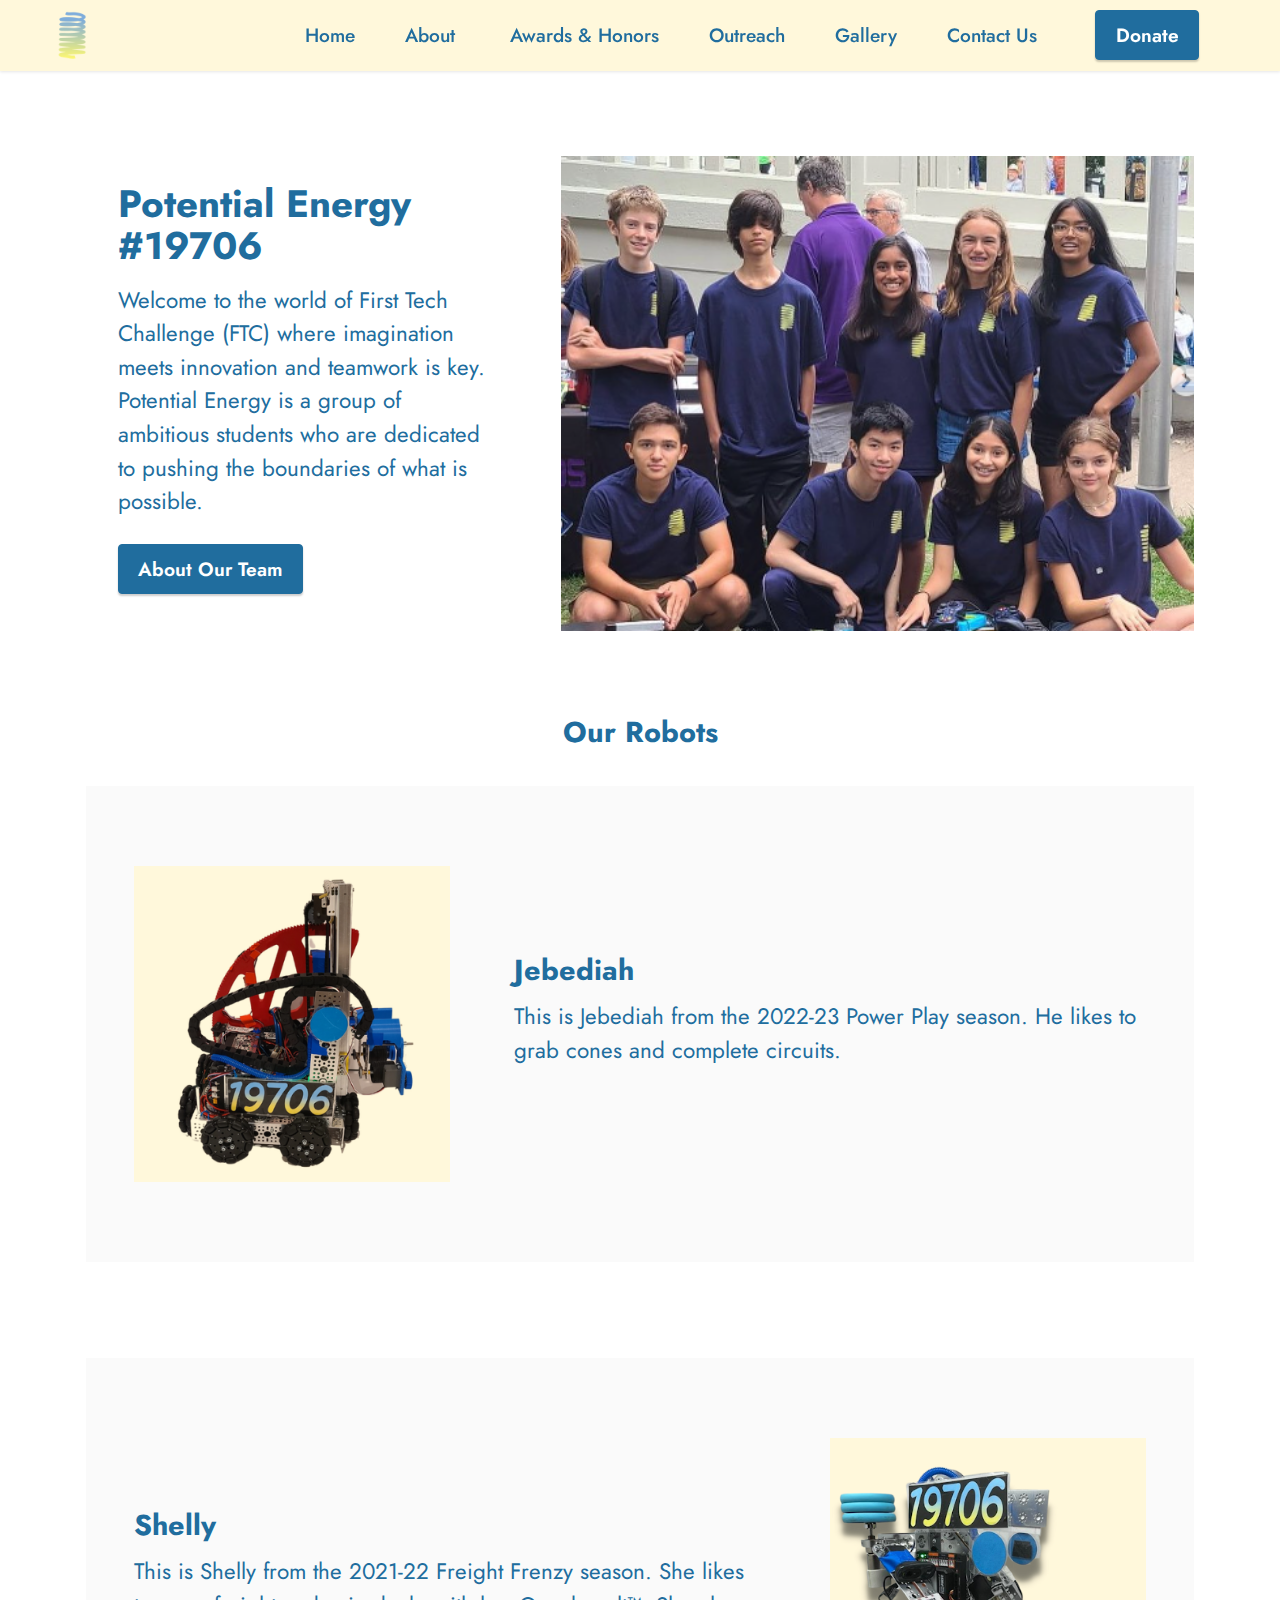
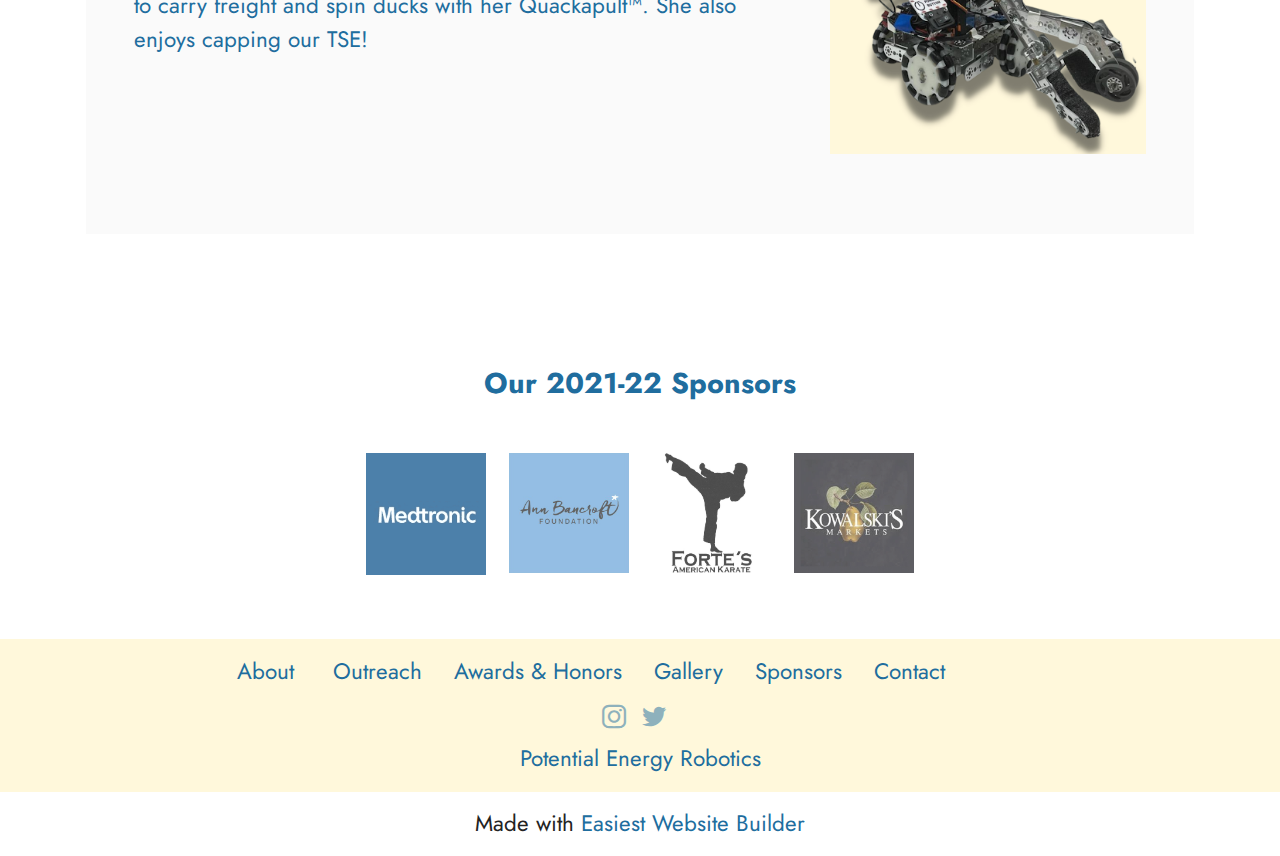
<file: index.html>
<!DOCTYPE html>
<html  >
<head>
  <!-- Site made with Mobirise Website Builder v5.6.5, https://mobirise.com -->
  <meta charset="UTF-8">
  <meta http-equiv="X-UA-Compatible" content="IE=edge">
  <meta name="generator" content="Mobirise v5.6.5, mobirise.com">
  <meta name="twitter:card" content="summary_large_image"/>
  <meta name="twitter:image:src" content="">
  <meta property="og:image" content="">
  <meta name="twitter:title" content="Home">
  <meta name="viewport" content="width=device-width, initial-scale=1, minimum-scale=1">
  <link rel="shortcut icon" href="assets/images/potenspring.png" type="image/x-icon">
  <meta name="description" content="">
  
  
  <title>Home</title>
  <link rel="stylesheet" href="assets/bootstrap/css/bootstrap.min.css">
  <link rel="stylesheet" href="assets/bootstrap/css/bootstrap-grid.min.css">
  <link rel="stylesheet" href="assets/bootstrap/css/bootstrap-reboot.min.css">
  <link rel="stylesheet" href="assets/dropdown/css/style.css">
  <link rel="stylesheet" href="assets/socicon/css/styles.css">
  <link rel="stylesheet" href="assets/theme/css/style.css">
  <link rel="preload" href="https://fonts.googleapis.com/css?family=Jost:100,200,300,400,500,600,700,800,900,100i,200i,300i,400i,500i,600i,700i,800i,900i&display=swap" as="style" onload="this.onload=null;this.rel='stylesheet'">
  <noscript><link rel="stylesheet" href="https://fonts.googleapis.com/css?family=Jost:100,200,300,400,500,600,700,800,900,100i,200i,300i,400i,500i,600i,700i,800i,900i&display=swap"></noscript>
  <link rel="preload" as="style" href="assets/mobirise/css/mbr-additional.css"><link rel="stylesheet" href="assets/mobirise/css/mbr-additional.css" type="text/css">
  
  
  
  
</head>
<body>
  
  <section data-bs-version="5.1" class="menu menu2 cid-tjOUwblQpk" once="menu" id="menu2-40">
    
    <nav class="navbar navbar-dropdown navbar-fixed-top navbar-expand-lg">
        <div class="container-fluid">
            <div class="navbar-brand">
                <span class="navbar-logo">
                    <a href="index.html">
                        <img src="assets/images/potenspring.png" alt="potenlogo" style="height: 3rem;">
                    </a>
                </span>
                
            </div>
            <button class="navbar-toggler" type="button" data-toggle="collapse" data-bs-toggle="collapse" data-target="#navbarSupportedContent" data-bs-target="#navbarSupportedContent" aria-controls="navbarNavAltMarkup" aria-expanded="false" aria-label="Toggle navigation">
                <div class="hamburger">
                    <span></span>
                    <span></span>
                    <span></span>
                    <span></span>
                </div>
            </button>
            <div class="collapse navbar-collapse" id="navbarSupportedContent">
                <ul class="navbar-nav nav-dropdown" data-app-modern-menu="true"><li class="nav-item"><a class="nav-link link text-primary show display-4" href="index.html" aria-expanded="false">Home</a></li><li class="nav-item"><a class="nav-link link text-primary display-4" href="about_us.html">About&nbsp;</a></li><li class="nav-item"><a class="nav-link link text-primary display-4" href="awards_and_honors.html">Awards &amp; Honors</a></li><li class="nav-item"><a class="nav-link link text-primary display-4" href="outreach.html">Outreach</a></li>
                    <li class="nav-item"><a class="nav-link link text-primary display-4" href="gallery.html" aria-expanded="false">Gallery</a></li><li class="nav-item"><a class="nav-link link text-primary display-4" href="contact_us.html">Contact Us</a></li></ul>
                
                <div class="navbar-buttons mbr-section-btn"><a class="btn btn-primary display-4" href="donate.html" target="_blank">Donate</a></div>
            </div>
        </div>
    </nav>
</section>

<section data-bs-version="5.1" class="header14 cid-tfuudqbJz8" id="header14-3a">

    

    

    <div class="container">
        <div class="row justify-content-center align-items-center">
            <div class="col-12 col-md-7 image-wrapper">
                <img src="assets/images/screen-shot-1944-10-25-at-4.17.56-pm-1.png" alt="the team">
            </div>
            <div class="col-12 col-md">
                <div class="text-wrapper">
                    <h1 class="mbr-section-title mbr-fonts-style mb-3 display-2">
                        <strong>Potential Energy #19706</strong><br></h1>
                    <p class="mbr-text mbr-fonts-style display-7">
                        Welcome to the world of First Tech Challenge (FTC) where imagination meets innovation and teamwork is key. Potential Energy is a group of ambitious students who are dedicated to pushing the boundaries of what is possible.</p>
                    <div class="mbr-section-btn mt-3"><a class="btn btn-primary display-4" href="about_us.html">About Our Team</a></div>
                </div>
            </div>
        </div>
    </div>
</section>

<section data-bs-version="5.1" class="content4 cid-tbN4RhGpAL" id="content4-30">
    
    
    <div class="container">
        <div class="row justify-content-center">
            <div class="title col-md-12 col-lg-7">
                <h3 class="mbr-section-title mbr-fonts-style align-center mb-4 display-5"><strong>Our Robots</strong></h3>
                
                
            </div>
        </div>
    </div>
</section>

<section data-bs-version="5.1" class="features16 cid-tt2X1aKSO3" id="features17-49">
    

    
    <div class="container">
        <div class="content-wrapper">
            <div class="row align-items-center">
                <div class="col-12 col-lg-4">
                    <div class="image-wrapper">
                        <img src="assets/images/jebediah-1.png" alt="Jebediah">
                    </div>
                </div>
                <div class="col-12 col-lg">
                    <div class="text-wrapper">
                        <h6 class="card-title mbr-fonts-style display-5">
                            <strong>Jebediah</strong></h6>
                        <p class="mbr-text mbr-fonts-style mb-4 display-7">This is Jebediah from the 2022-23 Power Play season. He likes to grab cones and complete circuits.</p>
                        
                    </div>
                </div>
            </div>
        </div>
    </div>
</section>

<section data-bs-version="5.1" class="features15 cid-tt2T5ZIPdm" id="features16-45">

    

    
    <div class="container">
        <div class="content-wrapper">
            <div class="row align-items-center">
                <div class="col-12 col-lg">
                    <div class="text-wrapper">
                        <h6 class="card-title mbr-fonts-style display-5">
                            <strong>Shelly</strong></h6>
                        <p class="mbr-text mbr-fonts-style mb-4 display-7">
                            This is Shelly from the 2021-22 Freight Frenzy season. She likes to carry freight and spin ducks with her Quackapult™. She also enjoys capping our TSE!</p>
                        
                    </div>
                </div>
                <div class="col-12 col-lg-4">
                    <div class="image-wrapper">
                        <img src="assets/images/shelly-2.png" alt="Shelly">
                    </div>
                </div>
            </div>
        </div>
    </div>
</section>

<section data-bs-version="5.1" class="clients1 cid-sVQ4sFJokc" id="clients1-u">
    
    <div class="images-container container">
        <div class="mbr-section-head">
            <h3 class="mbr-section-title mbr-fonts-style align-center mb-0 display-5"><strong>Our 2021-22 Sponsors</strong></h3>
            
            
        </div>
        <div class="row justify-content-center mt-4">
            <div class="col-md-3 card">
                <img src="assets/images/medtroniclogo-1.png" alt="">
            </div>
            <div class="col-md-3 card">
                <img src="assets/images/abflogo-3.jpeg" alt="">
            </div>
            <div class="col-md-3 card">
                <img src="assets/images/fortekaratelogo-1.jpeg" alt="">
            </div>
            <div class="col-md-3 card">
                <img src="assets/images/kowalskislogo-1.jpeg" alt="">
            </div>
            
            
            
            
        </div>
    </div>
</section>

<section data-bs-version="5.1" class="footer3 cid-tcmhgDZw4s" once="footers" id="footer3-38">

    

    

    <div class="container">
        <div class="media-container-row align-center mbr-white">
            <div class="row row-links">
                <ul class="foot-menu">
                    
                    
                    
                    
                    
                <li class="foot-menu-item mbr-fonts-style display-7">
                        <a class="text-primary" href="index.html">About&nbsp;</a></li><li class="foot-menu-item mbr-fonts-style display-7"><a href="outreach.html" class="text-primary">Outreach</a></li><li class="foot-menu-item mbr-fonts-style display-7"><a href="awards_and_honors.html" class="text-primary">Awards &amp; Honors</a></li><li class="foot-menu-item mbr-fonts-style display-7"><a href="gallery.html" class="text-primary">Gallery</a></li><li class="foot-menu-item mbr-fonts-style display-7"><a href="sponsors.html" class="text-primary">Sponsors</a></li><li class="foot-menu-item mbr-fonts-style display-7"><a href="contact_us.html" class="text-primary">Contact</a></li><li class="foot-menu-item mbr-fonts-style display-7"><a href="donate.html" class="text-warning">Donate</a></li></ul>
            </div>
            <div class="row social-row">
                <div class="social-list align-right pb-2">
                    
                    
                    
                    
                    
                    
                <div class="soc-item">
                        <a href="https://www.instagram.com/potenftc/" target="_blank">
                            <span class="mbr-iconfont mbr-iconfont-social socicon-instagram socicon" style="color: rgb(32, 109, 158); fill: rgb(32, 109, 158);"></span>
                        </a>
                    </div><div class="soc-item">
                        <a href="https://twitter.com/PotEnFtc" target="_blank">
                            <span class="mbr-iconfont mbr-iconfont-social socicon-twitter socicon" style="color: rgb(32, 109, 158); fill: rgb(32, 109, 158);"></span>
                        </a>
                    </div></div>
            </div>
            <div class="row row-copirayt">
                <p class="mbr-text mb-0 mbr-fonts-style mbr-white align-center display-7">Potential Energy Robotics</p>
            </div>
        </div>
    </div>
</section><section class="display-7" style="padding: 0;align-items: center;justify-content: center;flex-wrap: wrap;    align-content: center;display: flex;position: relative;height: 4rem;"><a href="https://mobiri.se/2696470" style="flex: 1 1;height: 4rem;position: absolute;width: 100%;z-index: 1;"><img alt="" style="height: 4rem;" src="[data-uri]"></a><p style="margin: 0;text-align: center;" class="display-7">Made with &#8204;</p><a style="z-index:1" href="https://mobirise.com/builder/easiest-website-builder.html">Easiest Website Builder</a></section><script src="assets/bootstrap/js/bootstrap.bundle.min.js"></script>  <script src="assets/smoothscroll/smooth-scroll.js"></script>  <script src="assets/ytplayer/index.js"></script>  <script src="assets/dropdown/js/navbar-dropdown.js"></script>  <script src="assets/theme/js/script.js"></script>  
  
  
</body>
</html>
</file>
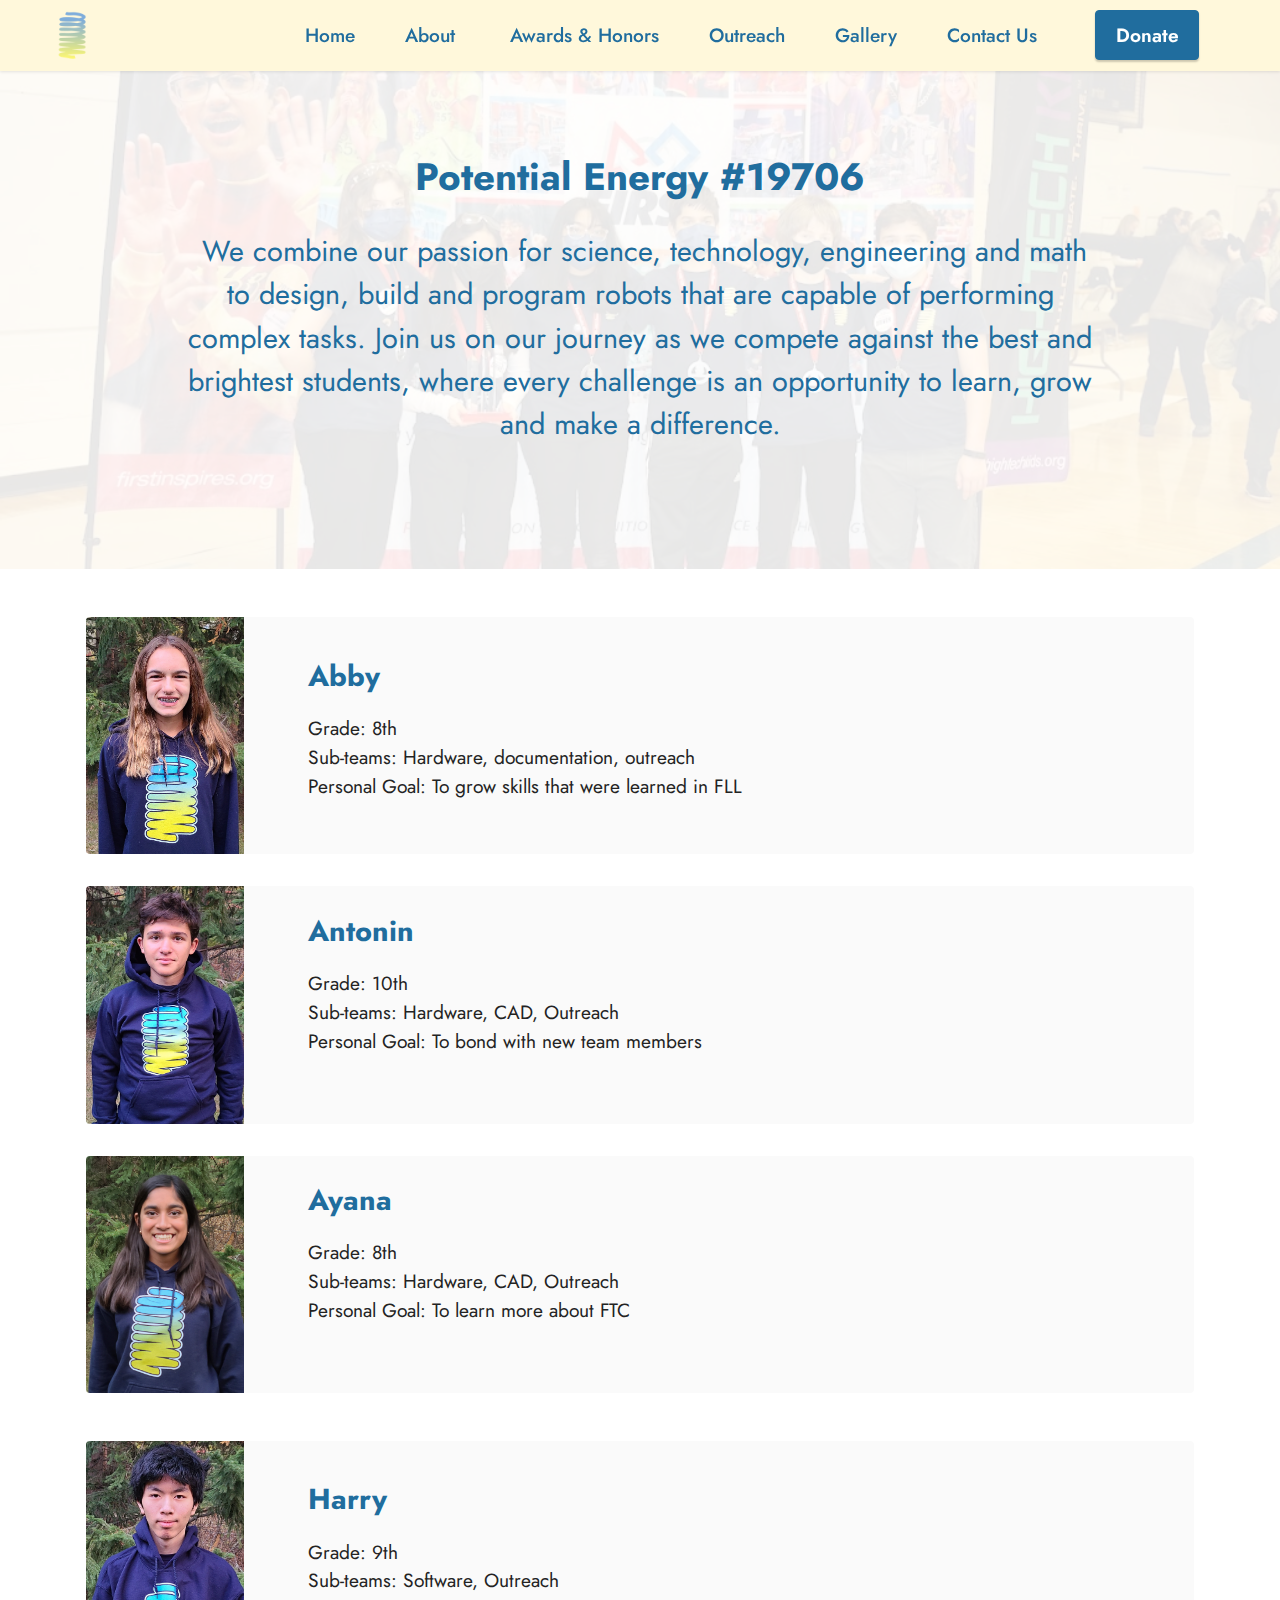
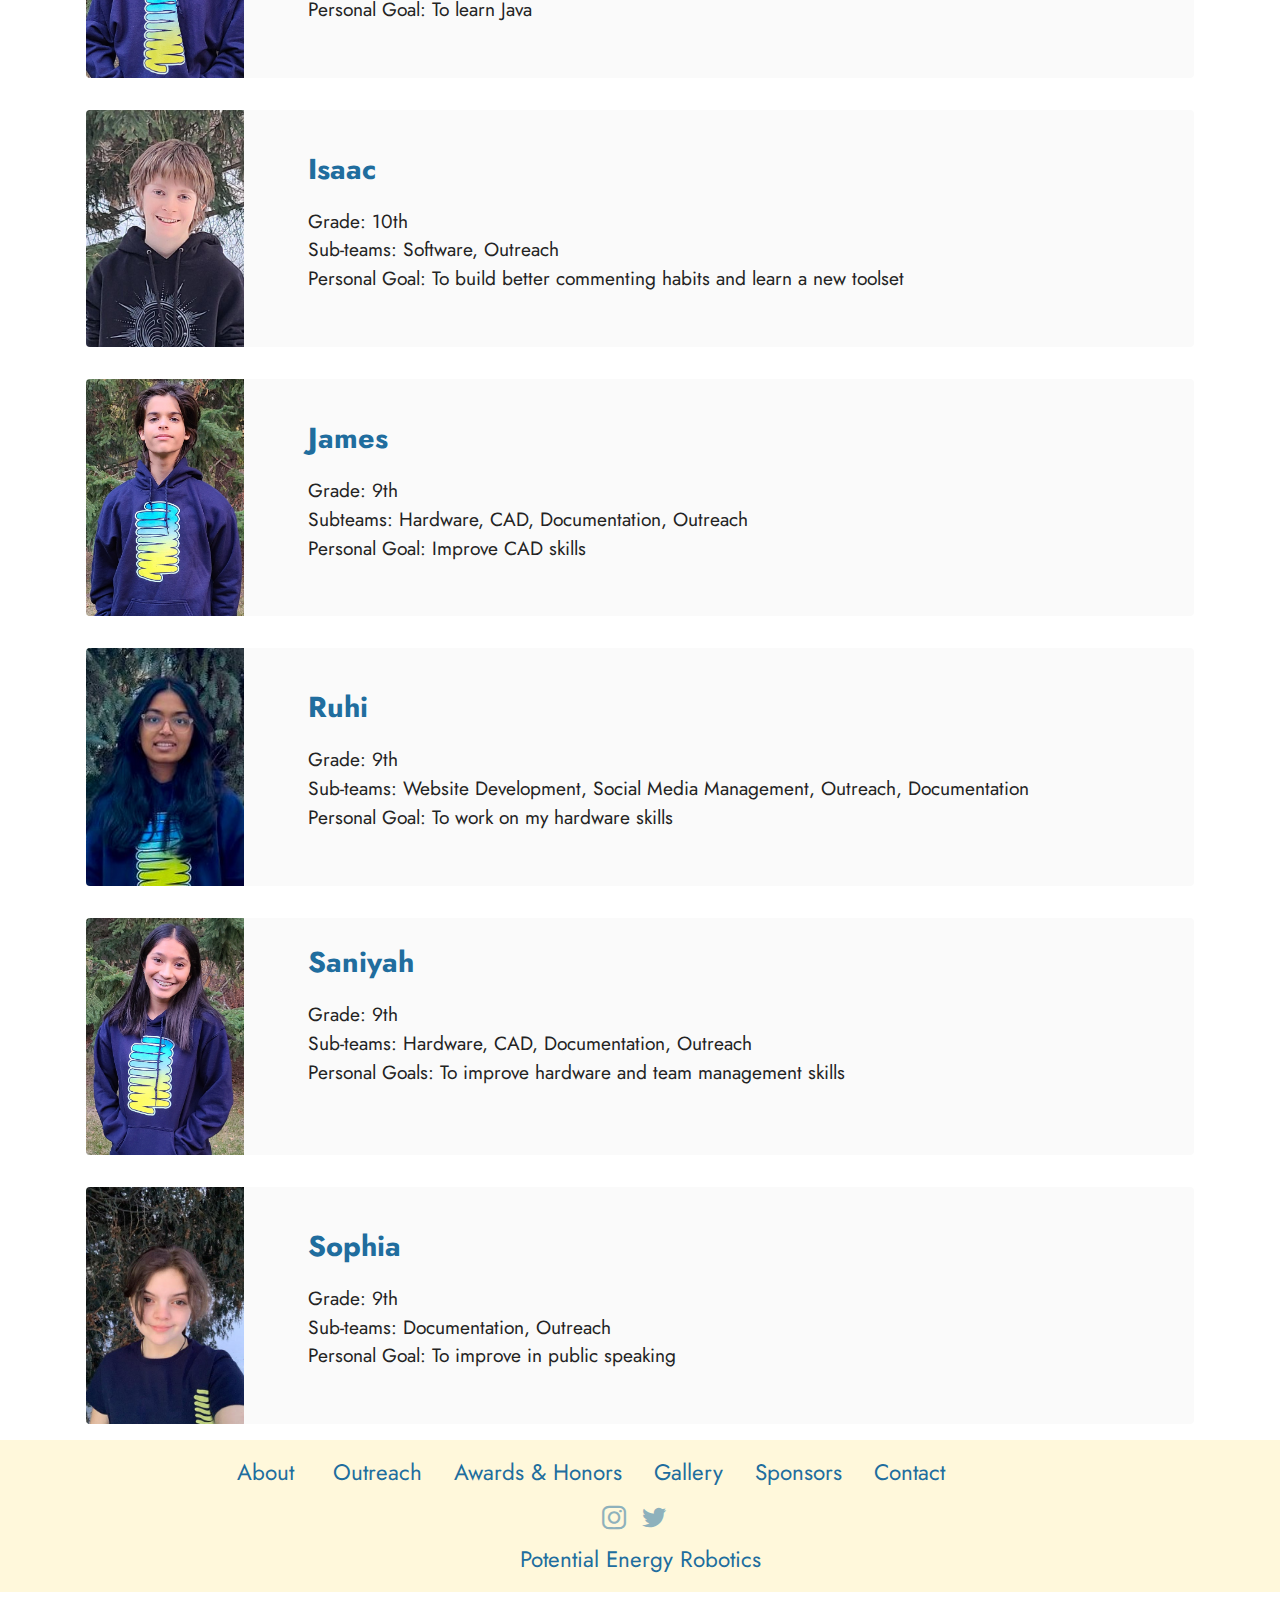
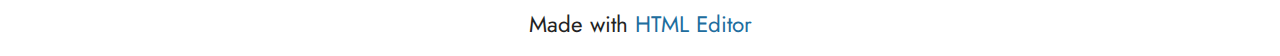
<file: about_us.html>
<!DOCTYPE html>
<html  >
<head>
  <!-- Site made with Mobirise Website Builder v5.6.5, https://mobirise.com -->
  <meta charset="UTF-8">
  <meta http-equiv="X-UA-Compatible" content="IE=edge">
  <meta name="generator" content="Mobirise v5.6.5, mobirise.com">
  <meta name="twitter:card" content="summary_large_image"/>
  <meta name="twitter:image:src" content="">
  <meta property="og:image" content="">
  <meta name="twitter:title" content="About">
  <meta name="viewport" content="width=device-width, initial-scale=1, minimum-scale=1">
  <link rel="shortcut icon" href="assets/images/potenspring.png" type="image/x-icon">
  <meta name="description" content="">
  
  
  <title>About</title>
  <link rel="stylesheet" href="assets/bootstrap/css/bootstrap.min.css">
  <link rel="stylesheet" href="assets/bootstrap/css/bootstrap-grid.min.css">
  <link rel="stylesheet" href="assets/bootstrap/css/bootstrap-reboot.min.css">
  <link rel="stylesheet" href="assets/dropdown/css/style.css">
  <link rel="stylesheet" href="assets/socicon/css/styles.css">
  <link rel="stylesheet" href="assets/theme/css/style.css">
  <link rel="preload" href="https://fonts.googleapis.com/css?family=Jost:100,200,300,400,500,600,700,800,900,100i,200i,300i,400i,500i,600i,700i,800i,900i&display=swap" as="style" onload="this.onload=null;this.rel='stylesheet'">
  <noscript><link rel="stylesheet" href="https://fonts.googleapis.com/css?family=Jost:100,200,300,400,500,600,700,800,900,100i,200i,300i,400i,500i,600i,700i,800i,900i&display=swap"></noscript>
  <link rel="preload" as="style" href="assets/mobirise/css/mbr-additional.css"><link rel="stylesheet" href="assets/mobirise/css/mbr-additional.css" type="text/css">
  
  
  
  
</head>
<body>
  
  <section data-bs-version="5.1" class="menu menu2 cid-tjOUwblQpk" once="menu" id="menu2-40">
    
    <nav class="navbar navbar-dropdown navbar-fixed-top navbar-expand-lg">
        <div class="container-fluid">
            <div class="navbar-brand">
                <span class="navbar-logo">
                    <a href="index.html">
                        <img src="assets/images/potenspring.png" alt="potenlogo" style="height: 3rem;">
                    </a>
                </span>
                
            </div>
            <button class="navbar-toggler" type="button" data-toggle="collapse" data-bs-toggle="collapse" data-target="#navbarSupportedContent" data-bs-target="#navbarSupportedContent" aria-controls="navbarNavAltMarkup" aria-expanded="false" aria-label="Toggle navigation">
                <div class="hamburger">
                    <span></span>
                    <span></span>
                    <span></span>
                    <span></span>
                </div>
            </button>
            <div class="collapse navbar-collapse" id="navbarSupportedContent">
                <ul class="navbar-nav nav-dropdown" data-app-modern-menu="true"><li class="nav-item"><a class="nav-link link text-primary show display-4" href="index.html" aria-expanded="false">Home</a></li><li class="nav-item"><a class="nav-link link text-primary display-4" href="about_us.html">About&nbsp;</a></li><li class="nav-item"><a class="nav-link link text-primary display-4" href="awards_and_honors.html">Awards &amp; Honors</a></li><li class="nav-item"><a class="nav-link link text-primary display-4" href="outreach.html">Outreach</a></li>
                    <li class="nav-item"><a class="nav-link link text-primary display-4" href="gallery.html" aria-expanded="false">Gallery</a></li><li class="nav-item"><a class="nav-link link text-primary display-4" href="contact_us.html">Contact Us</a></li></ul>
                
                <div class="navbar-buttons mbr-section-btn"><a class="btn btn-primary display-4" href="donate.html" target="_blank">Donate</a></div>
            </div>
        </div>
    </nav>
</section>

<section data-bs-version="5.1" class="content4 cid-tfUQDd9gSB" id="content4-3m">
    
    <div class="mbr-overlay" style="opacity: 0.9; background-color: rgb(255, 255, 255);">
    </div>
    <div class="container">
        <div class="row justify-content-center">
            <div class="title col-md-12 col-lg-10">
                <h3 class="mbr-section-title mbr-fonts-style align-center mb-4 display-2">
                    <strong>Potential Energy #19706</strong></h3>
                <h4 class="mbr-section-subtitle align-center mbr-fonts-style mb-4 display-5">&nbsp;We combine our passion for science, technology, engineering and math to design, build and program robots that are capable of performing complex tasks. Join us on our journey as we compete against the best and brightest students, where every challenge is an opportunity to learn, grow and make a difference.<div><br></div></h4>
                
            </div>
        </div>
    </div>
</section>

<section data-bs-version="5.1" class="team2 cid-tfUPzGEx6U" xmlns="http://www.w3.org/1999/html" id="team2-3l">
    
    
    <div class="container">
        <div class="card">
            <div class="card-wrapper">
                <div class="row align-items-center">
                    <div class="col-12 col-md-2">
                        <div class="image-wrapper">
                            <img src="assets/images/20221017-180910.jpeg" alt="Abby">
                        </div>
                    </div>
                    <div class="col-12 col-md">
                        <div class="card-box">
                            <h5 class="card-title mbr-fonts-style m-0 mb-3 display-5">
                                <strong>Abby</strong></h5>
                            
                            <p class="mbr-text mbr-fonts-style display-4">Grade: 8th<br>Sub-teams: Hardware, documentation, outreach<br>Personal Goal: To grow skills that were learned in FLL<br></p>
                            
                        </div>
                    </div>
                </div>
            </div>
        </div>
        <div class="card">
            <div class="card-wrapper">
                <div class="row align-items-center">
                    <div class="col-12 col-md-2">
                        <div class="image-wrapper">
                            <img src="assets/images/20221017-181224.jpeg" alt="Antonin">
                        </div>
                    </div>
                    <div class="col-12 col-md">
                        <div class="card-box">
                            <h5 class="card-title mbr-fonts-style m-0 mb-3 display-5">
                                <strong>Antonin</strong></h5>
                            
                            <p class="mbr-text mbr-fonts-style display-4">Grade: 10th<br>Sub-teams: Hardware, CAD, Outreach<br>Personal Goal: To bond with new team members  <br><br></p>
                            
                        </div>
                    </div>
                </div>
            </div>
        </div>
        <div class="card">
            <div class="card-wrapper">
                <div class="row align-items-center">
                    <div class="col-12 col-md-2">
                        <div class="image-wrapper">
                            <img src="assets/images/20221017-180813.jpeg" alt="Ayana">
                        </div>
                    </div>
                    <div class="col-12 col-md">
                        <div class="card-box">
                            <h5 class="card-title mbr-fonts-style m-0 mb-3 display-5">
                                <strong>Ayana</strong></h5>
                            
                            <p class="mbr-text mbr-fonts-style display-4">Grade: 8th<br>Sub-teams: Hardware, CAD, Outreach<br>Personal Goal: To learn more about FTC<br><br></p>
                            
                        </div>
                    </div>
                </div>
            </div>
        </div>
    </div>
</section>

<section data-bs-version="5.1" class="team2 cid-tfUPyBV9D9" xmlns="http://www.w3.org/1999/html" id="team2-3k">
    
    
    <div class="container">
        <div class="card">
            <div class="card-wrapper">
                <div class="row align-items-center">
                    <div class="col-12 col-md-2">
                        <div class="image-wrapper">
                            <img src="assets/images/20221017-181116.jpeg" alt="Harry">
                        </div>
                    </div>
                    <div class="col-12 col-md">
                        <div class="card-box">
                            <h5 class="card-title mbr-fonts-style m-0 mb-3 display-5">
                                <strong>Harry</strong></h5>
                            
                            <p class="mbr-text mbr-fonts-style display-4">Grade: 9th<br>Sub-teams: Software, Outreach<br>Personal Goal: To learn Java<br></p>
                            
                        </div>
                    </div>
                </div>
            </div>
        </div>
        <div class="card">
            <div class="card-wrapper">
                <div class="row align-items-center">
                    <div class="col-12 col-md-2">
                        <div class="image-wrapper">
                            <img src="assets/images/isaac.jpeg" alt="Isaac">
                        </div>
                    </div>
                    <div class="col-12 col-md">
                        <div class="card-box">
                            <h5 class="card-title mbr-fonts-style m-0 mb-3 display-5">
                                <strong>Isaac&nbsp;</strong></h5>
                            
                            <p class="mbr-text mbr-fonts-style display-4">Grade: 10th<br>Sub-teams: Software, Outreach<br>Personal Goal: To build better commenting habits and learn a new toolset&nbsp;&nbsp;<br></p>
                            
                        </div>
                    </div>
                </div>
            </div>
        </div>
        <div class="card">
            <div class="card-wrapper">
                <div class="row align-items-center">
                    <div class="col-12 col-md-2">
                        <div class="image-wrapper">
                            <img src="assets/images/20221017-181455.jpeg" alt="James">
                        </div>
                    </div>
                    <div class="col-12 col-md">
                        <div class="card-box">
                            <h5 class="card-title mbr-fonts-style m-0 mb-3 display-5"><strong>James&nbsp;</strong></h5>
                            
                            <p class="mbr-text mbr-fonts-style display-4">Grade: 9th<br>Subteams: Hardware, CAD, Documentation, Outreach<br>Personal Goal: Improve CAD skills<br></p>
                            
                        </div>
                    </div>
                </div>
            </div>
        </div>
    </div>
</section>

<section data-bs-version="5.1" class="team2 cid-tjOGwtgLd3" xmlns="http://www.w3.org/1999/html" id="team2-3y">
    
    
    <div class="container">
        <div class="card">
            <div class="card-wrapper">
                <div class="row align-items-center">
                    <div class="col-12 col-md-2">
                        <div class="image-wrapper">
                            <img src="assets/images/ruhi.jpeg" alt="Ruhi">
                        </div>
                    </div>
                    <div class="col-12 col-md">
                        <div class="card-box">
                            <h5 class="card-title mbr-fonts-style m-0 mb-3 display-5">
                                <strong>Ruhi</strong></h5>
                            
                            <p class="mbr-text mbr-fonts-style display-4">Grade: 9th<br>Sub-teams: Website Development, Social Media Management, Outreach, Documentation<br>Personal Goal: To work on my hardware skills<br></p>
                            
                        </div>
                    </div>
                </div>
            </div>
        </div>
        <div class="card">
            <div class="card-wrapper">
                <div class="row align-items-center">
                    <div class="col-12 col-md-2">
                        <div class="image-wrapper">
                            <img src="assets/images/20221017-181314.jpeg" alt="Saniyah Taher">
                        </div>
                    </div>
                    <div class="col-12 col-md">
                        <div class="card-box">
                            <h5 class="card-title mbr-fonts-style m-0 mb-3 display-5">
                                <strong>Saniyah</strong></h5>
                            
                            <p class="mbr-text mbr-fonts-style display-4">Grade: 9th<br>Sub-teams: Hardware, CAD, Documentation, Outreach<br>Personal Goals: To improve hardware and team management skills  <br><br></p>
                            
                        </div>
                    </div>
                </div>
            </div>
        </div>
        <div class="card">
            <div class="card-wrapper">
                <div class="row align-items-center">
                    <div class="col-12 col-md-2">
                        <div class="image-wrapper">
                            <img src="assets/images/sophia-2.png" alt="Sophia">
                        </div>
                    </div>
                    <div class="col-12 col-md">
                        <div class="card-box">
                            <h5 class="card-title mbr-fonts-style m-0 mb-3 display-5">
                                <strong>Sophia</strong></h5>
                            
                            <p class="mbr-text mbr-fonts-style display-4">Grade: 9th<br>Sub-teams: Documentation, Outreach<br>Personal Goal: To improve in public speaking<br></p>
                            
                        </div>
                    </div>
                </div>
            </div>
        </div>
    </div>
</section>

<section data-bs-version="5.1" class="footer3 cid-tcmhgDZw4s" once="footers" id="footer3-3c">

    

    

    <div class="container">
        <div class="media-container-row align-center mbr-white">
            <div class="row row-links">
                <ul class="foot-menu">
                    
                    
                    
                    
                    
                <li class="foot-menu-item mbr-fonts-style display-7">
                        <a class="text-primary" href="index.html">About&nbsp;</a></li><li class="foot-menu-item mbr-fonts-style display-7"><a href="outreach.html" class="text-primary">Outreach</a></li><li class="foot-menu-item mbr-fonts-style display-7"><a href="awards_and_honors.html" class="text-primary">Awards &amp; Honors</a></li><li class="foot-menu-item mbr-fonts-style display-7"><a href="gallery.html" class="text-primary">Gallery</a></li><li class="foot-menu-item mbr-fonts-style display-7"><a href="sponsors.html" class="text-primary">Sponsors</a></li><li class="foot-menu-item mbr-fonts-style display-7"><a href="contact_us.html" class="text-primary">Contact</a></li><li class="foot-menu-item mbr-fonts-style display-7"><a href="donate.html" class="text-warning">Donate</a></li></ul>
            </div>
            <div class="row social-row">
                <div class="social-list align-right pb-2">
                    
                    
                    
                    
                    
                    
                <div class="soc-item">
                        <a href="https://www.instagram.com/potenftc/" target="_blank">
                            <span class="mbr-iconfont mbr-iconfont-social socicon-instagram socicon" style="color: rgb(32, 109, 158); fill: rgb(32, 109, 158);"></span>
                        </a>
                    </div><div class="soc-item">
                        <a href="https://twitter.com/PotEnFtc" target="_blank">
                            <span class="mbr-iconfont mbr-iconfont-social socicon-twitter socicon" style="color: rgb(32, 109, 158); fill: rgb(32, 109, 158);"></span>
                        </a>
                    </div></div>
            </div>
            <div class="row row-copirayt">
                <p class="mbr-text mb-0 mbr-fonts-style mbr-white align-center display-7">Potential Energy Robotics</p>
            </div>
        </div>
    </div>
</section><section class="display-7" style="padding: 0;align-items: center;justify-content: center;flex-wrap: wrap;    align-content: center;display: flex;position: relative;height: 4rem;"><a href="https://mobiri.se/2696470" style="flex: 1 1;height: 4rem;position: absolute;width: 100%;z-index: 1;"><img alt="" style="height: 4rem;" src="[data-uri]"></a><p style="margin: 0;text-align: center;" class="display-7">Made with &#8204;</p><a style="z-index:1" href="https://mobirise.com/html-editor.html">HTML Editor</a></section><script src="assets/bootstrap/js/bootstrap.bundle.min.js"></script>  <script src="assets/smoothscroll/smooth-scroll.js"></script>  <script src="assets/ytplayer/index.js"></script>  <script src="assets/dropdown/js/navbar-dropdown.js"></script>  <script src="assets/theme/js/script.js"></script>  
  
  
</body>
</html>
</file>
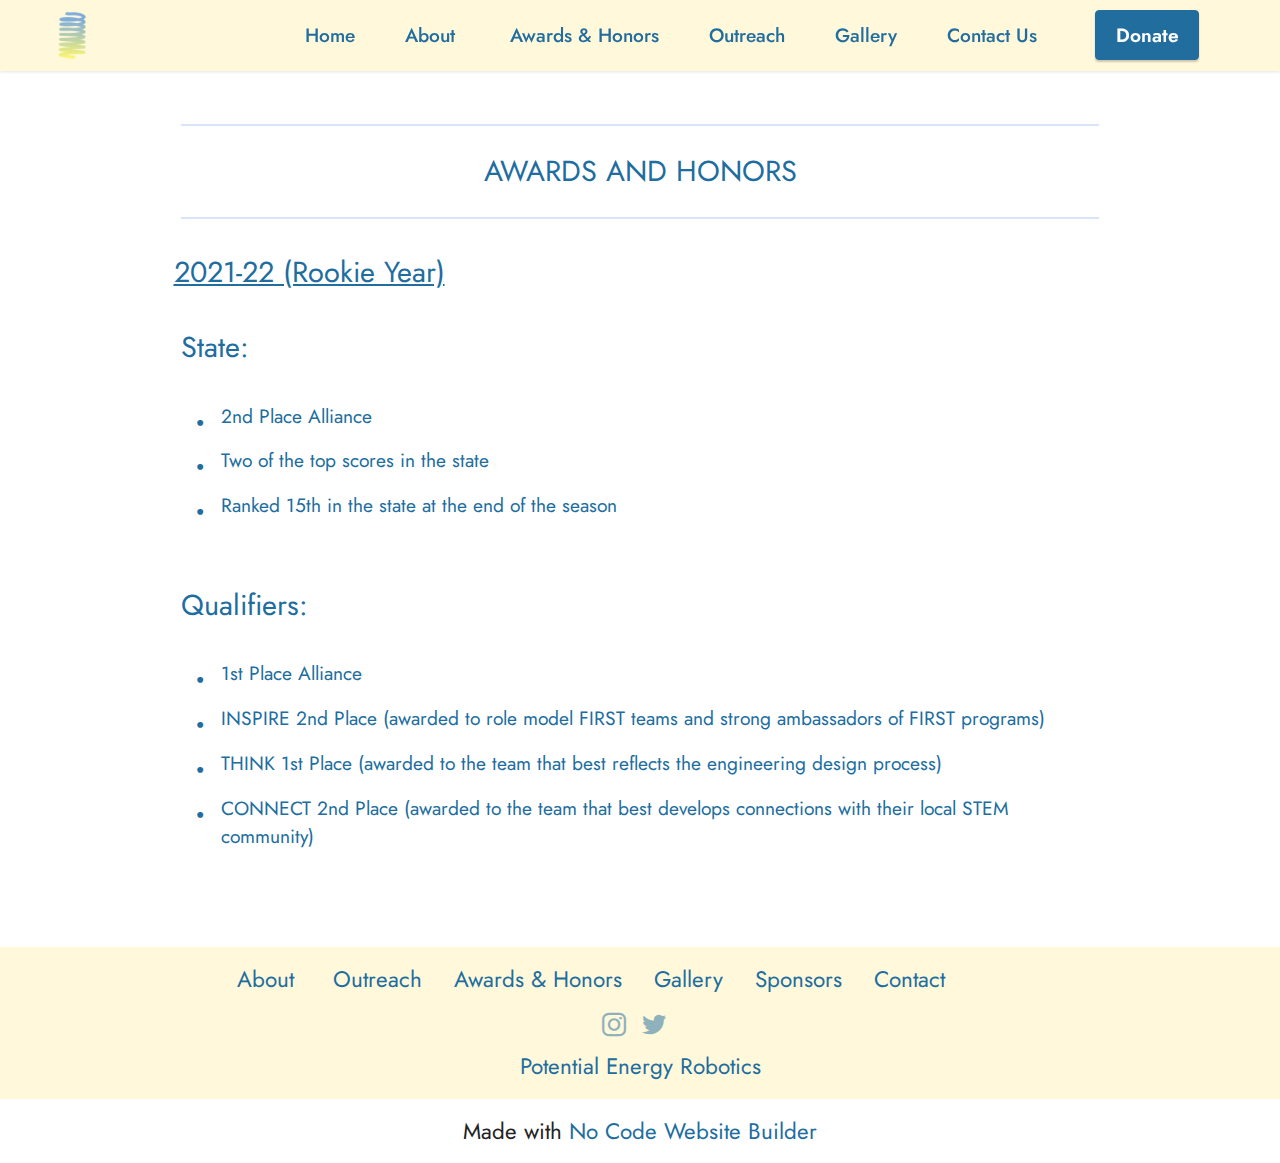
<file: awards_and_honors.html>
<!DOCTYPE html>
<html  >
<head>
  <!-- Site made with Mobirise Website Builder v5.6.5, https://mobirise.com -->
  <meta charset="UTF-8">
  <meta http-equiv="X-UA-Compatible" content="IE=edge">
  <meta name="generator" content="Mobirise v5.6.5, mobirise.com">
  <meta name="twitter:card" content="summary_large_image"/>
  <meta name="twitter:image:src" content="">
  <meta property="og:image" content="">
  <meta name="twitter:title" content="Awards and Honors">
  <meta name="viewport" content="width=device-width, initial-scale=1, minimum-scale=1">
  <link rel="shortcut icon" href="assets/images/potenspring.png" type="image/x-icon">
  <meta name="description" content="">
  
  
  <title>Awards and Honors</title>
  <link rel="stylesheet" href="assets/bootstrap/css/bootstrap.min.css">
  <link rel="stylesheet" href="assets/bootstrap/css/bootstrap-grid.min.css">
  <link rel="stylesheet" href="assets/bootstrap/css/bootstrap-reboot.min.css">
  <link rel="stylesheet" href="assets/dropdown/css/style.css">
  <link rel="stylesheet" href="assets/socicon/css/styles.css">
  <link rel="stylesheet" href="assets/theme/css/style.css">
  <link rel="preload" href="https://fonts.googleapis.com/css?family=Jost:100,200,300,400,500,600,700,800,900,100i,200i,300i,400i,500i,600i,700i,800i,900i&display=swap" as="style" onload="this.onload=null;this.rel='stylesheet'">
  <noscript><link rel="stylesheet" href="https://fonts.googleapis.com/css?family=Jost:100,200,300,400,500,600,700,800,900,100i,200i,300i,400i,500i,600i,700i,800i,900i&display=swap"></noscript>
  <link rel="preload" as="style" href="assets/mobirise/css/mbr-additional.css"><link rel="stylesheet" href="assets/mobirise/css/mbr-additional.css" type="text/css">
  
  
  
  
</head>
<body>
  
  <section data-bs-version="5.1" class="menu menu2 cid-tjOUwblQpk" once="menu" id="menu2-40">
    
    <nav class="navbar navbar-dropdown navbar-fixed-top navbar-expand-lg">
        <div class="container-fluid">
            <div class="navbar-brand">
                <span class="navbar-logo">
                    <a href="index.html">
                        <img src="assets/images/potenspring.png" alt="potenlogo" style="height: 3rem;">
                    </a>
                </span>
                
            </div>
            <button class="navbar-toggler" type="button" data-toggle="collapse" data-bs-toggle="collapse" data-target="#navbarSupportedContent" data-bs-target="#navbarSupportedContent" aria-controls="navbarNavAltMarkup" aria-expanded="false" aria-label="Toggle navigation">
                <div class="hamburger">
                    <span></span>
                    <span></span>
                    <span></span>
                    <span></span>
                </div>
            </button>
            <div class="collapse navbar-collapse" id="navbarSupportedContent">
                <ul class="navbar-nav nav-dropdown" data-app-modern-menu="true"><li class="nav-item"><a class="nav-link link text-primary show display-4" href="index.html" aria-expanded="false">Home</a></li><li class="nav-item"><a class="nav-link link text-primary display-4" href="about_us.html">About&nbsp;</a></li><li class="nav-item"><a class="nav-link link text-primary display-4" href="awards_and_honors.html">Awards &amp; Honors</a></li><li class="nav-item"><a class="nav-link link text-primary display-4" href="outreach.html">Outreach</a></li>
                    <li class="nav-item"><a class="nav-link link text-primary display-4" href="gallery.html" aria-expanded="false">Gallery</a></li><li class="nav-item"><a class="nav-link link text-primary display-4" href="contact_us.html">Contact Us</a></li></ul>
                
                <div class="navbar-buttons mbr-section-btn"><a class="btn btn-primary display-4" href="donate.html" target="_blank">Donate</a></div>
            </div>
        </div>
    </nav>
</section>

<section data-bs-version="5.1" class="content6 cid-sVWg8rE18G" id="content6-1b">
    
    <div class="container">
        <div class="row justify-content-center">
            <div class="col-md-12 col-lg-10">
                <hr class="line">
                <p class="mbr-text align-center mbr-fonts-style my-4 display-5">
                    AWARDS AND HONORS</p>
                <hr class="line">
            </div>
        </div>
    </div>
</section>

<section data-bs-version="5.1" class="content14 cid-tbvgoUGici" id="content14-2p">
    
    
    
    <div class="container">
        <div class="row justify-content-center">
            <div class="col-md-12 col-lg-11">
                    
                <ul class="list mbr-fonts-style display-5"><u>2021-22 (Rookie Year)</u></ul>
            </div>
        </div>
    </div>
</section>

<section data-bs-version="5.1" class="content14 cid-sVRNh9BN4v" id="content14-y">
    
    
    
    <div class="container">
        <div class="row justify-content-center">
            <div class="col-md-12 col-lg-10">
                    <h3 class="mbr-section-title mbr-fonts-style mb-4 display-5">State:</h3>
                <ul class="list mbr-fonts-style display-4">
                    <li>2nd Place Alliance</li><li>Two of the top scores in the state</li><li>Ranked 15th in the state at the end of the season</li>
                </ul>
            </div>
        </div>
    </div>
</section>

<section data-bs-version="5.1" class="content14 cid-tbvfZoGKbB" id="content14-2o">
    
    
    
    <div class="container">
        <div class="row justify-content-center">
            <div class="col-md-12 col-lg-10">
                    <h3 class="mbr-section-title mbr-fonts-style mb-4 display-5">Qualifiers:</h3>
                <ul class="list mbr-fonts-style display-4">
                    <li>1st Place Alliance</li><li>INSPIRE 2nd Place (awarded to role model FIRST teams and strong ambassadors of FIRST programs)</li><li>THINK 1st Place (awarded to the team that best reflects the engineering design process)</li><li>CONNECT 2nd Place (awarded to the team that best develops connections with their local STEM community)</li>
                </ul>
            </div>
        </div>
    </div>
</section>

<section data-bs-version="5.1" class="footer3 cid-tcmhgDZw4s" once="footers" id="footer3-38">

    

    

    <div class="container">
        <div class="media-container-row align-center mbr-white">
            <div class="row row-links">
                <ul class="foot-menu">
                    
                    
                    
                    
                    
                <li class="foot-menu-item mbr-fonts-style display-7">
                        <a class="text-primary" href="index.html">About&nbsp;</a></li><li class="foot-menu-item mbr-fonts-style display-7"><a href="outreach.html" class="text-primary">Outreach</a></li><li class="foot-menu-item mbr-fonts-style display-7"><a href="awards_and_honors.html" class="text-primary">Awards &amp; Honors</a></li><li class="foot-menu-item mbr-fonts-style display-7"><a href="gallery.html" class="text-primary">Gallery</a></li><li class="foot-menu-item mbr-fonts-style display-7"><a href="sponsors.html" class="text-primary">Sponsors</a></li><li class="foot-menu-item mbr-fonts-style display-7"><a href="contact_us.html" class="text-primary">Contact</a></li><li class="foot-menu-item mbr-fonts-style display-7"><a href="donate.html" class="text-warning">Donate</a></li></ul>
            </div>
            <div class="row social-row">
                <div class="social-list align-right pb-2">
                    
                    
                    
                    
                    
                    
                <div class="soc-item">
                        <a href="https://www.instagram.com/potenftc/" target="_blank">
                            <span class="mbr-iconfont mbr-iconfont-social socicon-instagram socicon" style="color: rgb(32, 109, 158); fill: rgb(32, 109, 158);"></span>
                        </a>
                    </div><div class="soc-item">
                        <a href="https://twitter.com/PotEnFtc" target="_blank">
                            <span class="mbr-iconfont mbr-iconfont-social socicon-twitter socicon" style="color: rgb(32, 109, 158); fill: rgb(32, 109, 158);"></span>
                        </a>
                    </div></div>
            </div>
            <div class="row row-copirayt">
                <p class="mbr-text mb-0 mbr-fonts-style mbr-white align-center display-7">Potential Energy Robotics</p>
            </div>
        </div>
    </div>
</section><section class="display-7" style="padding: 0;align-items: center;justify-content: center;flex-wrap: wrap;    align-content: center;display: flex;position: relative;height: 4rem;"><a href="https://mobiri.se/2696470" style="flex: 1 1;height: 4rem;position: absolute;width: 100%;z-index: 1;"><img alt="" style="height: 4rem;" src="[data-uri]"></a><p style="margin: 0;text-align: center;" class="display-7">Made with &#8204;</p><a style="z-index:1" href="https://mobirise.com/builder/no-code-website-builder.html">No Code Website Builder</a></section><script src="assets/bootstrap/js/bootstrap.bundle.min.js"></script>  <script src="assets/smoothscroll/smooth-scroll.js"></script>  <script src="assets/ytplayer/index.js"></script>  <script src="assets/dropdown/js/navbar-dropdown.js"></script>  <script src="assets/theme/js/script.js"></script>  
  
  
</body>
</html>
</file>
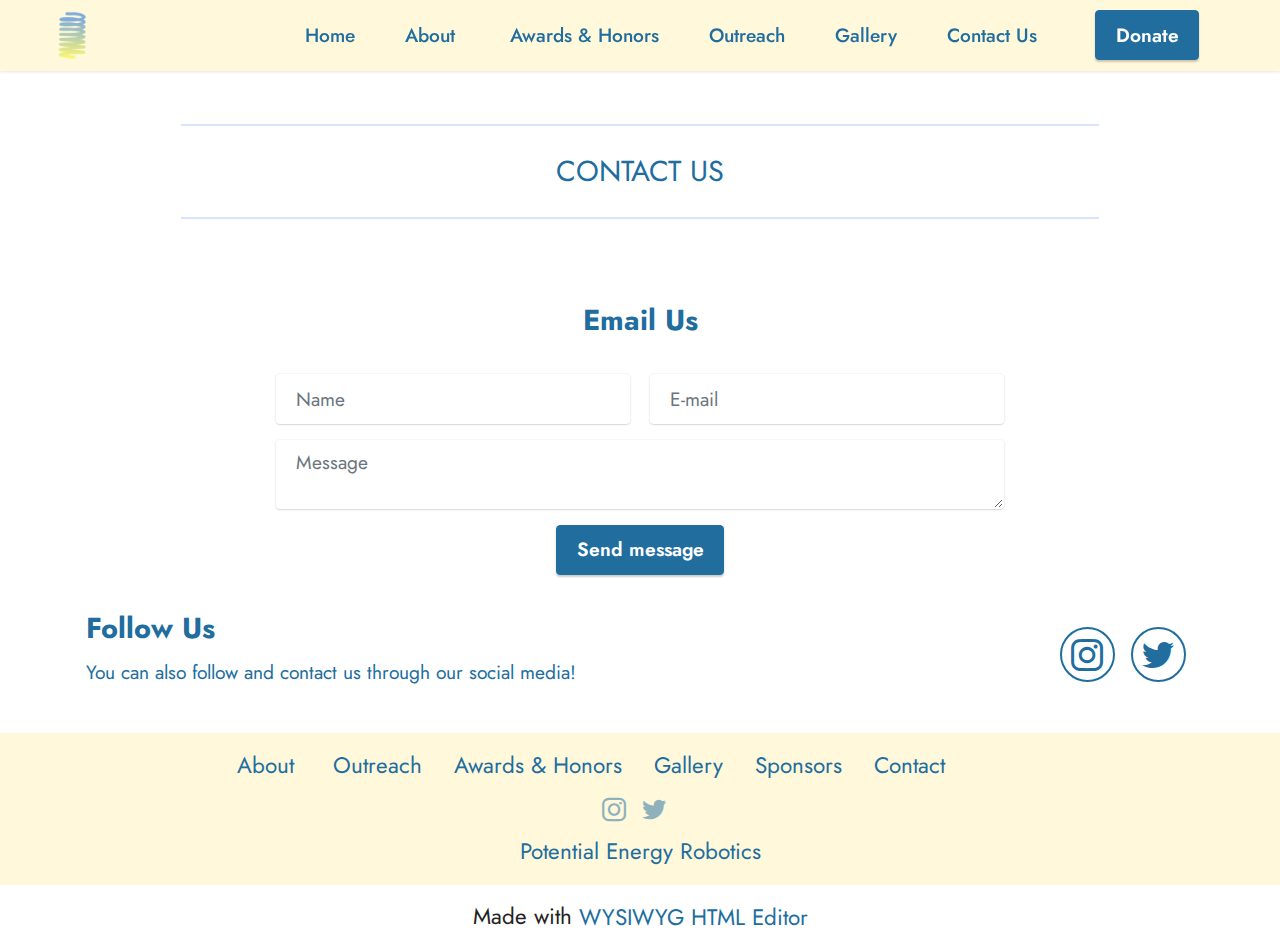
<file: contact_us.html>
<!DOCTYPE html>
<html  >
<head>
  <!-- Site made with Mobirise Website Builder v5.6.5, https://mobirise.com -->
  <meta charset="UTF-8">
  <meta http-equiv="X-UA-Compatible" content="IE=edge">
  <meta name="generator" content="Mobirise v5.6.5, mobirise.com">
  <meta name="twitter:card" content="summary_large_image"/>
  <meta name="twitter:image:src" content="">
  <meta property="og:image" content="">
  <meta name="twitter:title" content="Contact Us">
  <meta name="viewport" content="width=device-width, initial-scale=1, minimum-scale=1">
  <link rel="shortcut icon" href="assets/images/potenspring.png" type="image/x-icon">
  <meta name="description" content="">
  
  
  <title>Contact Us</title>
  <link rel="stylesheet" href="assets/bootstrap/css/bootstrap.min.css">
  <link rel="stylesheet" href="assets/bootstrap/css/bootstrap-grid.min.css">
  <link rel="stylesheet" href="assets/bootstrap/css/bootstrap-reboot.min.css">
  <link rel="stylesheet" href="assets/socicon/css/styles.css">
  <link rel="stylesheet" href="assets/dropdown/css/style.css">
  <link rel="stylesheet" href="assets/theme/css/style.css">
  <link rel="preload" href="https://fonts.googleapis.com/css?family=Jost:100,200,300,400,500,600,700,800,900,100i,200i,300i,400i,500i,600i,700i,800i,900i&display=swap" as="style" onload="this.onload=null;this.rel='stylesheet'">
  <noscript><link rel="stylesheet" href="https://fonts.googleapis.com/css?family=Jost:100,200,300,400,500,600,700,800,900,100i,200i,300i,400i,500i,600i,700i,800i,900i&display=swap"></noscript>
  <link rel="preload" as="style" href="assets/mobirise/css/mbr-additional.css"><link rel="stylesheet" href="assets/mobirise/css/mbr-additional.css" type="text/css">
  
  
  
  
</head>
<body>
  
  <section data-bs-version="5.1" class="menu menu2 cid-tjOUwblQpk" once="menu" id="menu2-40">
    
    <nav class="navbar navbar-dropdown navbar-fixed-top navbar-expand-lg">
        <div class="container-fluid">
            <div class="navbar-brand">
                <span class="navbar-logo">
                    <a href="index.html">
                        <img src="assets/images/potenspring.png" alt="potenlogo" style="height: 3rem;">
                    </a>
                </span>
                
            </div>
            <button class="navbar-toggler" type="button" data-toggle="collapse" data-bs-toggle="collapse" data-target="#navbarSupportedContent" data-bs-target="#navbarSupportedContent" aria-controls="navbarNavAltMarkup" aria-expanded="false" aria-label="Toggle navigation">
                <div class="hamburger">
                    <span></span>
                    <span></span>
                    <span></span>
                    <span></span>
                </div>
            </button>
            <div class="collapse navbar-collapse" id="navbarSupportedContent">
                <ul class="navbar-nav nav-dropdown" data-app-modern-menu="true"><li class="nav-item"><a class="nav-link link text-primary show display-4" href="index.html" aria-expanded="false">Home</a></li><li class="nav-item"><a class="nav-link link text-primary display-4" href="about_us.html">About&nbsp;</a></li><li class="nav-item"><a class="nav-link link text-primary display-4" href="awards_and_honors.html">Awards &amp; Honors</a></li><li class="nav-item"><a class="nav-link link text-primary display-4" href="outreach.html">Outreach</a></li>
                    <li class="nav-item"><a class="nav-link link text-primary display-4" href="gallery.html" aria-expanded="false">Gallery</a></li><li class="nav-item"><a class="nav-link link text-primary display-4" href="contact_us.html">Contact Us</a></li></ul>
                
                <div class="navbar-buttons mbr-section-btn"><a class="btn btn-primary display-4" href="donate.html" target="_blank">Donate</a></div>
            </div>
        </div>
    </nav>
</section>

<section data-bs-version="5.1" class="content6 cid-sVWkJkeu8D" id="content6-1j">
    
    <div class="container">
        <div class="row justify-content-center">
            <div class="col-md-12 col-lg-10">
                <hr class="line">
                <p class="mbr-text align-center mbr-fonts-style my-4 display-5">
                    CONTACT US</p>
                <hr class="line">
            </div>
        </div>
    </div>
</section>

<section data-bs-version="5.1" class="form5 cid-sVWiUTcq1n" id="form5-1g">
    
    
    <div class="container">
        <div class="mbr-section-head">
            <h3 class="mbr-section-title mbr-fonts-style align-center mb-0 display-5">
                <strong>Email Us</strong></h3>
            
        </div>
        <div class="row justify-content-center mt-4">
            <div class="col-lg-8 mx-auto mbr-form" data-form-type="formoid">
                <form action="https://mobirise.eu/" method="POST" class="mbr-form form-with-styler" data-form-title="Form Name"><input type="hidden" name="email" data-form-email="true" value="i6dq7mwKmrJz6n9pSt4GOv3cgNAweuRaJbz/FaJgL6kBIxo+3UjrWj12yI/iYEPJBx+LDHUcg+5qx5OxPGHR3kt/onb9V0Ld5WWdECGXVwDOj3Qyv1ug3nTSqU9BlROH">
                    <div class="row">
                        <div hidden="hidden" data-form-alert="" class="alert alert-success col-12">Thanks for reaching out to us! We will get back to you soon.</div>
                        <div hidden="hidden" data-form-alert-danger="" class="alert alert-danger col-12">
                            Oops...! some problem!
                        </div>
                    </div>
                    <div class="dragArea row">
                        <div class="col-md col-sm-12 form-group mb-3" data-for="name">
                            <input type="text" name="name" placeholder="Name" data-form-field="name" class="form-control" value="" id="name-form5-1g">
                        </div>
                        <div class="col-md col-sm-12 form-group mb-3" data-for="email">
                            <input type="email" name="email" placeholder="E-mail" data-form-field="email" class="form-control" value="" id="email-form5-1g">
                        </div>
                        
                        <div class="col-12 form-group mb-3" data-for="textarea">
                            <textarea name="textarea" placeholder="Message" data-form-field="textarea" class="form-control" id="textarea-form5-1g"></textarea>
                        </div>
                        <div class="col-lg-12 col-md-12 col-sm-12 align-center mbr-section-btn"><button type="submit" class="btn btn-primary display-4">Send message</button></div>
                    </div>
                </form>
            </div>
        </div>
    </div>
</section>

<section data-bs-version="5.1" class="contacts4 cid-sVWjb7SCNh" id="contacts4-1h">

    

    

    <div class="container">
        <div class="row align-items-center justify-content-center">
            <div class="text-content col-12 col-md-6">
                <h2 class="mbr-section-title mbr-fonts-style display-5">
                    <strong>Follow Us</strong>
                </h2>
                <p class="mbr-text mbr-fonts-style display-4">You can also follow and contact us through our social media!</p>
            </div>
            <div class="icons d-flex align-items-center col-12 col-md-6 justify-content-end mt-md-0 mt-2 flex-wrap">
                <a href="https://www.instagram.com/potenftc/?utm_medium=copy_link" target="_blank">
                    <span class="mbr-iconfont mbr-iconfont-social socicon-instagram socicon" style="color: rgb(32, 109, 158); fill: rgb(32, 109, 158);"></span>
                </a>
                <a href="https://twitter.com/potenftc?s=11" target="_blank">
                    <span class="mbr-iconfont mbr-iconfont-social socicon-twitter socicon" style="color: rgb(32, 109, 158); fill: rgb(32, 109, 158);"></span>
                </a>
                
                
                
                
                
                
                
                
            </div>
        </div>
    </div>
    
</section>

<section data-bs-version="5.1" class="footer3 cid-tcmhgDZw4s" once="footers" id="footer3-38">

    

    

    <div class="container">
        <div class="media-container-row align-center mbr-white">
            <div class="row row-links">
                <ul class="foot-menu">
                    
                    
                    
                    
                    
                <li class="foot-menu-item mbr-fonts-style display-7">
                        <a class="text-primary" href="index.html">About&nbsp;</a></li><li class="foot-menu-item mbr-fonts-style display-7"><a href="outreach.html" class="text-primary">Outreach</a></li><li class="foot-menu-item mbr-fonts-style display-7"><a href="awards_and_honors.html" class="text-primary">Awards &amp; Honors</a></li><li class="foot-menu-item mbr-fonts-style display-7"><a href="gallery.html" class="text-primary">Gallery</a></li><li class="foot-menu-item mbr-fonts-style display-7"><a href="sponsors.html" class="text-primary">Sponsors</a></li><li class="foot-menu-item mbr-fonts-style display-7"><a href="contact_us.html" class="text-primary">Contact</a></li><li class="foot-menu-item mbr-fonts-style display-7"><a href="donate.html" class="text-warning">Donate</a></li></ul>
            </div>
            <div class="row social-row">
                <div class="social-list align-right pb-2">
                    
                    
                    
                    
                    
                    
                <div class="soc-item">
                        <a href="https://www.instagram.com/potenftc/" target="_blank">
                            <span class="mbr-iconfont mbr-iconfont-social socicon-instagram socicon" style="color: rgb(32, 109, 158); fill: rgb(32, 109, 158);"></span>
                        </a>
                    </div><div class="soc-item">
                        <a href="https://twitter.com/PotEnFtc" target="_blank">
                            <span class="mbr-iconfont mbr-iconfont-social socicon-twitter socicon" style="color: rgb(32, 109, 158); fill: rgb(32, 109, 158);"></span>
                        </a>
                    </div></div>
            </div>
            <div class="row row-copirayt">
                <p class="mbr-text mb-0 mbr-fonts-style mbr-white align-center display-7">Potential Energy Robotics</p>
            </div>
        </div>
    </div>
</section><section class="display-7" style="padding: 0;align-items: center;justify-content: center;flex-wrap: wrap;    align-content: center;display: flex;position: relative;height: 4rem;"><a href="https://mobiri.se/2696470" style="flex: 1 1;height: 4rem;position: absolute;width: 100%;z-index: 1;"><img alt="" style="height: 4rem;" src="[data-uri]"></a><p style="margin: 0;text-align: center;" class="display-7">Made with &#8204;</p><a style="z-index:1" href="https://mobirise.com/html-editor.html">WYSIWYG HTML Editor</a></section><script src="assets/bootstrap/js/bootstrap.bundle.min.js"></script>  <script src="assets/smoothscroll/smooth-scroll.js"></script>  <script src="assets/ytplayer/index.js"></script>  <script src="assets/sociallikes/social-likes.js"></script>  <script src="assets/dropdown/js/navbar-dropdown.js"></script>  <script src="assets/theme/js/script.js"></script>  <script src="assets/formoid/formoid.min.js"></script>  
  
  
</body>
</html>
</file>
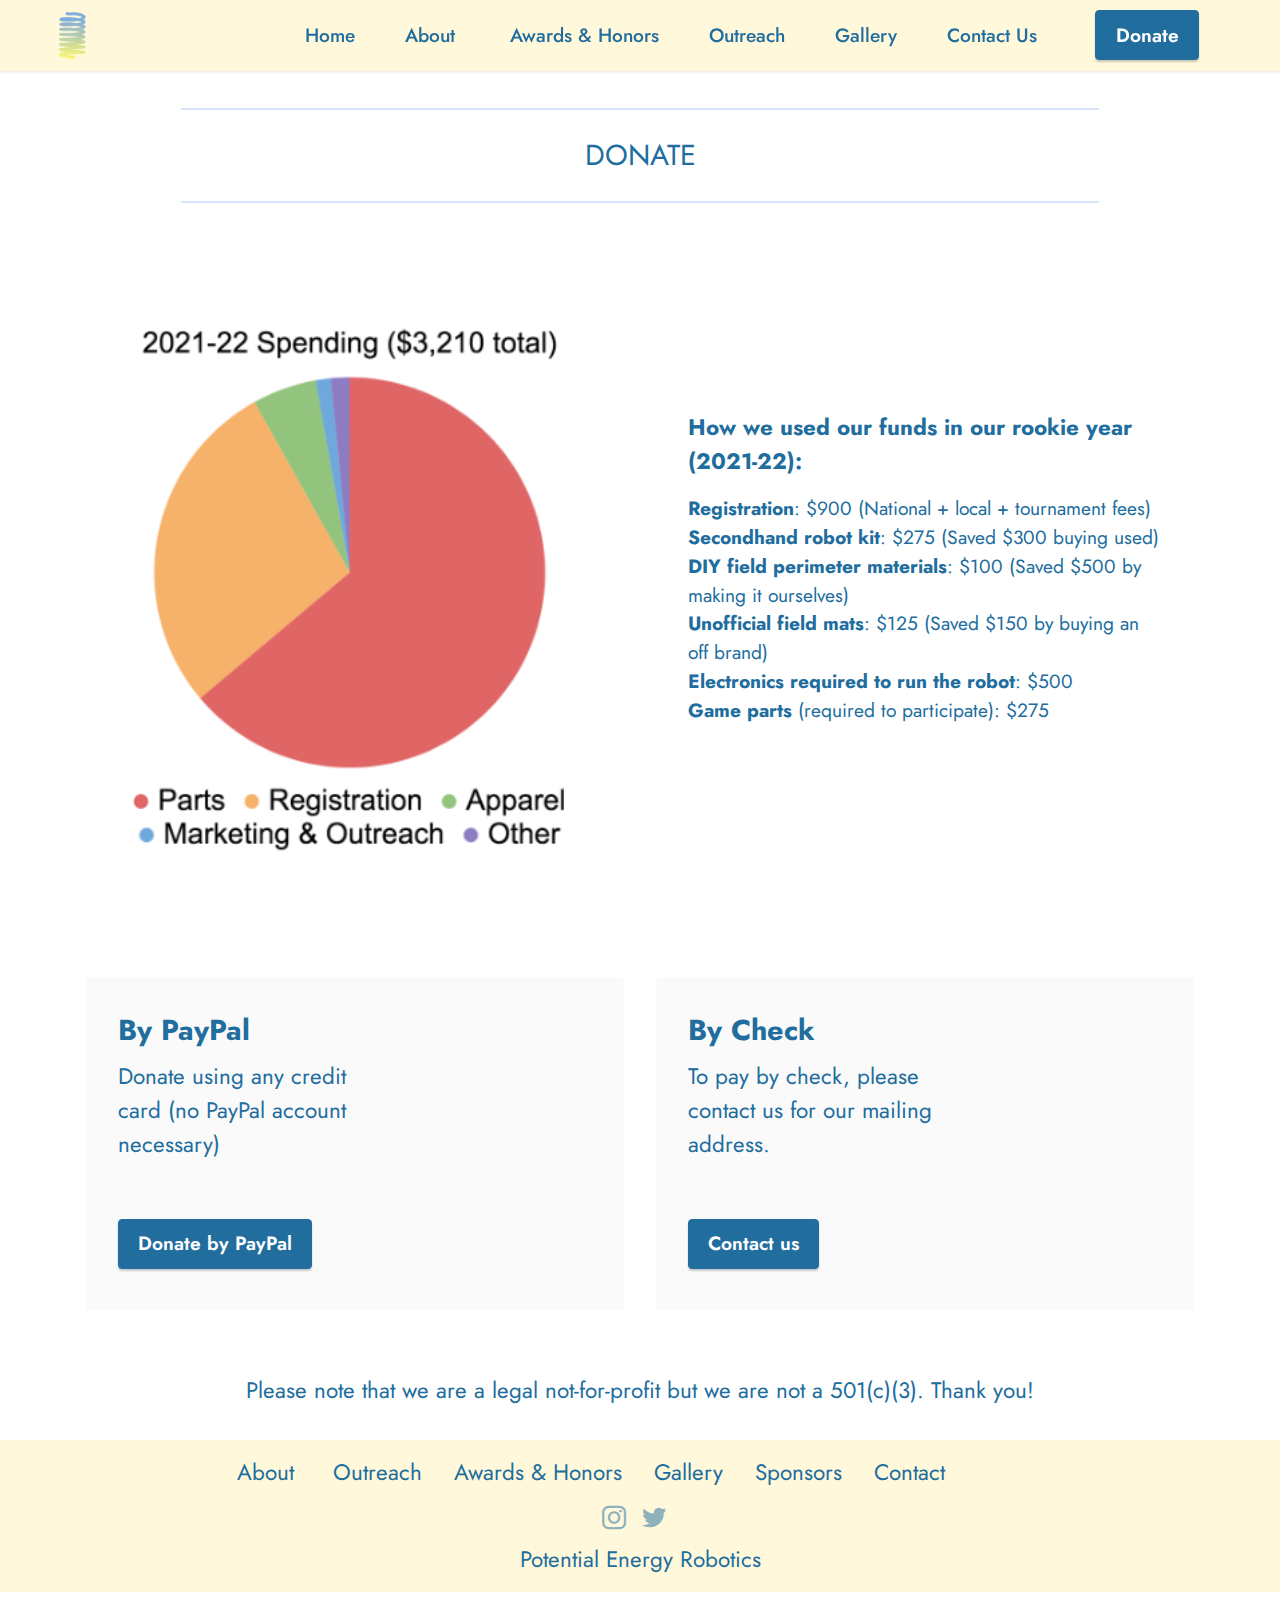
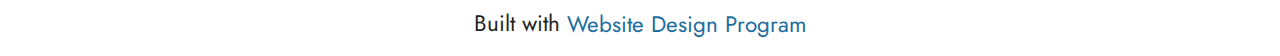
<file: donate.html>
<!DOCTYPE html>
<html  >
<head>
  <!-- Site made with Mobirise Website Builder v5.6.5, https://mobirise.com -->
  <meta charset="UTF-8">
  <meta http-equiv="X-UA-Compatible" content="IE=edge">
  <meta name="generator" content="Mobirise v5.6.5, mobirise.com">
  <meta name="twitter:card" content="summary_large_image"/>
  <meta name="twitter:image:src" content="">
  <meta property="og:image" content="">
  <meta name="twitter:title" content="Donate">
  <meta name="viewport" content="width=device-width, initial-scale=1, minimum-scale=1">
  <link rel="shortcut icon" href="assets/images/potenspring.png" type="image/x-icon">
  <meta name="description" content="">
  
  
  <title>Donate</title>
  <link rel="stylesheet" href="assets/web/assets/mobirise-icons2/mobirise2.css">
  <link rel="stylesheet" href="assets/bootstrap/css/bootstrap.min.css">
  <link rel="stylesheet" href="assets/bootstrap/css/bootstrap-grid.min.css">
  <link rel="stylesheet" href="assets/bootstrap/css/bootstrap-reboot.min.css">
  <link rel="stylesheet" href="assets/dropdown/css/style.css">
  <link rel="stylesheet" href="assets/socicon/css/styles.css">
  <link rel="stylesheet" href="assets/theme/css/style.css">
  <link rel="preload" href="https://fonts.googleapis.com/css?family=Jost:100,200,300,400,500,600,700,800,900,100i,200i,300i,400i,500i,600i,700i,800i,900i&display=swap" as="style" onload="this.onload=null;this.rel='stylesheet'">
  <noscript><link rel="stylesheet" href="https://fonts.googleapis.com/css?family=Jost:100,200,300,400,500,600,700,800,900,100i,200i,300i,400i,500i,600i,700i,800i,900i&display=swap"></noscript>
  <link rel="preload" as="style" href="assets/mobirise/css/mbr-additional.css"><link rel="stylesheet" href="assets/mobirise/css/mbr-additional.css" type="text/css">
  
  
  
  
</head>
<body>
  
  <section data-bs-version="5.1" class="menu menu2 cid-tjOUwblQpk" once="menu" id="menu2-40">
    
    <nav class="navbar navbar-dropdown navbar-fixed-top navbar-expand-lg">
        <div class="container-fluid">
            <div class="navbar-brand">
                <span class="navbar-logo">
                    <a href="index.html">
                        <img src="assets/images/potenspring.png" alt="potenlogo" style="height: 3rem;">
                    </a>
                </span>
                
            </div>
            <button class="navbar-toggler" type="button" data-toggle="collapse" data-bs-toggle="collapse" data-target="#navbarSupportedContent" data-bs-target="#navbarSupportedContent" aria-controls="navbarNavAltMarkup" aria-expanded="false" aria-label="Toggle navigation">
                <div class="hamburger">
                    <span></span>
                    <span></span>
                    <span></span>
                    <span></span>
                </div>
            </button>
            <div class="collapse navbar-collapse" id="navbarSupportedContent">
                <ul class="navbar-nav nav-dropdown" data-app-modern-menu="true"><li class="nav-item"><a class="nav-link link text-primary show display-4" href="index.html" aria-expanded="false">Home</a></li><li class="nav-item"><a class="nav-link link text-primary display-4" href="about_us.html">About&nbsp;</a></li><li class="nav-item"><a class="nav-link link text-primary display-4" href="awards_and_honors.html">Awards &amp; Honors</a></li><li class="nav-item"><a class="nav-link link text-primary display-4" href="outreach.html">Outreach</a></li>
                    <li class="nav-item"><a class="nav-link link text-primary display-4" href="gallery.html" aria-expanded="false">Gallery</a></li><li class="nav-item"><a class="nav-link link text-primary display-4" href="contact_us.html">Contact Us</a></li></ul>
                
                <div class="navbar-buttons mbr-section-btn"><a class="btn btn-primary display-4" href="donate.html" target="_blank">Donate</a></div>
            </div>
        </div>
    </nav>
</section>

<section data-bs-version="5.1" class="content6 cid-t3AdcW4hoc" id="content6-20">
    
    <div class="container">
        <div class="row justify-content-center">
            <div class="col-md-12 col-lg-10">
                <hr class="line">
                <p class="mbr-text align-center mbr-fonts-style my-4 display-5">DONATE</p>
                <hr class="line">
            </div>
        </div>
    </div>
</section>

<section data-bs-version="5.1" class="image1 cid-tt3d6Ag5Mj" id="image1-4d">
    

    

    <div class="container">
        <div class="row align-items-center">
            <div class="col-12 col-lg-6">
                <div class="image-wrapper">
                    <img src="assets/images/pie-chart.png" alt="pie chart">
                    
                </div>
            </div>
            <div class="col-12 col-lg">
                <div class="text-wrapper">
                    <h3 class="mbr-section-title mbr-fonts-style mb-3 display-7">
                        <strong>How we used our funds in our rookie year (2021-22):</strong></h3>
                    <p class="mbr-text mbr-fonts-style display-4"><strong>Registration</strong>: $900 (National + local + tournament fees)<br><strong>Secondhand robot kit</strong>: $275 (Saved $300 buying used)<br><strong>DIY field perimeter materials</strong>: $100 (Saved $500 by making it ourselves)<br><strong>Unofficial field mats</strong>: $125 (Saved $150 by buying an off brand)<br><strong>Electronics required to run the robot</strong>: $500<br><strong>Game parts </strong>(required to participate): $275<strong>&nbsp;</strong><br>&nbsp;</p>
                </div>
            </div>
        </div>
    </div>
</section>

<section data-bs-version="5.1" class="features4 cid-t4IzcLYfbO" id="features5-2c">

    

    
    <div class="container">
        <div class="row">
            <div class="col-12 col-lg-6">
                <div class="card-wrapper">
                    <div class="row">
                        <div class="col-12 col-md-7">
                            <div class="text-wrapper">
                                
                                <h5 class="card-title mbr-fonts-style display-5"><strong>By PayPal</strong></h5>
                                <p class="mbr-text mbr-fonts-style mb-5 display-7">Donate using any credit card (no PayPal account necessary)<br></p>
                                <div class="mbr-section-btn"><a href="https://www.paypal.com/donate/?hosted_button_id=RH7H7VBXZVL8W" class="btn btn-primary display-4" target="_blank">Donate by PayPal</a></div>
                            </div>
                        </div>
                        <div class="col-12 col-md-5">
                            <div class="img-wrapper">
                                <img src="assets/images/1-1.png" alt="Mobirise Website Builder">
                            </div>
                        </div>
                    </div>
                </div>
            </div>
            <div class="col-12 col-lg-6">
                <div class="card-wrapper">
                    <div class="row">
                        <div class="col-12 col-md-7">
                            <div class="text-wrapper">
                                
                                <h5 class="card-title mbr-fonts-style display-5"><strong>By Check</strong></h5>
                                <p class="mbr-text mbr-fonts-style mb-5 display-7">To pay by check, please contact us for our mailing address.</p>
                                <div class="mbr-section-btn"><a href="contact_us.html" class="btn btn-primary display-4">Contact us</a></div>
                            </div>
                        </div>
                        <div class="col-12 col-md-5">
                            <div class="img-wrapper">
                                <img src="assets/images/3.png" alt="Mobirise Website Builder">
                            </div>
                        </div>
                    </div>
                </div>
            </div>
        </div>
    </div>
</section>

<section data-bs-version="5.1" class="content5 cid-t4IGk1dua6" id="content5-2i">
    
    <div class="container">
        <div class="row justify-content-center">
            <div class="col-md-12 col-lg-10">
                
                
                <p class="mbr-text mbr-fonts-style display-7">Please note that we are a legal not-for-profit but we are not a 501(c)(3). Thank you!</p>
            </div>
        </div>
    </div>
</section>

<section data-bs-version="5.1" class="footer3 cid-tcmhgDZw4s" once="footers" id="footer3-38">

    

    

    <div class="container">
        <div class="media-container-row align-center mbr-white">
            <div class="row row-links">
                <ul class="foot-menu">
                    
                    
                    
                    
                    
                <li class="foot-menu-item mbr-fonts-style display-7">
                        <a class="text-primary" href="index.html">About&nbsp;</a></li><li class="foot-menu-item mbr-fonts-style display-7"><a href="outreach.html" class="text-primary">Outreach</a></li><li class="foot-menu-item mbr-fonts-style display-7"><a href="awards_and_honors.html" class="text-primary">Awards &amp; Honors</a></li><li class="foot-menu-item mbr-fonts-style display-7"><a href="gallery.html" class="text-primary">Gallery</a></li><li class="foot-menu-item mbr-fonts-style display-7"><a href="sponsors.html" class="text-primary">Sponsors</a></li><li class="foot-menu-item mbr-fonts-style display-7"><a href="contact_us.html" class="text-primary">Contact</a></li><li class="foot-menu-item mbr-fonts-style display-7"><a href="donate.html" class="text-warning">Donate</a></li></ul>
            </div>
            <div class="row social-row">
                <div class="social-list align-right pb-2">
                    
                    
                    
                    
                    
                    
                <div class="soc-item">
                        <a href="https://www.instagram.com/potenftc/" target="_blank">
                            <span class="mbr-iconfont mbr-iconfont-social socicon-instagram socicon" style="color: rgb(32, 109, 158); fill: rgb(32, 109, 158);"></span>
                        </a>
                    </div><div class="soc-item">
                        <a href="https://twitter.com/PotEnFtc" target="_blank">
                            <span class="mbr-iconfont mbr-iconfont-social socicon-twitter socicon" style="color: rgb(32, 109, 158); fill: rgb(32, 109, 158);"></span>
                        </a>
                    </div></div>
            </div>
            <div class="row row-copirayt">
                <p class="mbr-text mb-0 mbr-fonts-style mbr-white align-center display-7">Potential Energy Robotics</p>
            </div>
        </div>
    </div>
</section><section class="display-7" style="padding: 0;align-items: center;justify-content: center;flex-wrap: wrap;    align-content: center;display: flex;position: relative;height: 4rem;"><a href="https://mobiri.se/2696470" style="flex: 1 1;height: 4rem;position: absolute;width: 100%;z-index: 1;"><img alt="" style="height: 4rem;" src="[data-uri]"></a><p style="margin: 0;text-align: center;" class="display-7">Built with &#8204;</p><a style="z-index:1" href="https://mobirise.com/builder/web-design-program.html">Website Design Program</a></section><script src="assets/bootstrap/js/bootstrap.bundle.min.js"></script>  <script src="assets/smoothscroll/smooth-scroll.js"></script>  <script src="assets/ytplayer/index.js"></script>  <script src="assets/dropdown/js/navbar-dropdown.js"></script>  <script src="assets/theme/js/script.js"></script>  
  
  
</body>
</html>
</file>
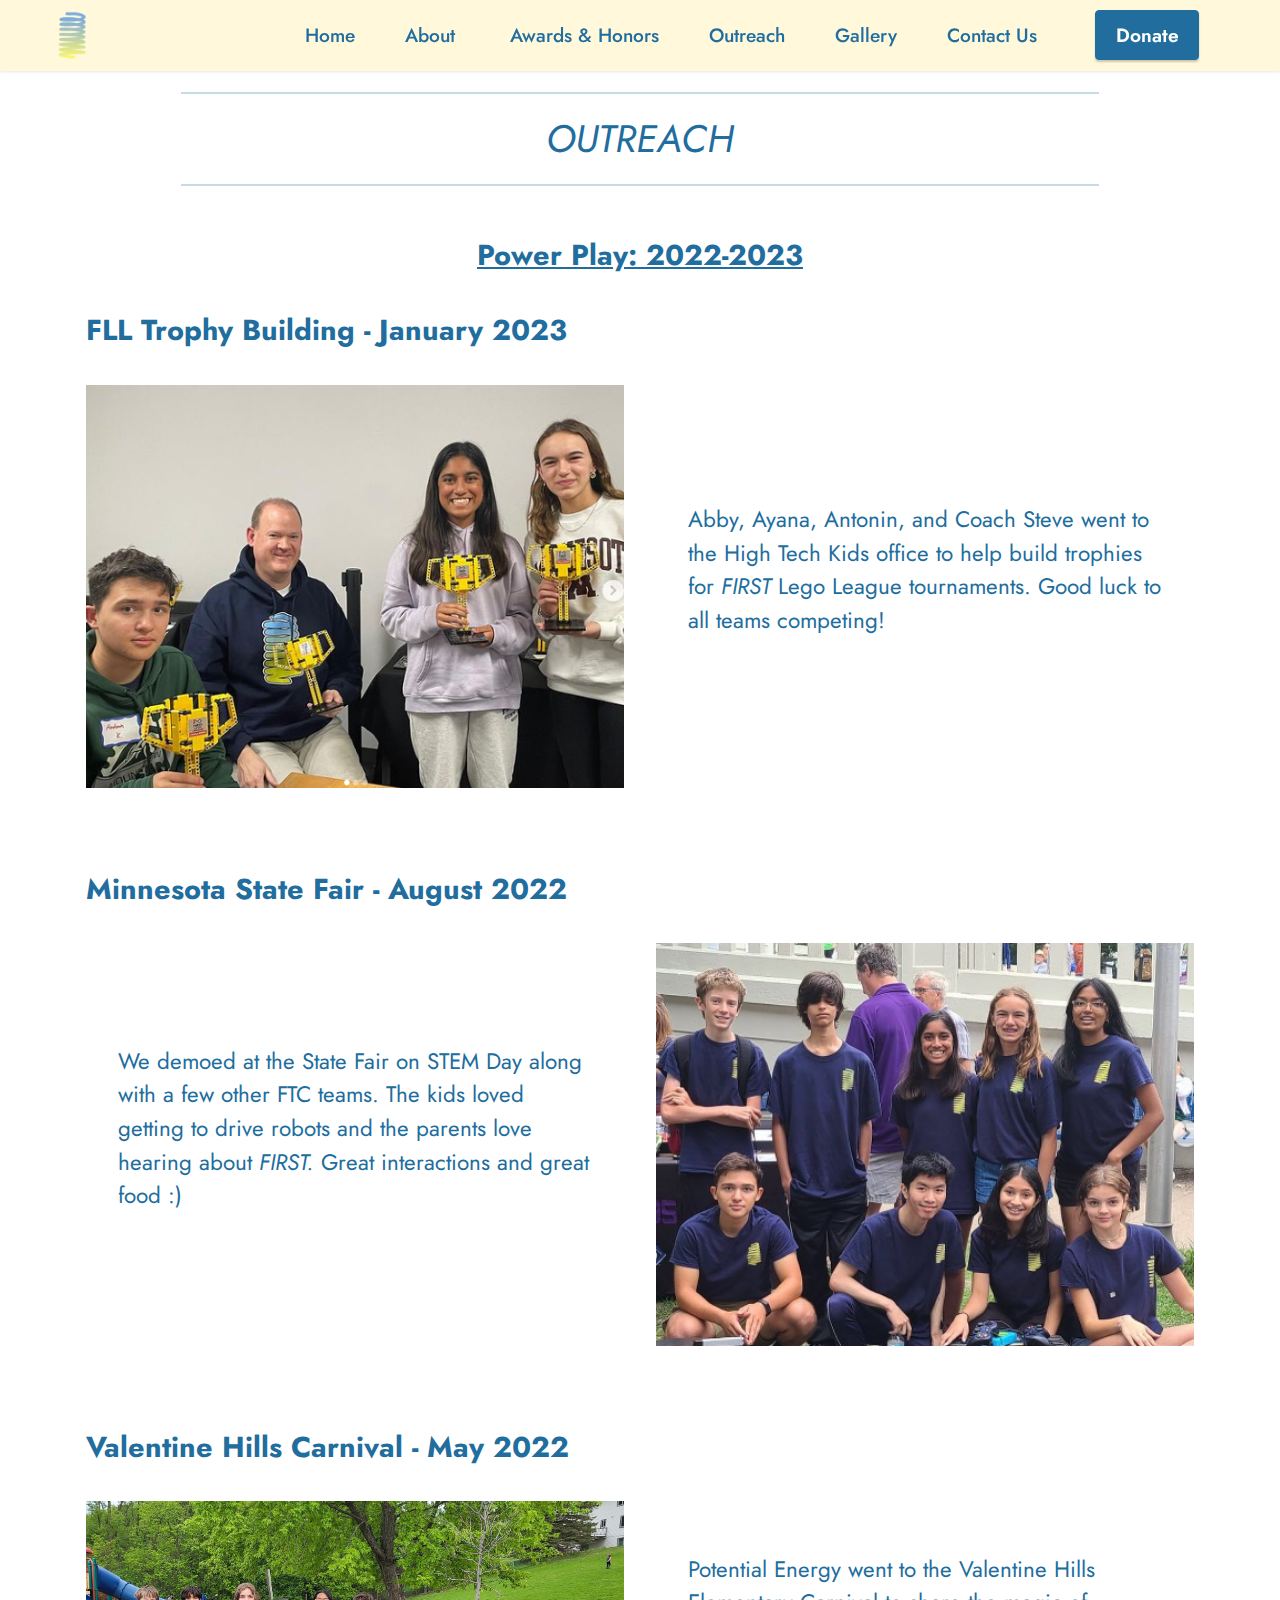
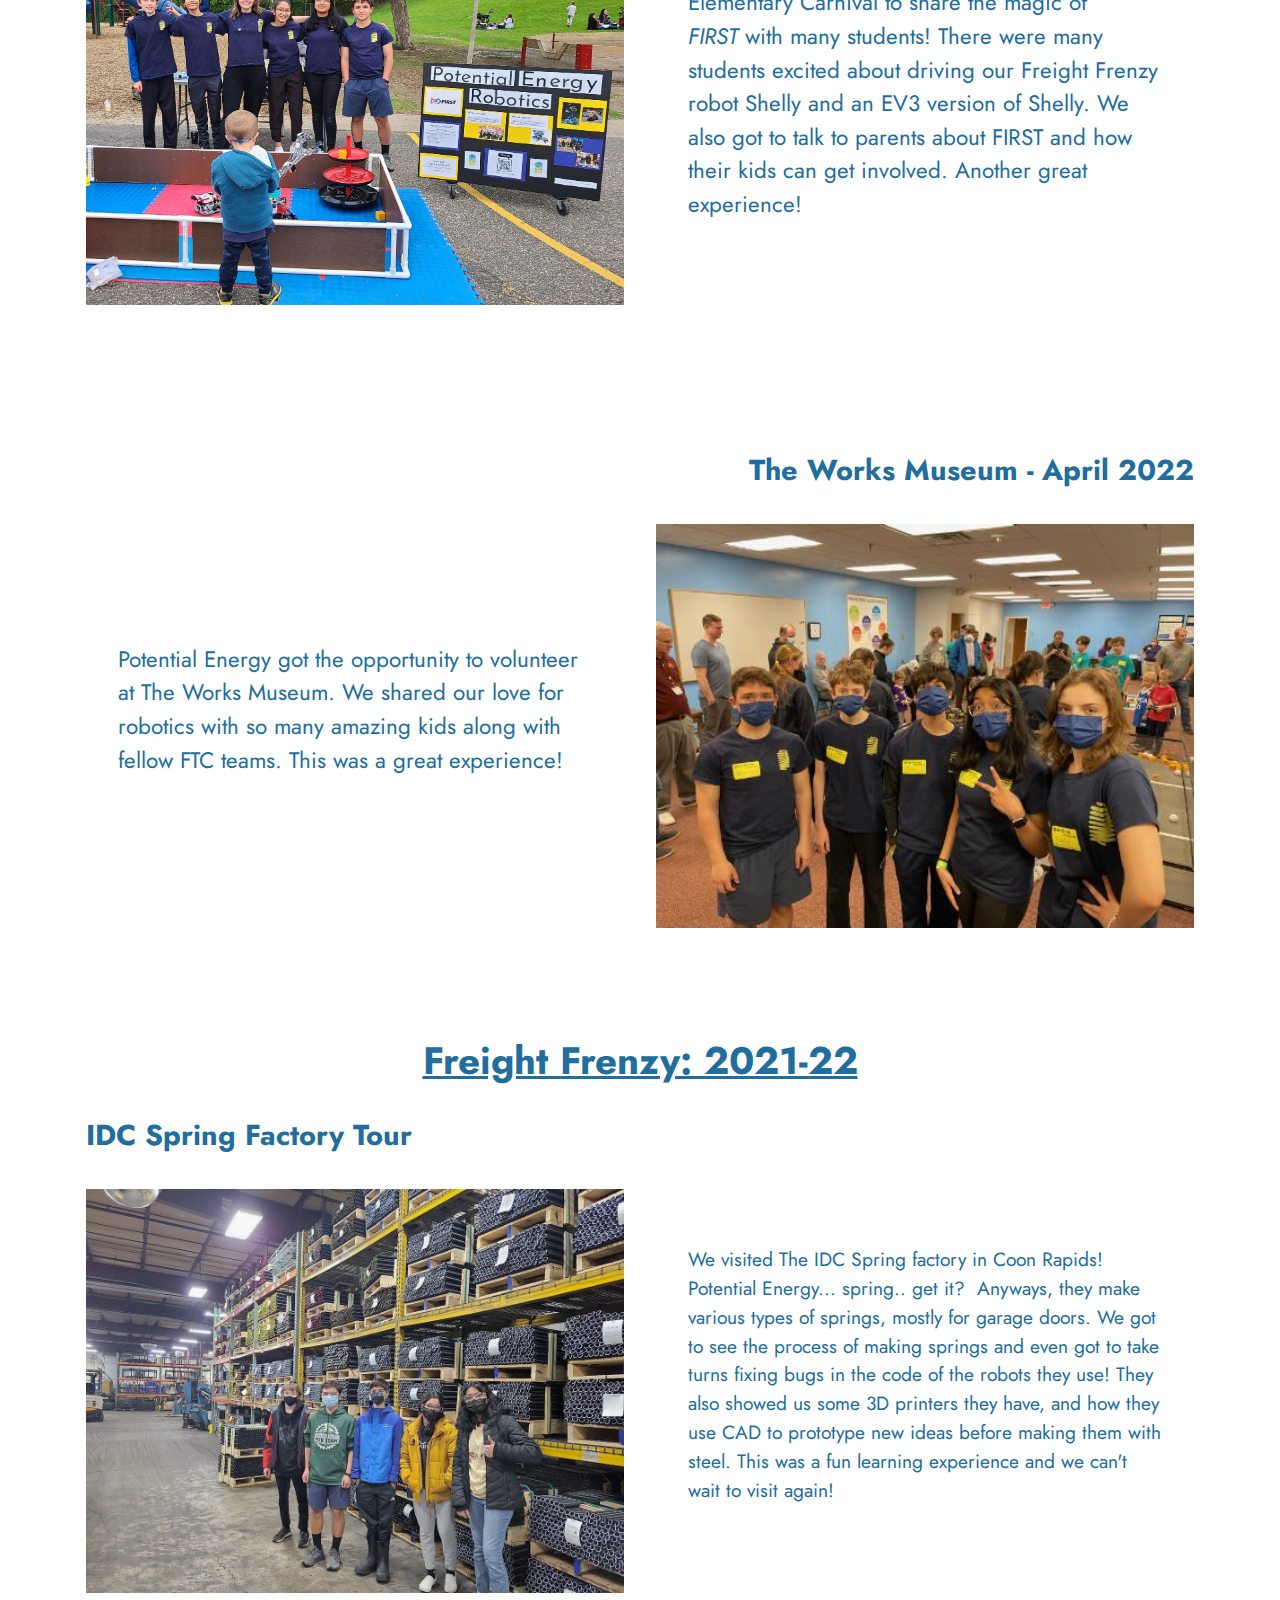
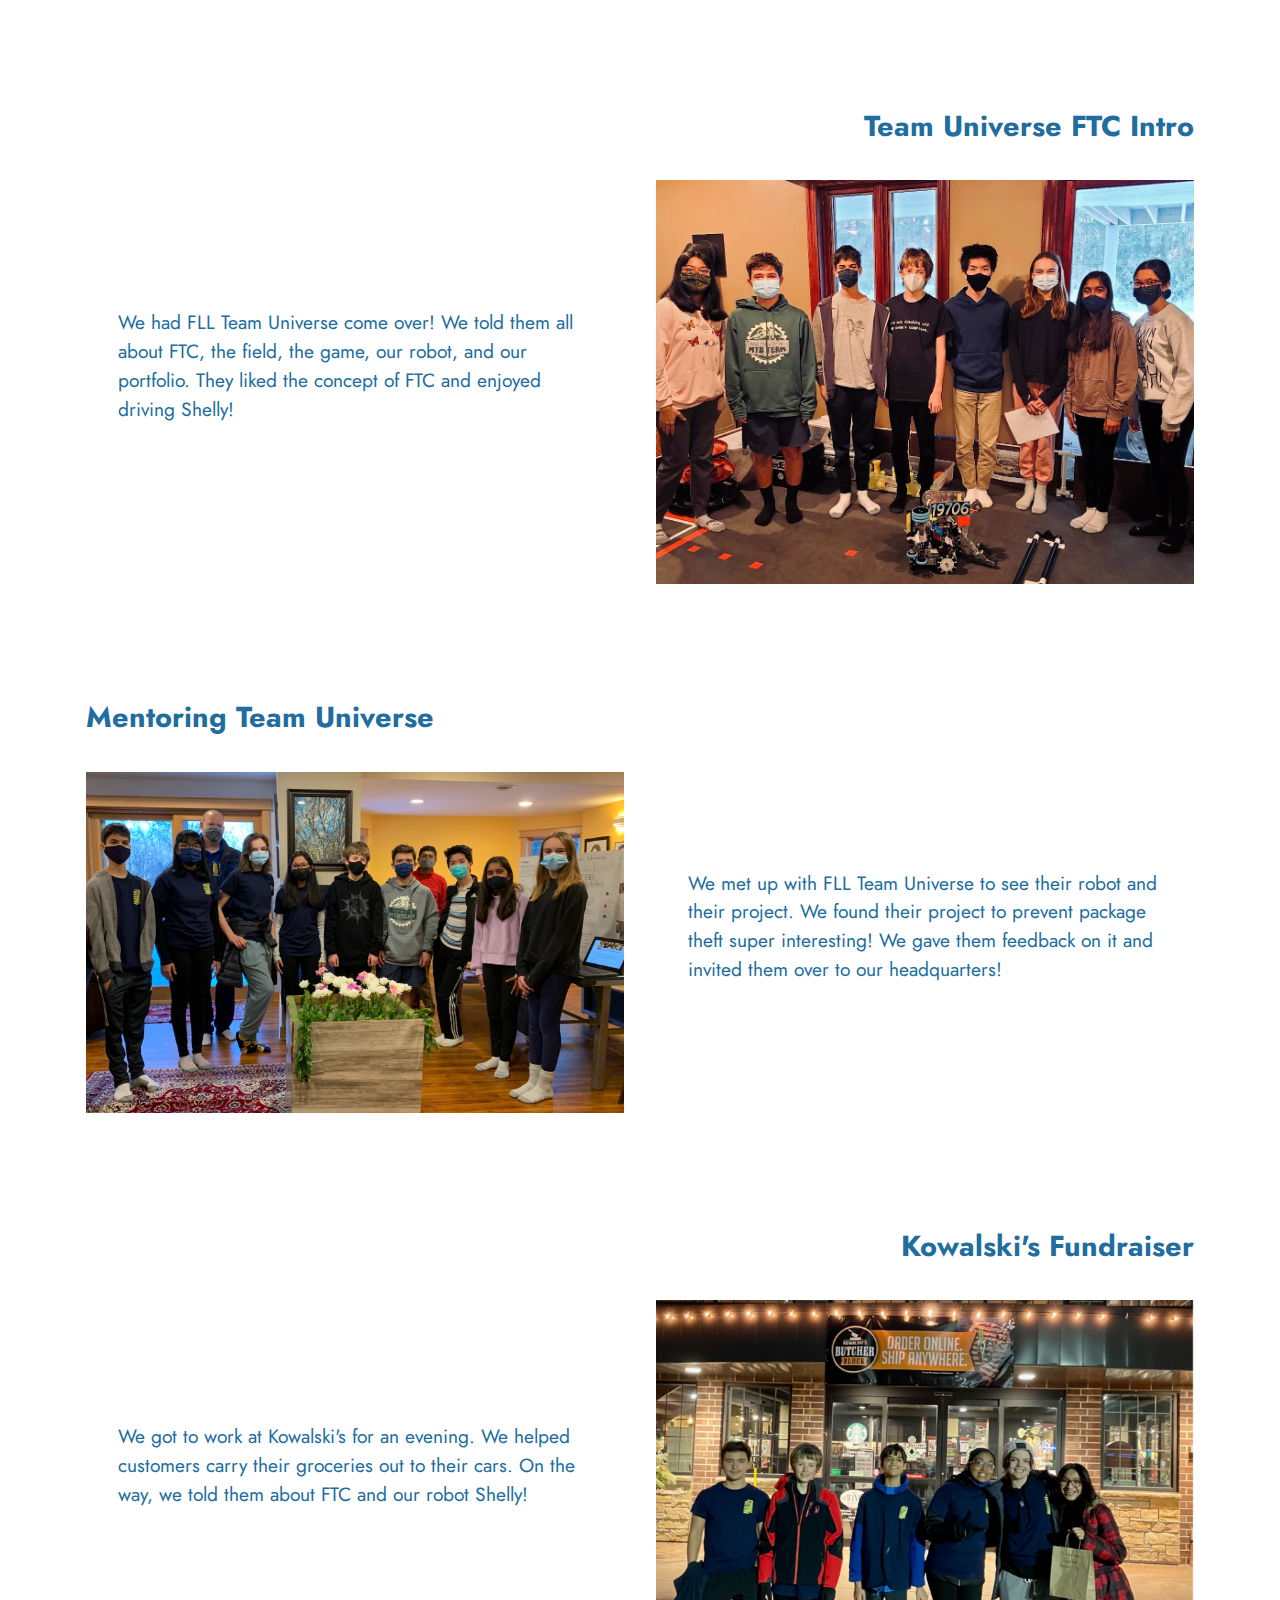
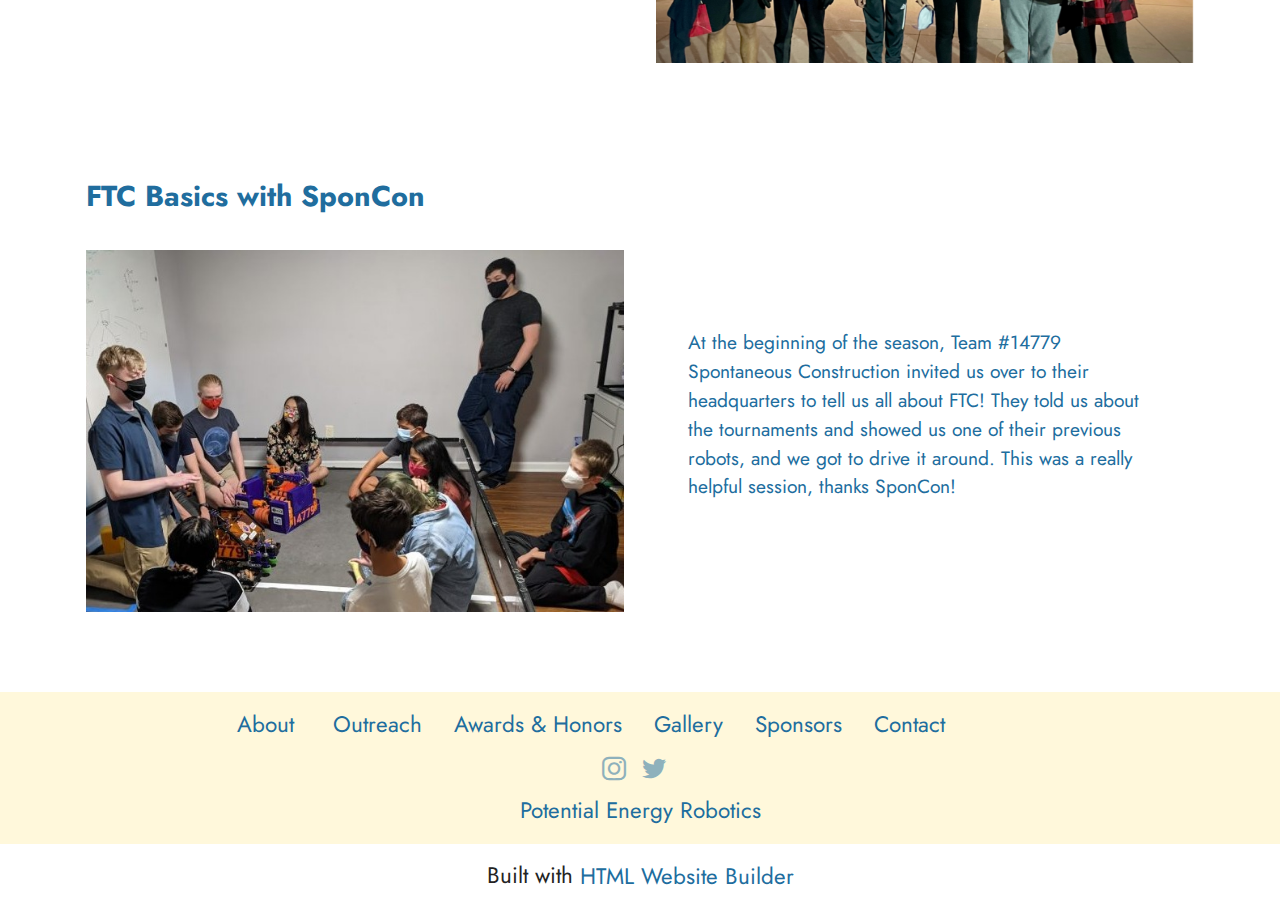
<file: outreach.html>
<!DOCTYPE html>
<html  >
<head>
  <!-- Site made with Mobirise Website Builder v5.6.5, https://mobirise.com -->
  <meta charset="UTF-8">
  <meta http-equiv="X-UA-Compatible" content="IE=edge">
  <meta name="generator" content="Mobirise v5.6.5, mobirise.com">
  <meta name="twitter:card" content="summary_large_image"/>
  <meta name="twitter:image:src" content="">
  <meta property="og:image" content="">
  <meta name="twitter:title" content="Outreach">
  <meta name="viewport" content="width=device-width, initial-scale=1, minimum-scale=1">
  <link rel="shortcut icon" href="assets/images/potenspring.png" type="image/x-icon">
  <meta name="description" content="">
  
  
  <title>Outreach</title>
  <link rel="stylesheet" href="assets/bootstrap/css/bootstrap.min.css">
  <link rel="stylesheet" href="assets/bootstrap/css/bootstrap-grid.min.css">
  <link rel="stylesheet" href="assets/bootstrap/css/bootstrap-reboot.min.css">
  <link rel="stylesheet" href="assets/dropdown/css/style.css">
  <link rel="stylesheet" href="assets/socicon/css/styles.css">
  <link rel="stylesheet" href="assets/theme/css/style.css">
  <link rel="preload" href="https://fonts.googleapis.com/css?family=Jost:100,200,300,400,500,600,700,800,900,100i,200i,300i,400i,500i,600i,700i,800i,900i&display=swap" as="style" onload="this.onload=null;this.rel='stylesheet'">
  <noscript><link rel="stylesheet" href="https://fonts.googleapis.com/css?family=Jost:100,200,300,400,500,600,700,800,900,100i,200i,300i,400i,500i,600i,700i,800i,900i&display=swap"></noscript>
  <link rel="preload" as="style" href="assets/mobirise/css/mbr-additional.css"><link rel="stylesheet" href="assets/mobirise/css/mbr-additional.css" type="text/css">
  
  
  
  
</head>
<body>
  
  <section data-bs-version="5.1" class="menu menu2 cid-tjOUwblQpk" once="menu" id="menu2-40">
    
    <nav class="navbar navbar-dropdown navbar-fixed-top navbar-expand-lg">
        <div class="container-fluid">
            <div class="navbar-brand">
                <span class="navbar-logo">
                    <a href="index.html">
                        <img src="assets/images/potenspring.png" alt="potenlogo" style="height: 3rem;">
                    </a>
                </span>
                
            </div>
            <button class="navbar-toggler" type="button" data-toggle="collapse" data-bs-toggle="collapse" data-target="#navbarSupportedContent" data-bs-target="#navbarSupportedContent" aria-controls="navbarNavAltMarkup" aria-expanded="false" aria-label="Toggle navigation">
                <div class="hamburger">
                    <span></span>
                    <span></span>
                    <span></span>
                    <span></span>
                </div>
            </button>
            <div class="collapse navbar-collapse" id="navbarSupportedContent">
                <ul class="navbar-nav nav-dropdown" data-app-modern-menu="true"><li class="nav-item"><a class="nav-link link text-primary show display-4" href="index.html" aria-expanded="false">Home</a></li><li class="nav-item"><a class="nav-link link text-primary display-4" href="about_us.html">About&nbsp;</a></li><li class="nav-item"><a class="nav-link link text-primary display-4" href="awards_and_honors.html">Awards &amp; Honors</a></li><li class="nav-item"><a class="nav-link link text-primary display-4" href="outreach.html">Outreach</a></li>
                    <li class="nav-item"><a class="nav-link link text-primary display-4" href="gallery.html" aria-expanded="false">Gallery</a></li><li class="nav-item"><a class="nav-link link text-primary display-4" href="contact_us.html">Contact Us</a></li></ul>
                
                <div class="navbar-buttons mbr-section-btn"><a class="btn btn-primary display-4" href="donate.html" target="_blank">Donate</a></div>
            </div>
        </div>
    </nav>
</section>

<section data-bs-version="5.1" class="content6 cid-sVWeJHEApW" id="content6-19">
    
    <div class="container">
        <div class="row justify-content-center">
            <div class="col-md-12 col-lg-10">
                <hr class="line">
                <p class="mbr-text align-center mbr-fonts-style my-4 display-2">
                    <em>OUTREACH</em></p>
                <hr class="line">
            </div>
        </div>
    </div>
</section>

<section data-bs-version="5.1" class="content4 cid-tcme6LhdzX" id="content4-36">
    
    
    <div class="container">
        <div class="row justify-content-center">
            <div class="title col-md-12 col-lg-10">
                <h3 class="mbr-section-title mbr-fonts-style align-center mb-4 display-5">
                    <strong><u>Power Play: 2022-2023</u></strong></h3>
                
                
            </div>
        </div>
    </div>
</section>

<section data-bs-version="5.1" class="testimonials1 cid-tt39YAQzhT" id="testimonials1-4c">
    

    
    <div class="container">
        <h3 class="mbr-section-title mbr-fonts-style align-center mb-4 display-5"><strong>FLL Trophy Building - January 2023</strong></h3>
        <div class="row align-items-center">
            <div class="col-12 col-md-6">
                <div class="image-wrapper">
                    <img src="assets/images/screen-shot-1944-10-25-at-4.18.32-pm-1.png" alt="trophybuilding">
                </div>
            </div>
            <div class="col-12 col-md">
                <div class="text-wrapper">
                    <p class="mbr-text mbr-fonts-style mb-4 display-7">Abby, Ayana, Antonin, and Coach Steve went to the High Tech Kids office to help build trophies for <em>FIRST</em>&nbsp;Lego League tournaments. Good luck to all teams competing!&nbsp;</p>
                    
                    
                </div>
            </div>
        </div>
    </div>
</section>

<section data-bs-version="5.1" class="testimonials1 cid-tt38XWCWol" id="testimonials1-4b">
    

    
    <div class="container">
        <h3 class="mbr-section-title mbr-fonts-style align-center mb-4 display-5"><strong>Minnesota State Fair - August 2022</strong></h3>
        <div class="row align-items-center">
            <div class="col-12 col-md-6">
                <div class="image-wrapper">
                    <img src="assets/images/screen-shot-1944-10-25-at-4.17.56-pm.png" alt="statefair">
                </div>
            </div>
            <div class="col-12 col-md">
                <div class="text-wrapper">
                    <p class="mbr-text mbr-fonts-style mb-4 display-7">We demoed at the State Fair on STEM Day along with a few other FTC teams. The kids loved getting to drive robots and the parents love hearing about <em>FIRST. </em>Great interactions and great food :)</p>
                    
                    
                </div>
            </div>
        </div>
    </div>
</section>

<section data-bs-version="5.1" class="testimonials1 cid-tckTWcYw8p" id="testimonials1-33">
    

    
    <div class="container">
        <h3 class="mbr-section-title mbr-fonts-style align-center mb-4 display-5"><strong>Valentine Hills Carnival - May 2022</strong></h3>
        <div class="row align-items-center">
            <div class="col-12 col-md-6">
                <div class="image-wrapper">
                    <img src="assets/images/valentine-hills-team-pic.jpeg" alt="valentine_hills">
                </div>
            </div>
            <div class="col-12 col-md">
                <div class="text-wrapper">
                    <p class="mbr-text mbr-fonts-style mb-4 display-7">Potential Energy went to the Valentine Hills Elementary Carnival to share the magic of <em>FIRST</em>&nbsp;with many students! There were many students excited about driving our Freight Frenzy robot Shelly and an EV3 version of Shelly. We also got to talk to parents about FIRST and how their kids can get involved. Another great experience!</p>
                    
                    
                </div>
            </div>
        </div>
    </div>
</section>

<section data-bs-version="5.1" class="testimonials1 cid-tckVAxDBYy" id="testimonials1-35">
    

    
    <div class="container">
        <h3 class="mbr-section-title mbr-fonts-style align-center mb-4 display-5">
            <strong>The Works Museum - April 2022</strong></h3>
        <div class="row align-items-center">
            <div class="col-12 col-md-6">
                <div class="image-wrapper">
                    <img src="assets/images/worksmuseum-teampic.jpg" alt="works_museum">
                </div>
            </div>
            <div class="col-12 col-md">
                <div class="text-wrapper">
                    <p class="mbr-text mbr-fonts-style mb-4 display-7">Potential Energy got the opportunity to volunteer at The Works Museum. We shared our love for robotics with so many amazing kids along with fellow FTC teams. This was a great experience!</p>
                    
                    
                </div>
            </div>
        </div>
    </div>
</section>

<section data-bs-version="5.1" class="content4 cid-tb0CrxlhuS" id="content4-2n">
    
    
    <div class="container">
        <div class="row justify-content-center">
            <div class="title col-md-12 col-lg-10">
                <h3 class="mbr-section-title mbr-fonts-style align-center mb-4 display-2">
                    <strong><u>Freight Frenzy: 2021-22</u></strong></h3>
                
                
            </div>
        </div>
    </div>
</section>

<section data-bs-version="5.1" class="testimonials1 cid-tckVlFxWSL" id="testimonials1-34">
    

    
    <div class="container">
        <h3 class="mbr-section-title mbr-fonts-style align-center mb-4 display-5"><strong>IDC Spring Factory Tour</strong></h3>
        <div class="row align-items-center">
            <div class="col-12 col-md-6">
                <div class="image-wrapper">
                    <img src="assets/images/09d1434f-de2c-47eb-8c7c-df1cdaa9465e.jpg" alt="idcspringfactory">
                </div>
            </div>
            <div class="col-12 col-md">
                <div class="text-wrapper">
                    <p class="mbr-text mbr-fonts-style mb-4 display-4">We visited The IDC Spring factory in Coon Rapids! Potential Energy... spring.. get it?&nbsp; Anyways, they make various types of springs, mostly for garage doors. We got to see the process of making springs and even got to take turns fixing bugs in the code of the robots they use! They also showed us some 3D printers they have, and how they use CAD to prototype new ideas before making them with steel. This was a fun learning experience and we can't wait to visit again!</p>
                    
                    
                </div>
            </div>
        </div>
    </div>
</section>

<section data-bs-version="5.1" class="testimonials1 cid-sVS2pOPNLa" id="testimonials1-15">
    

    
    <div class="container">
        <h3 class="mbr-section-title mbr-fonts-style align-center mb-4 display-5"><strong>Team Universe FTC Intro</strong></h3>
        <div class="row align-items-center">
            <div class="col-12 col-md-6">
                <div class="image-wrapper">
                    <img src="assets/images/3e9c7b07-b351-4427-9536-8b77e6220f4f.jpg" alt="teamuniverseftc">
                </div>
            </div>
            <div class="col-12 col-md">
                <div class="text-wrapper">
                    <p class="mbr-text mbr-fonts-style mb-4 display-4">We had FLL Team Universe come over! We told them all about FTC, the field, the game, our robot, and our portfolio. They liked the concept of FTC and enjoyed driving Shelly!</p>
                    
                    
                </div>
            </div>
        </div>
    </div>
</section>

<section data-bs-version="5.1" class="testimonials1 cid-sVRZv2W7yX" id="testimonials1-14">
    

    
    <div class="container">
        <h3 class="mbr-section-title mbr-fonts-style align-center mb-4 display-5"><strong>Mentoring Team Universe</strong></h3>
        <div class="row align-items-center">
            <div class="col-12 col-md-6">
                <div class="image-wrapper">
                    <img src="assets/images/screen-shot-2022-01-28-at-8.45.04-pm.png" alt="teamuniversementoring">
                </div>
            </div>
            <div class="col-12 col-md">
                <div class="text-wrapper">
                    <p class="mbr-text mbr-fonts-style mb-4 display-4">We met up with FLL Team Universe to see their robot and their project. We found their project to prevent package theft super interesting! We gave them feedback on it and invited them over to our headquarters!</p>
                    
                    
                </div>
            </div>
        </div>
    </div>
</section>

<section data-bs-version="5.1" class="testimonials1 cid-sVRPGFuHk9" id="testimonials1-12">
    

    
    <div class="container">
        <h3 class="mbr-section-title mbr-fonts-style align-center mb-4 display-5"><strong>Kowalski's Fundraiser</strong></h3>
        <div class="row align-items-center">
            <div class="col-12 col-md-6">
                <div class="image-wrapper">
                    <img src="assets/images/fa835342-6e75-4553-9382-808f1083e715-1.png" alt="kowalskis">
                </div>
            </div>
            <div class="col-12 col-md">
                <div class="text-wrapper">
                    <p class="mbr-text mbr-fonts-style mb-4 display-4">We got to work at Kowalski's for an evening. We helped customers carry their groceries out to their cars. On the way, we told them about FTC and our robot Shelly!</p>
                    
                    
                </div>
            </div>
        </div>
    </div>
</section>

<section data-bs-version="5.1" class="testimonials1 cid-sVRYFVuYUd" id="testimonials1-13">
    

    
    <div class="container">
        <h3 class="mbr-section-title mbr-fonts-style align-center mb-4 display-5"><strong>FTC Basics with SponCon&nbsp;</strong></h3>
        <div class="row align-items-center">
            <div class="col-12 col-md-6">
                <div class="image-wrapper">
                    <img src="assets/images/sponcon2.jpeg" alt="sponcon">
                </div>
            </div>
            <div class="col-12 col-md">
                <div class="text-wrapper">
                    <p class="mbr-text mbr-fonts-style mb-4 display-4">At the beginning of the season, Team #14779 Spontaneous Construction invited us over to their headquarters to tell us all about FTC! They told us about the tournaments and showed us one of their previous robots, and we got to drive it around. This was a really helpful session, thanks SponCon!</p>
                    
                    
                </div>
            </div>
        </div>
    </div>
</section>

<section data-bs-version="5.1" class="footer3 cid-tcmhgDZw4s" once="footers" id="footer3-38">

    

    

    <div class="container">
        <div class="media-container-row align-center mbr-white">
            <div class="row row-links">
                <ul class="foot-menu">
                    
                    
                    
                    
                    
                <li class="foot-menu-item mbr-fonts-style display-7">
                        <a class="text-primary" href="index.html">About&nbsp;</a></li><li class="foot-menu-item mbr-fonts-style display-7"><a href="outreach.html" class="text-primary">Outreach</a></li><li class="foot-menu-item mbr-fonts-style display-7"><a href="awards_and_honors.html" class="text-primary">Awards &amp; Honors</a></li><li class="foot-menu-item mbr-fonts-style display-7"><a href="gallery.html" class="text-primary">Gallery</a></li><li class="foot-menu-item mbr-fonts-style display-7"><a href="sponsors.html" class="text-primary">Sponsors</a></li><li class="foot-menu-item mbr-fonts-style display-7"><a href="contact_us.html" class="text-primary">Contact</a></li><li class="foot-menu-item mbr-fonts-style display-7"><a href="donate.html" class="text-warning">Donate</a></li></ul>
            </div>
            <div class="row social-row">
                <div class="social-list align-right pb-2">
                    
                    
                    
                    
                    
                    
                <div class="soc-item">
                        <a href="https://www.instagram.com/potenftc/" target="_blank">
                            <span class="mbr-iconfont mbr-iconfont-social socicon-instagram socicon" style="color: rgb(32, 109, 158); fill: rgb(32, 109, 158);"></span>
                        </a>
                    </div><div class="soc-item">
                        <a href="https://twitter.com/PotEnFtc" target="_blank">
                            <span class="mbr-iconfont mbr-iconfont-social socicon-twitter socicon" style="color: rgb(32, 109, 158); fill: rgb(32, 109, 158);"></span>
                        </a>
                    </div></div>
            </div>
            <div class="row row-copirayt">
                <p class="mbr-text mb-0 mbr-fonts-style mbr-white align-center display-7">Potential Energy Robotics</p>
            </div>
        </div>
    </div>
</section><section class="display-7" style="padding: 0;align-items: center;justify-content: center;flex-wrap: wrap;    align-content: center;display: flex;position: relative;height: 4rem;"><a href="https://mobiri.se/2696470" style="flex: 1 1;height: 4rem;position: absolute;width: 100%;z-index: 1;"><img alt="" style="height: 4rem;" src="[data-uri]"></a><p style="margin: 0;text-align: center;" class="display-7">Built with &#8204;</p><a style="z-index:1" href="https://mobirise.com/html-builder.html">HTML Website Builder</a></section><script src="assets/bootstrap/js/bootstrap.bundle.min.js"></script>  <script src="assets/smoothscroll/smooth-scroll.js"></script>  <script src="assets/ytplayer/index.js"></script>  <script src="assets/dropdown/js/navbar-dropdown.js"></script>  <script src="assets/theme/js/script.js"></script>  
  
  
</body>
</html>
</file>
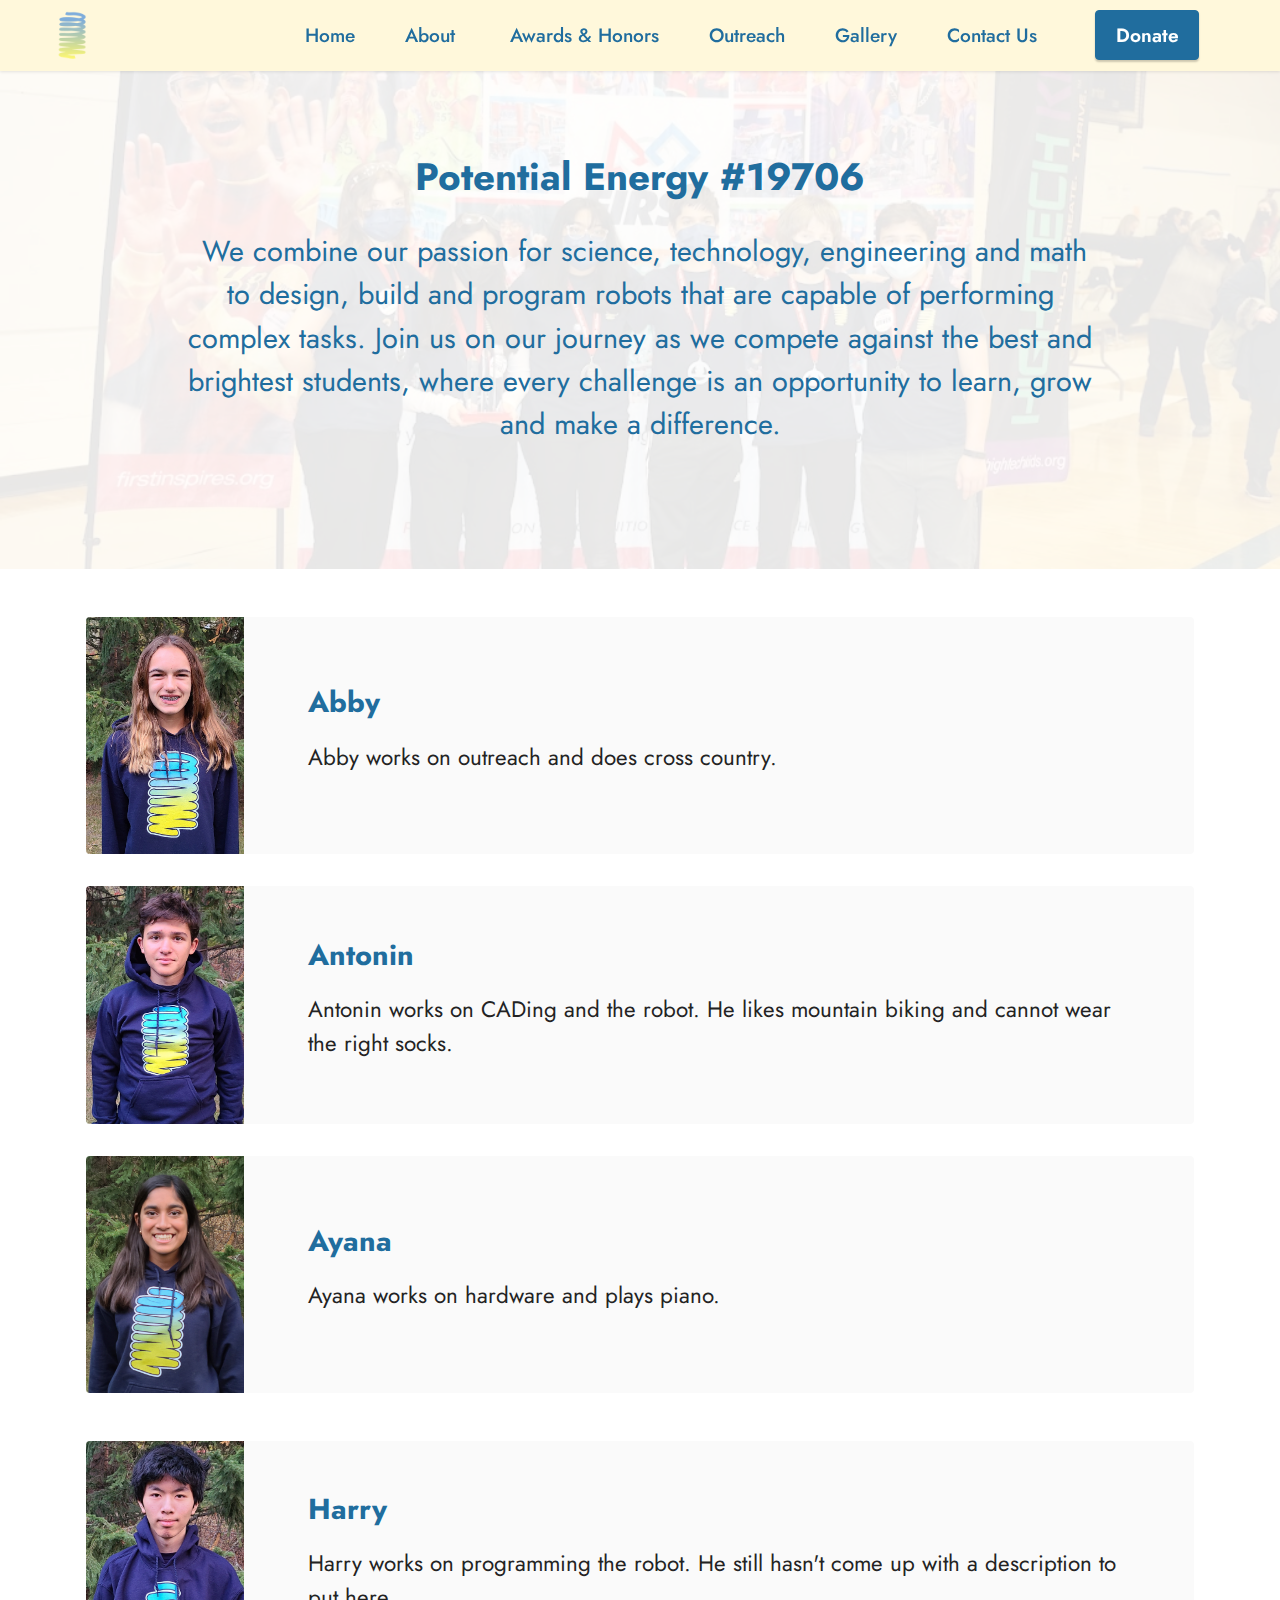
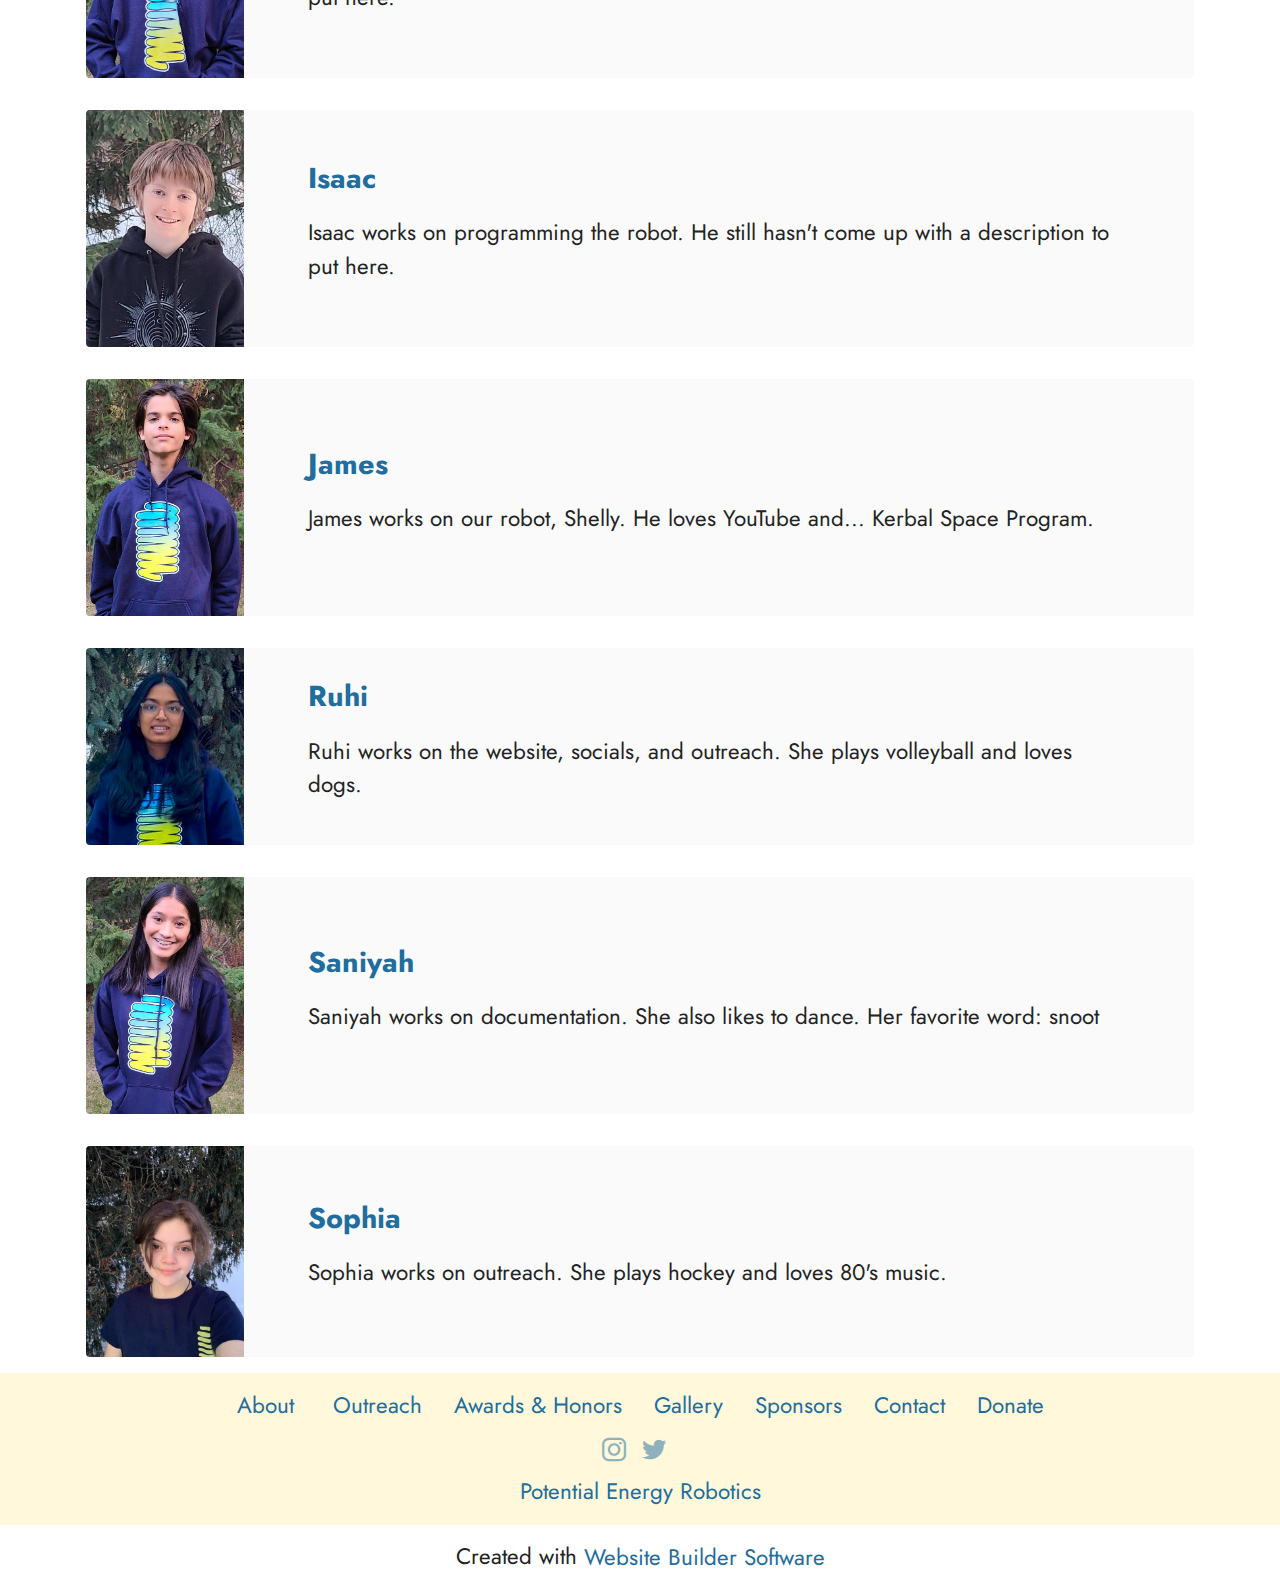
<file: page7.html>
<!DOCTYPE html>
<html  >
<head>
  <!-- Site made with Mobirise Website Builder v5.6.5, https://mobirise.com -->
  <meta charset="UTF-8">
  <meta http-equiv="X-UA-Compatible" content="IE=edge">
  <meta name="generator" content="Mobirise v5.6.5, mobirise.com">
  <meta name="twitter:card" content="summary_large_image"/>
  <meta name="twitter:image:src" content="">
  <meta property="og:image" content="">
  <meta name="twitter:title" content="About">
  <meta name="viewport" content="width=device-width, initial-scale=1, minimum-scale=1">
  <link rel="shortcut icon" href="assets/images/potenspring.png" type="image/x-icon">
  <meta name="description" content="">
  
  
  <title>About</title>
  <link rel="stylesheet" href="assets/bootstrap/css/bootstrap.min.css">
  <link rel="stylesheet" href="assets/bootstrap/css/bootstrap-grid.min.css">
  <link rel="stylesheet" href="assets/bootstrap/css/bootstrap-reboot.min.css">
  <link rel="stylesheet" href="assets/dropdown/css/style.css">
  <link rel="stylesheet" href="assets/socicon/css/styles.css">
  <link rel="stylesheet" href="assets/theme/css/style.css">
  <link rel="preload" href="https://fonts.googleapis.com/css?family=Jost:100,200,300,400,500,600,700,800,900,100i,200i,300i,400i,500i,600i,700i,800i,900i&display=swap" as="style" onload="this.onload=null;this.rel='stylesheet'">
  <noscript><link rel="stylesheet" href="https://fonts.googleapis.com/css?family=Jost:100,200,300,400,500,600,700,800,900,100i,200i,300i,400i,500i,600i,700i,800i,900i&display=swap"></noscript>
  <link rel="preload" as="style" href="assets/mobirise/css/mbr-additional.css"><link rel="stylesheet" href="assets/mobirise/css/mbr-additional.css" type="text/css">
  
  
  
  
</head>
<body>
  
  <section data-bs-version="5.1" class="menu menu2 cid-tjOUwblQpk" once="menu" id="menu2-40">
    
    <nav class="navbar navbar-dropdown navbar-fixed-top navbar-expand-lg">
        <div class="container-fluid">
            <div class="navbar-brand">
                <span class="navbar-logo">
                    <a href="index.html">
                        <img src="assets/images/potenspring.png" alt="potenlogo" style="height: 3rem;">
                    </a>
                </span>
                
            </div>
            <button class="navbar-toggler" type="button" data-toggle="collapse" data-bs-toggle="collapse" data-target="#navbarSupportedContent" data-bs-target="#navbarSupportedContent" aria-controls="navbarNavAltMarkup" aria-expanded="false" aria-label="Toggle navigation">
                <div class="hamburger">
                    <span></span>
                    <span></span>
                    <span></span>
                    <span></span>
                </div>
            </button>
            <div class="collapse navbar-collapse" id="navbarSupportedContent">
                <ul class="navbar-nav nav-dropdown" data-app-modern-menu="true"><li class="nav-item"><a class="nav-link link text-primary show display-4" href="index.html" aria-expanded="false">Home</a></li><li class="nav-item"><a class="nav-link link text-primary display-4" href="page7.html">About&nbsp;</a></li><li class="nav-item"><a class="nav-link link text-primary display-4" href="awards_and_honors.html">Awards &amp; Honors</a></li><li class="nav-item"><a class="nav-link link text-primary display-4" href="outreach.html">Outreach</a></li>
                    <li class="nav-item"><a class="nav-link link text-primary display-4" href="gallery.html" aria-expanded="false">Gallery</a></li><li class="nav-item"><a class="nav-link link text-primary display-4" href="contact_us.html">Contact Us</a></li></ul>
                
                <div class="navbar-buttons mbr-section-btn"><a class="btn btn-primary display-4" href="donate.html" target="_blank">Donate</a></div>
            </div>
        </div>
    </nav>
</section>

<section data-bs-version="5.1" class="content4 cid-tfUQDd9gSB" id="content4-3m">
    
    <div class="mbr-overlay" style="opacity: 0.9; background-color: rgb(255, 255, 255);">
    </div>
    <div class="container">
        <div class="row justify-content-center">
            <div class="title col-md-12 col-lg-10">
                <h3 class="mbr-section-title mbr-fonts-style align-center mb-4 display-2">
                    <strong>Potential Energy #19706</strong></h3>
                <h4 class="mbr-section-subtitle align-center mbr-fonts-style mb-4 display-5">&nbsp;We combine our passion for science, technology, engineering and math to design, build and program robots that are capable of performing complex tasks. Join us on our journey as we compete against the best and brightest students, where every challenge is an opportunity to learn, grow and make a difference.<div><br></div></h4>
                
            </div>
        </div>
    </div>
</section>

<section data-bs-version="5.1" class="team2 cid-tfUPzGEx6U" xmlns="http://www.w3.org/1999/html" id="team2-3l">
    
    
    <div class="container">
        <div class="card">
            <div class="card-wrapper">
                <div class="row align-items-center">
                    <div class="col-12 col-md-2">
                        <div class="image-wrapper">
                            <img src="assets/images/20221017-180909.jpeg" alt="Abby Urriola">
                        </div>
                    </div>
                    <div class="col-12 col-md">
                        <div class="card-box">
                            <h5 class="card-title mbr-fonts-style m-0 mb-3 display-5">
                                <strong>Abby</strong></h5>
                            
                            <p class="mbr-text mbr-fonts-style display-7">Abby works on outreach and does cross country.</p>
                            
                        </div>
                    </div>
                </div>
            </div>
        </div>
        <div class="card">
            <div class="card-wrapper">
                <div class="row align-items-center">
                    <div class="col-12 col-md-2">
                        <div class="image-wrapper">
                            <img src="assets/images/20221017-181224.jpeg" alt="Antonin Kostal">
                        </div>
                    </div>
                    <div class="col-12 col-md">
                        <div class="card-box">
                            <h5 class="card-title mbr-fonts-style m-0 mb-3 display-5">
                                <strong>Antonin</strong></h5>
                            
                            <p class="mbr-text mbr-fonts-style display-7">Antonin works on CADing and the robot. He likes mountain biking and cannot wear the right socks.</p>
                            
                        </div>
                    </div>
                </div>
            </div>
        </div>
        <div class="card">
            <div class="card-wrapper">
                <div class="row align-items-center">
                    <div class="col-12 col-md-2">
                        <div class="image-wrapper">
                            <img src="assets/images/20221017-180812.jpeg" alt="Ayana D'Souza">
                        </div>
                    </div>
                    <div class="col-12 col-md">
                        <div class="card-box">
                            <h5 class="card-title mbr-fonts-style m-0 mb-3 display-5">
                                <strong>Ayana</strong></h5>
                            
                            <p class="mbr-text mbr-fonts-style display-7">Ayana works on hardware and plays piano.</p>
                            
                        </div>
                    </div>
                </div>
            </div>
        </div>
    </div>
</section>

<section data-bs-version="5.1" class="team2 cid-tfUPyBV9D9" xmlns="http://www.w3.org/1999/html" id="team2-3k">
    
    
    <div class="container">
        <div class="card">
            <div class="card-wrapper">
                <div class="row align-items-center">
                    <div class="col-12 col-md-2">
                        <div class="image-wrapper">
                            <img src="assets/images/20221017-181115.jpeg" alt="Harry Xu">
                        </div>
                    </div>
                    <div class="col-12 col-md">
                        <div class="card-box">
                            <h5 class="card-title mbr-fonts-style m-0 mb-3 display-5">
                                <strong>Harry</strong></h5>
                            
                            <p class="mbr-text mbr-fonts-style display-7">
                                Harry works on programming the robot. He still hasn't come up with a description to put here.</p>
                            
                        </div>
                    </div>
                </div>
            </div>
        </div>
        <div class="card">
            <div class="card-wrapper">
                <div class="row align-items-center">
                    <div class="col-12 col-md-2">
                        <div class="image-wrapper">
                            <img src="assets/images/isaac.jpeg" alt="Isaac Holmdahl">
                        </div>
                    </div>
                    <div class="col-12 col-md">
                        <div class="card-box">
                            <h5 class="card-title mbr-fonts-style m-0 mb-3 display-5">
                                <strong>Isaac&nbsp;</strong></h5>
                            
                            <p class="mbr-text mbr-fonts-style display-7">
                                Isaac works on programming the robot. He still hasn't come up with a description to put here.</p>
                            
                        </div>
                    </div>
                </div>
            </div>
        </div>
        <div class="card">
            <div class="card-wrapper">
                <div class="row align-items-center">
                    <div class="col-12 col-md-2">
                        <div class="image-wrapper">
                            <img src="assets/images/20221017-181455.jpeg" alt="James Chowdury-Dinsmoor">
                        </div>
                    </div>
                    <div class="col-12 col-md">
                        <div class="card-box">
                            <h5 class="card-title mbr-fonts-style m-0 mb-3 display-5"><strong>James&nbsp;</strong></h5>
                            
                            <p class="mbr-text mbr-fonts-style display-7">
                                James works on our robot, Shelly. He loves YouTube and... Kerbal Space Program.&nbsp;</p>
                            
                        </div>
                    </div>
                </div>
            </div>
        </div>
    </div>
</section>

<section data-bs-version="5.1" class="team2 cid-tjOGwtgLd3" xmlns="http://www.w3.org/1999/html" id="team2-3y">
    
    
    <div class="container">
        <div class="card">
            <div class="card-wrapper">
                <div class="row align-items-center">
                    <div class="col-12 col-md-2">
                        <div class="image-wrapper">
                            <img src="assets/images/ruhi.jpg" alt="Ruhi Malgi">
                        </div>
                    </div>
                    <div class="col-12 col-md">
                        <div class="card-box">
                            <h5 class="card-title mbr-fonts-style m-0 mb-3 display-5">
                                <strong>Ruhi</strong></h5>
                            
                            <p class="mbr-text mbr-fonts-style display-7">
                                Ruhi works on the website, socials, and outreach. She plays volleyball and loves dogs.</p>
                            
                        </div>
                    </div>
                </div>
            </div>
        </div>
        <div class="card">
            <div class="card-wrapper">
                <div class="row align-items-center">
                    <div class="col-12 col-md-2">
                        <div class="image-wrapper">
                            <img src="assets/images/20221017-181314.jpeg" alt="Saniyah Taher">
                        </div>
                    </div>
                    <div class="col-12 col-md">
                        <div class="card-box">
                            <h5 class="card-title mbr-fonts-style m-0 mb-3 display-5">
                                <strong>Saniyah</strong></h5>
                            
                            <p class="mbr-text mbr-fonts-style display-7">
                                Saniyah works on documentation. She also likes to dance. Her favorite word: snoot</p>
                            
                        </div>
                    </div>
                </div>
            </div>
        </div>
        <div class="card">
            <div class="card-wrapper">
                <div class="row align-items-center">
                    <div class="col-12 col-md-2">
                        <div class="image-wrapper">
                            <img src="assets/images/sophia-1.png" alt="Sophia Chechelnitsky">
                        </div>
                    </div>
                    <div class="col-12 col-md">
                        <div class="card-box">
                            <h5 class="card-title mbr-fonts-style m-0 mb-3 display-5">
                                <strong>Sophia</strong></h5>
                            
                            <p class="mbr-text mbr-fonts-style display-7">
                                Sophia works on outreach. She plays hockey and loves 80's music.&nbsp;</p>
                            
                        </div>
                    </div>
                </div>
            </div>
        </div>
    </div>
</section>

<section data-bs-version="5.1" class="footer3 cid-tcmhgDZw4s" once="footers" id="footer3-3c">

    

    

    <div class="container-fluid">
        <div class="media-container-row align-center mbr-white">
            <div class="row row-links">
                <ul class="foot-menu">
                    
                    
                    
                    
                    
                <li class="foot-menu-item mbr-fonts-style display-7">
                        <a class="text-primary" href="index.html">About&nbsp;</a></li><li class="foot-menu-item mbr-fonts-style display-7"><a href="outreach.html" class="text-primary">Outreach</a></li><li class="foot-menu-item mbr-fonts-style display-7"><a href="awards_and_honors.html" class="text-primary">Awards &amp; Honors</a></li><li class="foot-menu-item mbr-fonts-style display-7"><a href="gallery.html" class="text-primary">Gallery</a></li><li class="foot-menu-item mbr-fonts-style display-7"><a href="sponsors.html" class="text-primary">Sponsors</a></li><li class="foot-menu-item mbr-fonts-style display-7"><a href="contact_us.html" class="text-primary">Contact</a></li><li class="foot-menu-item mbr-fonts-style display-7"><a href="donate.html" class="text-primary">Donate</a></li></ul>
            </div>
            <div class="row social-row">
                <div class="social-list align-right pb-2">
                    
                    
                    
                    
                    
                    
                <div class="soc-item">
                        <a href="https://www.instagram.com/potenftc/" target="_blank">
                            <span class="mbr-iconfont mbr-iconfont-social socicon-instagram socicon" style="color: rgb(32, 109, 158); fill: rgb(32, 109, 158);"></span>
                        </a>
                    </div><div class="soc-item">
                        <a href="https://twitter.com/PotEnFtc" target="_blank">
                            <span class="mbr-iconfont mbr-iconfont-social socicon-twitter socicon" style="color: rgb(32, 109, 158); fill: rgb(32, 109, 158);"></span>
                        </a>
                    </div></div>
            </div>
            <div class="row row-copirayt">
                <p class="mbr-text mb-0 mbr-fonts-style mbr-white align-center display-7">Potential Energy Robotics</p>
            </div>
        </div>
    </div>
</section><section class="display-7" style="padding: 0;align-items: center;justify-content: center;flex-wrap: wrap;    align-content: center;display: flex;position: relative;height: 4rem;"><a href="https://mobiri.se/2696470" style="flex: 1 1;height: 4rem;position: absolute;width: 100%;z-index: 1;"><img alt="" style="height: 4rem;" src="[data-uri]"></a><p style="margin: 0;text-align: center;" class="display-7">Created with &#8204;</p><a style="z-index:1" href="https://mobirise.com"> Website Builder Software</a></section><script src="assets/bootstrap/js/bootstrap.bundle.min.js"></script>  <script src="assets/smoothscroll/smooth-scroll.js"></script>  <script src="assets/ytplayer/index.js"></script>  <script src="assets/dropdown/js/navbar-dropdown.js"></script>  <script src="assets/theme/js/script.js"></script>  
  
  
</body>
</html>
</file>
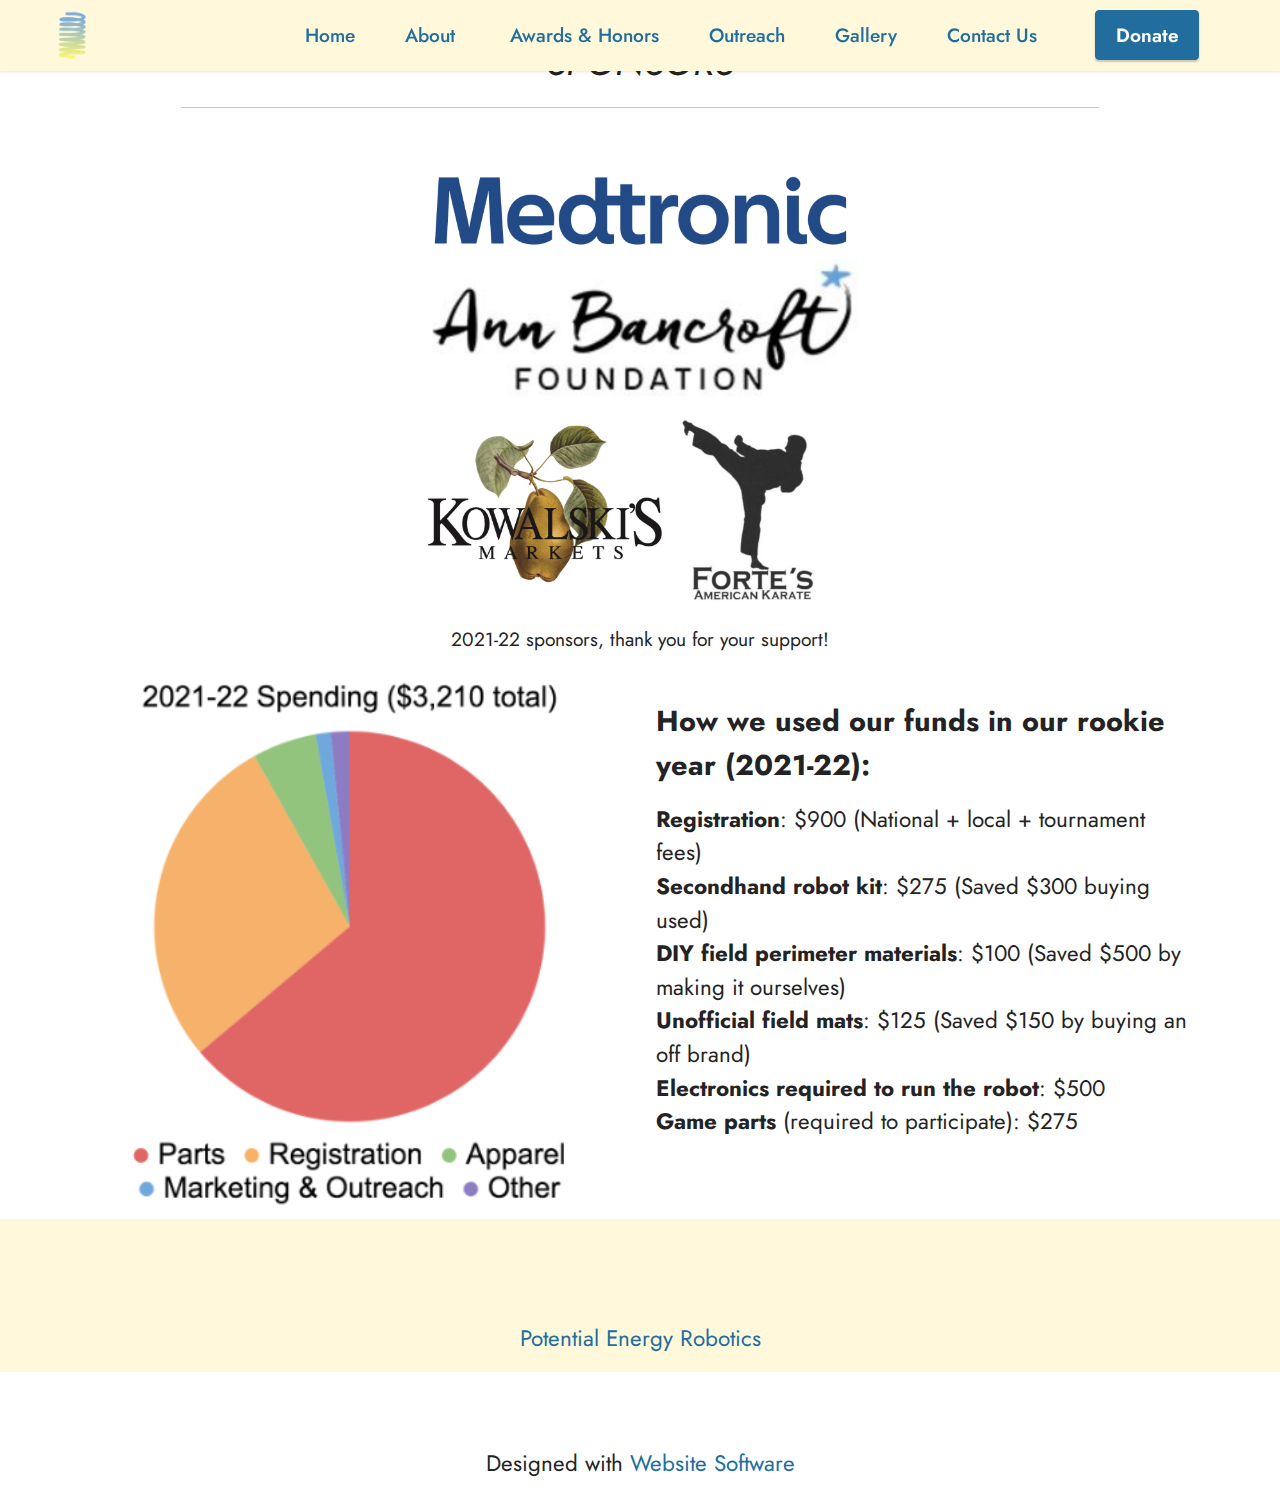
<file: sponsors.html>
<!DOCTYPE html>
<html  >
<head>
  <!-- Site made with Mobirise Website Builder v5.6.5, https://mobirise.com -->
  <meta charset="UTF-8">
  <meta http-equiv="X-UA-Compatible" content="IE=edge">
  <meta name="generator" content="Mobirise v5.6.5, mobirise.com">
  <meta name="twitter:card" content="summary_large_image"/>
  <meta name="twitter:image:src" content="">
  <meta property="og:image" content="">
  <meta name="twitter:title" content="Sponsors">
  <meta name="viewport" content="width=device-width, initial-scale=1, minimum-scale=1">
  <link rel="shortcut icon" href="assets/images/potenspring.png" type="image/x-icon">
  <meta name="description" content="">
  
  
  <title>Sponsors</title>
  <link rel="stylesheet" href="assets/bootstrap/css/bootstrap.min.css">
  <link rel="stylesheet" href="assets/bootstrap/css/bootstrap-grid.min.css">
  <link rel="stylesheet" href="assets/bootstrap/css/bootstrap-reboot.min.css">
  <link rel="stylesheet" href="assets/dropdown/css/style.css">
  <link rel="stylesheet" href="assets/socicon/css/styles.css">
  <link rel="stylesheet" href="assets/theme/css/style.css">
  <link rel="preload" href="https://fonts.googleapis.com/css?family=Jost:100,200,300,400,500,600,700,800,900,100i,200i,300i,400i,500i,600i,700i,800i,900i&display=swap" as="style" onload="this.onload=null;this.rel='stylesheet'">
  <noscript><link rel="stylesheet" href="https://fonts.googleapis.com/css?family=Jost:100,200,300,400,500,600,700,800,900,100i,200i,300i,400i,500i,600i,700i,800i,900i&display=swap"></noscript>
  <link rel="preload" as="style" href="assets/mobirise/css/mbr-additional.css"><link rel="stylesheet" href="assets/mobirise/css/mbr-additional.css" type="text/css">
  
  
  
  
</head>
<body>
  
  <section data-bs-version="5.1" class="content6 cid-sVWfKJ1uru" id="content6-1a">
    
    <div class="container">
        <div class="row justify-content-center">
            <div class="col-md-12 col-lg-10">
                <hr class="line">
                <p class="mbr-text align-center mbr-fonts-style my-4 display-2"><em>SPONSORS</em></p>
                <hr class="line">
            </div>
        </div>
    </div>
</section>

<section data-bs-version="5.1" class="image3 cid-tbFTHpiYkN" id="image3-2r">
    

    

    <div class="container">
        <div class="row justify-content-center">
            <div class="col-12 col-lg-5">
                <div class="image-wrapper">
                    <img src="assets/images/ftc-sponsors-6.png" alt="sponsors">
                    <p class="mbr-description mbr-fonts-style mt-2 align-center display-4">2021-22 sponsors, thank you for your support!</p>
                </div>
            </div>
        </div>
    </div>
</section>

<section data-bs-version="5.1" class="image1 cid-tbFWxWPqvu" id="image1-2s">
    

    

    <div class="container">
        <div class="row align-items-center">
            <div class="col-12 col-lg-6">
                <div class="image-wrapper">
                    <img src="assets/images/pie-chart.png" alt="pie chart">
                    
                </div>
            </div>
            <div class="col-12 col-lg">
                <div class="text-wrapper">
                    <h3 class="mbr-section-title mbr-fonts-style mb-3 display-5">
                        <strong>How we used our funds in our rookie year (2021-22):</strong></h3>
                    <p class="mbr-text mbr-fonts-style display-7"><strong>Registration</strong>: $900 (National + local + tournament fees)<br><strong>Secondhand robot kit</strong>: $275 (Saved $300 buying used)<br><strong>DIY field perimeter materials</strong>: $100 (Saved $500 by making it ourselves)<br><strong>Unofficial field mats</strong>: $125 (Saved $150 by buying an off brand)<br><strong>Electronics required to run the robot</strong>: $500<br><strong>Game parts </strong>(required to participate): $275<strong>&nbsp;</strong><br>&nbsp;</p>
                </div>
            </div>
        </div>
    </div>
</section>

<section data-bs-version="5.1" class="footer3 cid-tcmhgDZw4s" once="footers" id="footer3-38">

    

    

    <div class="container">
        <div class="media-container-row align-center mbr-white">
            <div class="row row-links">
                <ul class="foot-menu">
                    
                    
                    
                    
                    
                <li class="foot-menu-item mbr-fonts-style display-7">
                        <a class="text-warning text-primary" href="index.html">About&nbsp;</a></li><li class="foot-menu-item mbr-fonts-style display-7"><a href="outreach.html" class="text-warning">Outreach</a></li><li class="foot-menu-item mbr-fonts-style display-7"><a href="awards_and_honors.html" class="text-warning">Awards &amp; Honors</a></li><li class="foot-menu-item mbr-fonts-style display-7"><a href="gallery.html" class="text-warning">Gallery</a></li><li class="foot-menu-item mbr-fonts-style display-7"><a href="sponsors.html" class="text-warning">Sponsors</a></li><li class="foot-menu-item mbr-fonts-style display-7"><a href="contact_us.html" class="text-warning">Contact</a></li><li class="foot-menu-item mbr-fonts-style display-7"><a href="donate.html" class="text-warning">Donate</a></li></ul>
            </div>
            <div class="row social-row">
                <div class="social-list align-right pb-2">
                    
                    
                    
                    
                    
                    
                <div class="soc-item">
                        <a href="https://www.instagram.com/potenftc/" target="_blank">
                            <span class="mbr-iconfont mbr-iconfont-social socicon-instagram socicon" style="color: rgb(255, 248, 219); fill: rgb(255, 248, 219);"></span>
                        </a>
                    </div><div class="soc-item">
                        <a href="https://twitter.com/PotEnFtc" target="_blank">
                            <span class="mbr-iconfont mbr-iconfont-social socicon-twitter socicon" style="color: rgb(255, 248, 219); fill: rgb(255, 248, 219);"></span>
                        </a>
                    </div></div>
            </div>
            <div class="row row-copirayt">
                <p class="mbr-text mb-0 mbr-fonts-style mbr-white align-center display-7">Potential Energy Robotics</p>
            </div>
        </div>
    </div>
</section>

<section data-bs-version="5.1" class="menu menu2 cid-tjOUwblQpk" once="menu" id="menu2-40">
    
    <nav class="navbar navbar-dropdown navbar-fixed-top navbar-expand-lg">
        <div class="container-fluid">
            <div class="navbar-brand">
                <span class="navbar-logo">
                    <a href="index.html">
                        <img src="assets/images/potenspring.png" alt="potenlogo" style="height: 3rem;">
                    </a>
                </span>
                
            </div>
            <button class="navbar-toggler" type="button" data-toggle="collapse" data-bs-toggle="collapse" data-target="#navbarSupportedContent" data-bs-target="#navbarSupportedContent" aria-controls="navbarNavAltMarkup" aria-expanded="false" aria-label="Toggle navigation">
                <div class="hamburger">
                    <span></span>
                    <span></span>
                    <span></span>
                    <span></span>
                </div>
            </button>
            <div class="collapse navbar-collapse" id="navbarSupportedContent">
                <ul class="navbar-nav nav-dropdown" data-app-modern-menu="true"><li class="nav-item"><a class="nav-link link text-primary show display-4" href="index.html" aria-expanded="false">Home</a></li><li class="nav-item"><a class="nav-link link text-primary display-4" href="page7.html">About&nbsp;</a></li><li class="nav-item"><a class="nav-link link text-primary display-4" href="awards_and_honors.html">Awards &amp; Honors</a></li><li class="nav-item"><a class="nav-link link text-primary display-4" href="outreach.html">Outreach</a></li>
                    <li class="nav-item"><a class="nav-link link text-primary display-4" href="gallery.html" aria-expanded="false">Gallery</a></li><li class="nav-item"><a class="nav-link link text-primary display-4" href="contact_us.html">Contact Us</a></li></ul>
                
                <div class="navbar-buttons mbr-section-btn"><a class="btn btn-primary display-4" href="donate.html" target="_blank">Donate</a></div>
            </div>
        </div>
    </nav>
</section><section class="display-7" style="padding: 0;align-items: center;justify-content: center;flex-wrap: wrap;    align-content: center;display: flex;position: relative;height: 4rem;"><a href="https://mobiri.se/2696470" style="flex: 1 1;height: 4rem;position: absolute;width: 100%;z-index: 1;"><img alt="" style="height: 4rem;" src="[data-uri]"></a><p style="margin: 0;text-align: center;" class="display-7">Designed with &#8204;</p><a style="z-index:1" href="https://mobirise.com"> Website Software</a></section><script src="assets/bootstrap/js/bootstrap.bundle.min.js"></script>  <script src="assets/smoothscroll/smooth-scroll.js"></script>  <script src="assets/ytplayer/index.js"></script>  <script src="assets/dropdown/js/navbar-dropdown.js"></script>  <script src="assets/theme/js/script.js"></script>  
  
  
</body>
</html>
</file>
<file: assets/dropdown/css/style.css>
.navbar-dropdown {
  left: 0;
  padding: 0;
  position: absolute;
  right: 0;
  top: 0;
  transition: all 0.45s ease;
  z-index: 1030;
  background: #282828; }
  .navbar-dropdown .navbar-logo {
    margin-right: 0.8rem;
    transition: margin 0.3s ease-in-out;
    vertical-align: middle; }
    .navbar-dropdown .navbar-logo img {
      height: 3.125rem;
      transition: all 0.3s ease-in-out; }
    .navbar-dropdown .navbar-logo.mbr-iconfont {
      font-size: 3.125rem;
      line-height: 3.125rem; }
  .navbar-dropdown .navbar-caption {
    font-weight: 700;
    white-space: normal;
    vertical-align: -4px;
    line-height: 3.125rem !important; }
    .navbar-dropdown .navbar-caption, .navbar-dropdown .navbar-caption:hover {
      color: inherit;
      text-decoration: none; }
  .navbar-dropdown .mbr-iconfont + .navbar-caption {
    vertical-align: -1px; }
  .navbar-dropdown.navbar-fixed-top {
    position: fixed; }
  .navbar-dropdown .navbar-brand span {
    vertical-align: -4px; }
  .navbar-dropdown.bg-color.transparent {
    background: none; }
  .navbar-dropdown.navbar-short .navbar-brand {
    padding: 0.625rem 0; }
    .navbar-dropdown.navbar-short .navbar-brand span {
      vertical-align: -1px; }
  .navbar-dropdown.navbar-short .navbar-caption {
    line-height: 2.375rem !important;
    vertical-align: -2px; }
  .navbar-dropdown.navbar-short .navbar-logo {
    margin-right: 0.5rem; }
    .navbar-dropdown.navbar-short .navbar-logo img {
      height: 2.375rem; }
    .navbar-dropdown.navbar-short .navbar-logo.mbr-iconfont {
      font-size: 2.375rem;
      line-height: 2.375rem; }
  .navbar-dropdown.navbar-short .mbr-table-cell {
    height: 3.625rem; }
  .navbar-dropdown .navbar-close {
    left: 0.6875rem;
    position: fixed;
    top: 0.75rem;
    z-index: 1000; }
  .navbar-dropdown .hamburger-icon {
    content: "";
    display: inline-block;
    vertical-align: middle;
    width: 16px;
    -webkit-box-shadow: 0 -6px 0 1px #282828,0 0 0 1px #282828,0 6px 0 1px #282828;
    -moz-box-shadow: 0 -6px 0 1px #282828,0 0 0 1px #282828,0 6px 0 1px #282828;
    box-shadow: 0 -6px 0 1px #282828,0 0 0 1px #282828,0 6px 0 1px #282828; }

.dropdown-menu .dropdown-toggle[data-toggle="dropdown-submenu"]::after {
  border-bottom: 0.35em solid transparent;
  border-left: 0.35em solid;
  border-right: 0;
  border-top: 0.35em solid transparent;
  margin-left: 0.3rem; }

.dropdown-menu .dropdown-item:focus {
  outline: 0; }

.nav-dropdown {
  font-size: 0.75rem;
  font-weight: 500;
  height: auto !important; }
  .nav-dropdown .nav-btn {
    padding-left: 1rem; }
  .nav-dropdown .link {
    margin: .667em 1.667em;
    font-weight: 500;
    padding: 0;
    transition: color .2s ease-in-out; }
    .nav-dropdown .link.dropdown-toggle {
      margin-right: 2.583em; }
      .nav-dropdown .link.dropdown-toggle::after {
        margin-left: .25rem;
        border-top: 0.35em solid;
        border-right: 0.35em solid transparent;
        border-left: 0.35em solid transparent;
        border-bottom: 0; }
      .nav-dropdown .link.dropdown-toggle[aria-expanded="true"] {
        margin: 0;
        padding: 0.667em 3.263em  0.667em 1.667em; }
  .nav-dropdown .link::after,
  .nav-dropdown .dropdown-item::after {
    color: inherit; }
  .nav-dropdown .btn {
    font-size: 0.75rem;
    font-weight: 700;
    letter-spacing: 0;
    margin-bottom: 0;
    padding-left: 1.25rem;
    padding-right: 1.25rem; }
  .nav-dropdown .dropdown-menu {
    border-radius: 0;
    border: 0;
    left: 0;
    margin: 0;
    padding-bottom: 1.25rem;
    padding-top: 1.25rem;
    position: relative; }
  .nav-dropdown .dropdown-submenu {
    margin-left: 0.125rem;
    top: 0; }
  .nav-dropdown .dropdown-item {
    font-weight: 500;
    line-height: 2;
    padding: 0.3846em 4.615em 0.3846em 1.5385em;
    position: relative;
    transition: color .2s ease-in-out, background-color .2s ease-in-out; }
    .nav-dropdown .dropdown-item::after {
      margin-top: -0.3077em;
      position: absolute;
      right: 1.1538em;
      top: 50%; }
    .nav-dropdown .dropdown-item:focus, .nav-dropdown .dropdown-item:hover {
      background: none; }

@media (max-width: 767px) {
  .nav-dropdown.navbar-toggleable-sm {
    bottom: 0;
    display: none;
    left: 0;
    overflow-x: hidden;
    position: fixed;
    top: 0;
    transform: translateX(-100%);
    -ms-transform: translateX(-100%);
    -webkit-transform: translateX(-100%);
    width: 18.75rem;
    z-index: 999; } }
.nav-dropdown.navbar-toggleable-xl {
  bottom: 0;
  display: none;
  left: 0;
  overflow-x: hidden;
  position: fixed;
  top: 0;
  transform: translateX(-100%);
  -ms-transform: translateX(-100%);
  -webkit-transform: translateX(-100%);
  width: 18.75rem;
  z-index: 999; }

.nav-dropdown-sm {
  display: block !important;
  overflow-x: hidden;
  overflow: auto;
  padding-top: 3.875rem; }
  .nav-dropdown-sm::after {
    content: "";
    display: block;
    height: 3rem;
    width: 100%; }
  .nav-dropdown-sm.collapse.in ~ .navbar-close {
    display: block !important; }
  .nav-dropdown-sm.collapsing, .nav-dropdown-sm.collapse.in {
    transform: translateX(0);
    -ms-transform: translateX(0);
    -webkit-transform: translateX(0);
    transition: all 0.25s ease-out;
    -webkit-transition: all 0.25s ease-out;
    background: #282828; }
  .nav-dropdown-sm.collapsing[aria-expanded="false"] {
    transform: translateX(-100%);
    -ms-transform: translateX(-100%);
    -webkit-transform: translateX(-100%); }
  .nav-dropdown-sm .nav-item {
    display: block;
    margin-left: 0 !important;
    padding-left: 0; }
  .nav-dropdown-sm .link,
  .nav-dropdown-sm .dropdown-item {
    border-top: 1px dotted rgba(255, 255, 255, 0.1);
    font-size: 0.8125rem;
    line-height: 1.6;
    margin: 0 !important;
    padding: 0.875rem 2.4rem 0.875rem 1.5625rem !important;
    position: relative;
    white-space: normal; }
    .nav-dropdown-sm .link:focus, .nav-dropdown-sm .link:hover,
    .nav-dropdown-sm .dropdown-item:focus,
    .nav-dropdown-sm .dropdown-item:hover {
      background: rgba(0, 0, 0, 0.2) !important;
      color: #c0a375; }
  .nav-dropdown-sm .nav-btn {
    position: relative;
    padding: 1.5625rem 1.5625rem 0 1.5625rem; }
    .nav-dropdown-sm .nav-btn::before {
      border-top: 1px dotted rgba(255, 255, 255, 0.1);
      content: "";
      left: 0;
      position: absolute;
      top: 0;
      width: 100%; }
    .nav-dropdown-sm .nav-btn + .nav-btn {
      padding-top: 0.625rem; }
      .nav-dropdown-sm .nav-btn + .nav-btn::before {
        display: none; }
  .nav-dropdown-sm .btn {
    padding: 0.625rem 0; }
  .nav-dropdown-sm .dropdown-toggle[data-toggle="dropdown-submenu"]::after {
    margin-left: .25rem;
    border-top: 0.35em solid;
    border-right: 0.35em solid transparent;
    border-left: 0.35em solid transparent;
    border-bottom: 0; }
  .nav-dropdown-sm .dropdown-toggle[data-toggle="dropdown-submenu"][aria-expanded="true"]::after {
    border-top: 0;
    border-right: 0.35em solid transparent;
    border-left: 0.35em solid transparent;
    border-bottom: 0.35em solid; }
  .nav-dropdown-sm .dropdown-menu {
    margin: 0;
    padding: 0;
    position: relative;
    top: 0;
    left: 0;
    width: 100%;
    border: 0;
    float: none;
    border-radius: 0;
    background: none; }
  .nav-dropdown-sm .dropdown-submenu {
    left: 100%;
    margin-left: 0.125rem;
    margin-top: -1.25rem;
    top: 0; }

.navbar-toggleable-sm .nav-dropdown .dropdown-menu {
  position: absolute; }

.navbar-toggleable-sm .nav-dropdown .dropdown-submenu {
  left: 100%;
  margin-left: 0.125rem;
  margin-top: -1.25rem;
  top: 0; }

.navbar-toggleable-sm.opened .nav-dropdown .dropdown-menu {
  position: relative; }

.navbar-toggleable-sm.opened .nav-dropdown .dropdown-submenu {
  left: 0;
  margin-left: 00rem;
  margin-top: 0rem;
  top: 0; }

.is-builder .nav-dropdown.collapsing {
  transition: none !important; }
</file>
<file: assets/socicon/css/styles.css>
@charset "UTF-8";

@font-face {
  font-family: 'Socicon';
  src:  url('../fonts/socicon.eot');
  src:  url('../fonts/socicon.eot?#iefix') format('embedded-opentype'),
    url('../fonts/socicon.woff2') format('woff2'),
    url('../fonts/socicon.ttf') format('truetype'),
    url('../fonts/socicon.woff') format('woff'),
    url('../fonts/socicon.svg#socicon') format('svg');
  font-weight: normal;
  font-style: normal;
  font-display: swap;
}

[data-icon]:before {
  font-family: "socicon" !important;
  content: attr(data-icon);
  font-style: normal !important;
  font-weight: normal !important;
  font-variant: normal !important;
  text-transform: none !important;
  speak: none;
  line-height: 1;
  -webkit-font-smoothing: antialiased;
  -moz-osx-font-smoothing: grayscale;
}

[class^="socicon-"], [class*=" socicon-"] {
  /* use !important to prevent issues with browser extensions that change fonts */
  font-family: 'Socicon' !important;
  speak: none;
  font-style: normal;
  font-weight: normal;
  font-variant: normal;
  text-transform: none;
  line-height: 1;

  /* Better Font Rendering =========== */
  -webkit-font-smoothing: antialiased;
  -moz-osx-font-smoothing: grayscale;
}

.socicon-eitaa:before {
  content: "\e97c";
}
.socicon-soroush:before {
  content: "\e97d";
}
.socicon-bale:before {
  content: "\e97e";
}
.socicon-zazzle:before {
  content: "\e97b";
}
.socicon-society6:before {
  content: "\e97a";
}
.socicon-redbubble:before {
  content: "\e979";
}
.socicon-avvo:before {
  content: "\e978";
}
.socicon-stitcher:before {
  content: "\e977";
}
.socicon-googlehangouts:before {
  content: "\e974";
}
.socicon-dlive:before {
  content: "\e975";
}
.socicon-vsco:before {
  content: "\e976";
}
.socicon-flipboard:before {
  content: "\e973";
}
.socicon-ubuntu:before {
  content: "\e958";
}
.socicon-artstation:before {
  content: "\e959";
}
.socicon-invision:before {
  content: "\e95a";
}
.socicon-torial:before {
  content: "\e95b";
}
.socicon-collectorz:before {
  content: "\e95c";
}
.socicon-seenthis:before {
  content: "\e95d";
}
.socicon-googleplaymusic:before {
  content: "\e95e";
}
.socicon-debian:before {
  content: "\e95f";
}
.socicon-filmfreeway:before {
  content: "\e960";
}
.socicon-gnome:before {
  content: "\e961";
}
.socicon-itchio:before {
  content: "\e962";
}
.socicon-jamendo:before {
  content: "\e963";
}
.socicon-mix:before {
  content: "\e964";
}
.socicon-sharepoint:before {
  content: "\e965";
}
.socicon-tinder:before {
  content: "\e966";
}
.socicon-windguru:before {
  content: "\e967";
}
.socicon-cdbaby:before {
  content: "\e968";
}
.socicon-elementaryos:before {
  content: "\e969";
}
.socicon-stage32:before {
  content: "\e96a";
}
.socicon-tiktok:before {
  content: "\e96b";
}
.socicon-gitter:before {
  content: "\e96c";
}
.socicon-letterboxd:before {
  content: "\e96d";
}
.socicon-threema:before {
  content: "\e96e";
}
.socicon-splice:before {
  content: "\e96f";
}
.socicon-metapop:before {
  content: "\e970";
}
.socicon-naver:before {
  content: "\e971";
}
.socicon-remote:before {
  content: "\e972";
}
.socicon-internet:before {
  content: "\e957";
}
.socicon-moddb:before {
  content: "\e94b";
}
.socicon-indiedb:before {
  content: "\e94c";
}
.socicon-traxsource:before {
  content: "\e94d";
}
.socicon-gamefor:before {
  content: "\e94e";
}
.socicon-pixiv:before {
  content: "\e94f";
}
.socicon-myanimelist:before {
  content: "\e950";
}
.socicon-blackberry:before {
  content: "\e951";
}
.socicon-wickr:before {
  content: "\e952";
}
.socicon-spip:before {
  content: "\e953";
}
.socicon-napster:before {
  content: "\e954";
}
.socicon-beatport:before {
  content: "\e955";
}
.socicon-hackerone:before {
  content: "\e956";
}
.socicon-hackernews:before {
  content: "\e946";
}
.socicon-smashwords:before {
  content: "\e947";
}
.socicon-kobo:before {
  content: "\e948";
}
.socicon-bookbub:before {
  content: "\e949";
}
.socicon-mailru:before {
  content: "\e94a";
}
.socicon-gitlab:before {
  content: "\e945";
}
.socicon-instructables:before {
  content: "\e944";
}
.socicon-portfolio:before {
  content: "\e943";
}
.socicon-codered:before {
  content: "\e940";
}
.socicon-origin:before {
  content: "\e941";
}
.socicon-nextdoor:before {
  content: "\e942";
}
.socicon-udemy:before {
  content: "\e93f";
}
.socicon-livemaster:before {
  content: "\e93e";
}
.socicon-crunchbase:before {
  content: "\e93b";
}
.socicon-homefy:before {
  content: "\e93c";
}
.socicon-calendly:before {
  content: "\e93d";
}
.socicon-realtor:before {
  content: "\e90f";
}
.socicon-tidal:before {
  content: "\e910";
}
.socicon-qobuz:before {
  content: "\e911";
}
.socicon-natgeo:before {
  content: "\e912";
}
.socicon-mastodon:before {
  content: "\e913";
}
.socicon-unsplash:before {
  content: "\e914";
}
.socicon-homeadvisor:before {
  content: "\e915";
}
.socicon-angieslist:before {
  content: "\e916";
}
.socicon-codepen:before {
  content: "\e917";
}
.socicon-slack:before {
  content: "\e918";
}
.socicon-openaigym:before {
  content: "\e919";
}
.socicon-logmein:before {
  content: "\e91a";
}
.socicon-fiverr:before {
  content: "\e91b";
}
.socicon-gotomeeting:before {
  content: "\e91c";
}
.socicon-aliexpress:before {
  content: "\e91d";
}
.socicon-guru:before {
  content: "\e91e";
}
.socicon-appstore:before {
  content: "\e91f";
}
.socicon-homes:before {
  content: "\e920";
}
.socicon-zoom:before {
  content: "\e921";
}
.socicon-alibaba:before {
  content: "\e922";
}
.socicon-craigslist:before {
  content: "\e923";
}
.socicon-wix:before {
  content: "\e924";
}
.socicon-redfin:before {
  content: "\e925";
}
.socicon-googlecalendar:before {
  content: "\e926";
}
.socicon-shopify:before {
  content: "\e927";
}
.socicon-freelancer:before {
  content: "\e928";
}
.socicon-seedrs:before {
  content: "\e929";
}
.socicon-bing:before {
  content: "\e92a";
}
.socicon-doodle:before {
  content: "\e92b";
}
.socicon-bonanza:before {
  content: "\e92c";
}
.socicon-squarespace:before {
  content: "\e92d";
}
.socicon-toptal:before {
  content: "\e92e";
}
.socicon-gust:before {
  content: "\e92f";
}
.socicon-ask:before {
  content: "\e930";
}
.socicon-trulia:before {
  content: "\e931";
}
.socicon-loomly:before {
  content: "\e932";
}
.socicon-ghost:before {
  content: "\e933";
}
.socicon-upwork:before {
  content: "\e934";
}
.socicon-fundable:before {
  content: "\e935";
}
.socicon-booking:before {
  content: "\e936";
}
.socicon-googlemaps:before {
  content: "\e937";
}
.socicon-zillow:before {
  content: "\e938";
}
.socicon-niconico:before {
  content: "\e939";
}
.socicon-toneden:before {
  content: "\e93a";
}
.socicon-augment:before {
  content: "\e908";
}
.socicon-bitbucket:before {
  content: "\e909";
}
.socicon-fyuse:before {
  content: "\e90a";
}
.socicon-yt-gaming:before {
  content: "\e90b";
}
.socicon-sketchfab:before {
  content: "\e90c";
}
.socicon-mobcrush:before {
  content: "\e90d";
}
.socicon-microsoft:before {
  content: "\e90e";
}
.socicon-pandora:before {
  content: "\e907";
}
.socicon-messenger:before {
  content: "\e906";
}
.socicon-gamewisp:before {
  content: "\e905";
}
.socicon-bloglovin:before {
  content: "\e904";
}
.socicon-tunein:before {
  content: "\e903";
}
.socicon-gamejolt:before {
  content: "\e901";
}
.socicon-trello:before {
  content: "\e902";
}
.socicon-spreadshirt:before {
  content: "\e900";
}
.socicon-500px:before {
  content: "\e000";
}
.socicon-8tracks:before {
  content: "\e001";
}
.socicon-airbnb:before {
  content: "\e002";
}
.socicon-alliance:before {
  content: "\e003";
}
.socicon-amazon:before {
  content: "\e004";
}
.socicon-amplement:before {
  content: "\e005";
}
.socicon-android:before {
  content: "\e006";
}
.socicon-angellist:before {
  content: "\e007";
}
.socicon-apple:before {
  content: "\e008";
}
.socicon-appnet:before {
  content: "\e009";
}
.socicon-baidu:before {
  content: "\e00a";
}
.socicon-bandcamp:before {
  content: "\e00b";
}
.socicon-battlenet:before {
  content: "\e00c";
}
.socicon-mixer:before {
  content: "\e00d";
}
.socicon-bebee:before {
  content: "\e00e";
}
.socicon-bebo:before {
  content: "\e00f";
}
.socicon-behance:before {
  content: "\e010";
}
.socicon-blizzard:before {
  content: "\e011";
}
.socicon-blogger:before {
  content: "\e012";
}
.socicon-buffer:before {
  content: "\e013";
}
.socicon-chrome:before {
  content: "\e014";
}
.socicon-coderwall:before {
  content: "\e015";
}
.socicon-curse:before {
  content: "\e016";
}
.socicon-dailymotion:before {
  content: "\e017";
}
.socicon-deezer:before {
  content: "\e018";
}
.socicon-delicious:before {
  content: "\e019";
}
.socicon-deviantart:before {
  content: "\e01a";
}
.socicon-diablo:before {
  content: "\e01b";
}
.socicon-digg:before {
  content: "\e01c";
}
.socicon-discord:before {
  content: "\e01d";
}
.socicon-disqus:before {
  content: "\e01e";
}
.socicon-douban:before {
  content: "\e01f";
}
.socicon-draugiem:before {
  content: "\e020";
}
.socicon-dribbble:before {
  content: "\e021";
}
.socicon-drupal:before {
  content: "\e022";
}
.socicon-ebay:before {
  content: "\e023";
}
.socicon-ello:before {
  content: "\e024";
}
.socicon-endomodo:before {
  content: "\e025";
}
.socicon-envato:before {
  content: "\e026";
}
.socicon-etsy:before {
  content: "\e027";
}
.socicon-facebook:before {
  content: "\e028";
}
.socicon-feedburner:before {
  content: "\e029";
}
.socicon-filmweb:before {
  content: "\e02a";
}
.socicon-firefox:before {
  content: "\e02b";
}
.socicon-flattr:before {
  content: "\e02c";
}
.socicon-flickr:before {
  content: "\e02d";
}
.socicon-formulr:before {
  content: "\e02e";
}
.socicon-forrst:before {
  content: "\e02f";
}
.socicon-foursquare:before {
  content: "\e030";
}
.socicon-friendfeed:before {
  content: "\e031";
}
.socicon-github:before {
  content: "\e032";
}
.socicon-goodreads:before {
  content: "\e033";
}
.socicon-google:before {
  content: "\e034";
}
.socicon-googlescholar:before {
  content: "\e035";
}
.socicon-googlegroups:before {
  content: "\e036";
}
.socicon-googlephotos:before {
  content: "\e037";
}
.socicon-googleplus:before {
  content: "\e038";
}
.socicon-grooveshark:before {
  content: "\e039";
}
.socicon-hackerrank:before {
  content: "\e03a";
}
.socicon-hearthstone:before {
  content: "\e03b";
}
.socicon-hellocoton:before {
  content: "\e03c";
}
.socicon-heroes:before {
  content: "\e03d";
}
.socicon-smashcast:before {
  content: "\e03e";
}
.socicon-horde:before {
  content: "\e03f";
}
.socicon-houzz:before {
  content: "\e040";
}
.socicon-icq:before {
  content: "\e041";
}
.socicon-identica:before {
  content: "\e042";
}
.socicon-imdb:before {
  content: "\e043";
}
.socicon-instagram:before {
  content: "\e044";
}
.socicon-issuu:before {
  content: "\e045";
}
.socicon-istock:before {
  content: "\e046";
}
.socicon-itunes:before {
  content: "\e047";
}
.socicon-keybase:before {
  content: "\e048";
}
.socicon-lanyrd:before {
  content: "\e049";
}
.socicon-lastfm:before {
  content: "\e04a";
}
.socicon-line:before {
  content: "\e04b";
}
.socicon-linkedin:before {
  content: "\e04c";
}
.socicon-livejournal:before {
  content: "\e04d";
}
.socicon-lyft:before {
  content: "\e04e";
}
.socicon-macos:before {
  content: "\e04f";
}
.socicon-mail:before {
  content: "\e050";
}
.socicon-medium:before {
  content: "\e051";
}
.socicon-meetup:before {
  content: "\e052";
}
.socicon-mixcloud:before {
  content: "\e053";
}
.socicon-modelmayhem:before {
  content: "\e054";
}
.socicon-mumble:before {
  content: "\e055";
}
.socicon-myspace:before {
  content: "\e056";
}
.socicon-newsvine:before {
  content: "\e057";
}
.socicon-nintendo:before {
  content: "\e058";
}
.socicon-npm:before {
  content: "\e059";
}
.socicon-odnoklassniki:before {
  content: "\e05a";
}
.socicon-openid:before {
  content: "\e05b";
}
.socicon-opera:before {
  content: "\e05c";
}
.socicon-outlook:before {
  content: "\e05d";
}
.socicon-overwatch:before {
  content: "\e05e";
}
.socicon-patreon:before {
  content: "\e05f";
}
.socicon-paypal:before {
  content: "\e060";
}
.socicon-periscope:before {
  content: "\e061";
}
.socicon-persona:before {
  content: "\e062";
}
.socicon-pinterest:before {
  content: "\e063";
}
.socicon-play:before {
  content: "\e064";
}
.socicon-player:before {
  content: "\e065";
}
.socicon-playstation:before {
  content: "\e066";
}
.socicon-pocket:before {
  content: "\e067";
}
.socicon-qq:before {
  content: "\e068";
}
.socicon-quora:before {
  content: "\e069";
}
.socicon-raidcall:before {
  content: "\e06a";
}
.socicon-ravelry:before {
  content: "\e06b";
}
.socicon-reddit:before {
  content: "\e06c";
}
.socicon-renren:before {
  content: "\e06d";
}
.socicon-researchgate:before {
  content: "\e06e";
}
.socicon-residentadvisor:before {
  content: "\e06f";
}
.socicon-reverbnation:before {
  content: "\e070";
}
.socicon-rss:before {
  content: "\e071";
}
.socicon-sharethis:before {
  content: "\e072";
}
.socicon-skype:before {
  content: "\e073";
}
.socicon-slideshare:before {
  content: "\e074";
}
.socicon-smugmug:before {
  content: "\e075";
}
.socicon-snapchat:before {
  content: "\e076";
}
.socicon-songkick:before {
  content: "\e077";
}
.socicon-soundcloud:before {
  content: "\e078";
}
.socicon-spotify:before {
  content: "\e079";
}
.socicon-stackexchange:before {
  content: "\e07a";
}
.socicon-stackoverflow:before {
  content: "\e07b";
}
.socicon-starcraft:before {
  content: "\e07c";
}
.socicon-stayfriends:before {
  content: "\e07d";
}
.socicon-steam:before {
  content: "\e07e";
}
.socicon-storehouse:before {
  content: "\e07f";
}
.socicon-strava:before {
  content: "\e080";
}
.socicon-streamjar:before {
  content: "\e081";
}
.socicon-stumbleupon:before {
  content: "\e082";
}
.socicon-swarm:before {
  content: "\e083";
}
.socicon-teamspeak:before {
  content: "\e084";
}
.socicon-teamviewer:before {
  content: "\e085";
}
.socicon-technorati:before {
  content: "\e086";
}
.socicon-telegram:before {
  content: "\e087";
}
.socicon-tripadvisor:before {
  content: "\e088";
}
.socicon-tripit:before {
  content: "\e089";
}
.socicon-triplej:before {
  content: "\e08a";
}
.socicon-tumblr:before {
  content: "\e08b";
}
.socicon-twitch:before {
  content: "\e08c";
}
.socicon-twitter:before {
  content: "\e08d";
}
.socicon-uber:before {
  content: "\e08e";
}
.socicon-ventrilo:before {
  content: "\e08f";
}
.socicon-viadeo:before {
  content: "\e090";
}
.socicon-viber:before {
  content: "\e091";
}
.socicon-viewbug:before {
  content: "\e092";
}
.socicon-vimeo:before {
  content: "\e093";
}
.socicon-vine:before {
  content: "\e094";
}
.socicon-vkontakte:before {
  content: "\e095";
}
.socicon-warcraft:before {
  content: "\e096";
}
.socicon-wechat:before {
  content: "\e097";
}
.socicon-weibo:before {
  content: "\e098";
}
.socicon-whatsapp:before {
  content: "\e099";
}
.socicon-wikipedia:before {
  content: "\e09a";
}
.socicon-windows:before {
  content: "\e09b";
}
.socicon-wordpress:before {
  content: "\e09c";
}
.socicon-wykop:before {
  content: "\e09d";
}
.socicon-xbox:before {
  content: "\e09e";
}
.socicon-xing:before {
  content: "\e09f";
}
.socicon-yahoo:before {
  content: "\e0a0";
}
.socicon-yammer:before {
  content: "\e0a1";
}
.socicon-yandex:before {
  content: "\e0a2";
}
.socicon-yelp:before {
  content: "\e0a3";
}
.socicon-younow:before {
  content: "\e0a4";
}
.socicon-youtube:before {
  content: "\e0a5";
}
.socicon-zapier:before {
  content: "\e0a6";
}
.socicon-zerply:before {
  content: "\e0a7";
}
.socicon-zomato:before {
  content: "\e0a8";
}
.socicon-zynga:before {
  content: "\e0a9";
}
</file>
<file: assets/theme/css/style.css>
@charset "UTF-8";
section {
  background-color: #ffffff;
}

body {
  font-style: normal;
  line-height: 1.5;
  font-weight: 400;
  color: #232323;
  position: relative;
}

button {
  background-color: transparent;
  border-color: transparent;
}

section,
.container,
.container-fluid {
  position: relative;
  word-wrap: break-word;
}

a.mbr-iconfont:hover {
  text-decoration: none;
}

.article .lead p,
.article .lead ul,
.article .lead ol,
.article .lead pre,
.article .lead blockquote {
  margin-bottom: 0;
}

a {
  font-style: normal;
  font-weight: 400;
  cursor: pointer;
}
a, a:hover {
  text-decoration: none;
}

.mbr-section-title {
  font-style: normal;
  line-height: 1.3;
}

.mbr-section-subtitle {
  line-height: 1.3;
}

.mbr-text {
  font-style: normal;
  line-height: 1.7;
}

h1,
h2,
h3,
h4,
h5,
h6,
.display-1,
.display-2,
.display-4,
.display-5,
.display-7,
span,
p,
a {
  line-height: 1;
  word-break: break-word;
  word-wrap: break-word;
  font-weight: 400;
}

b,
strong {
  font-weight: bold;
}

input:-webkit-autofill, input:-webkit-autofill:hover, input:-webkit-autofill:focus, input:-webkit-autofill:active {
  transition-delay: 9999s;
  -webkit-transition-property: background-color, color;
  transition-property: background-color, color;
}

textarea[type=hidden] {
  display: none;
}

section {
  background-position: 50% 50%;
  background-repeat: no-repeat;
  background-size: cover;
}
section .mbr-background-video,
section .mbr-background-video-preview {
  position: absolute;
  bottom: 0;
  left: 0;
  right: 0;
  top: 0;
}

.hidden {
  visibility: hidden;
}

.mbr-z-index20 {
  z-index: 20;
}

/*! Base colors */
.mbr-white {
  color: #ffffff;
}

.mbr-black {
  color: #111111;
}

.mbr-bg-white {
  background-color: #ffffff;
}

.mbr-bg-black {
  background-color: #000000;
}

/*! Text-aligns */
.align-left {
  text-align: left;
}

.align-center {
  text-align: center;
}

.align-right {
  text-align: right;
}

/*! Font-weight  */
.mbr-light {
  font-weight: 300;
}

.mbr-regular {
  font-weight: 400;
}

.mbr-semibold {
  font-weight: 500;
}

.mbr-bold {
  font-weight: 700;
}

/*! Media  */
.media-content {
  flex-basis: 100%;
}

.media-container-row {
  display: flex;
  flex-direction: row;
  flex-wrap: wrap;
  justify-content: center;
  align-content: center;
  align-items: start;
}
.media-container-row .media-size-item {
  width: 400px;
}

.media-container-column {
  display: flex;
  flex-direction: column;
  flex-wrap: wrap;
  justify-content: center;
  align-content: center;
  align-items: stretch;
}
.media-container-column > * {
  width: 100%;
}

@media (min-width: 992px) {
  .media-container-row {
    flex-wrap: nowrap;
  }
}
figure {
  margin-bottom: 0;
  overflow: hidden;
}

figure[mbr-media-size] {
  transition: width 0.1s;
}

img,
iframe {
  display: block;
  width: 100%;
}

.card {
  background-color: transparent;
  border: none;
}

.card-box {
  width: 100%;
}

.card-img {
  text-align: center;
  flex-shrink: 0;
  -webkit-flex-shrink: 0;
}

.media {
  max-width: 100%;
  margin: 0 auto;
}

.mbr-figure {
  align-self: center;
}

.media-container > div {
  max-width: 100%;
}

.mbr-figure img,
.card-img img {
  width: 100%;
}

@media (max-width: 991px) {
  .media-size-item {
    width: auto !important;
  }

  .media {
    width: auto;
  }

  .mbr-figure {
    width: 100% !important;
  }
}
/*! Buttons */
.mbr-section-btn {
  margin-left: -0.6rem;
  margin-right: -0.6rem;
  font-size: 0;
}

.btn {
  font-weight: 600;
  border-width: 1px;
  font-style: normal;
  margin: 0.6rem 0.6rem;
  white-space: normal;
  transition: all 0.2s ease-in-out;
  display: inline-flex;
  align-items: center;
  justify-content: center;
  word-break: break-word;
}

.btn-sm {
  font-weight: 600;
  letter-spacing: 0px;
  transition: all 0.3s ease-in-out;
}

.btn-md {
  font-weight: 600;
  letter-spacing: 0px;
  transition: all 0.3s ease-in-out;
}

.btn-lg {
  font-weight: 600;
  letter-spacing: 0px;
  transition: all 0.3s ease-in-out;
}

.btn-form {
  margin: 0;
}
.btn-form:hover {
  cursor: pointer;
}

nav .mbr-section-btn {
  margin-left: 0rem;
  margin-right: 0rem;
}

/*! Btn icon margin */
.btn .mbr-iconfont,
.btn.btn-sm .mbr-iconfont {
  order: 1;
  cursor: pointer;
  margin-left: 0.5rem;
  vertical-align: sub;
}

.btn.btn-md .mbr-iconfont,
.btn.btn-md .mbr-iconfont {
  margin-left: 0.8rem;
}

.mbr-regular {
  font-weight: 400;
}

.mbr-semibold {
  font-weight: 500;
}

.mbr-bold {
  font-weight: 700;
}

[type=submit] {
  -webkit-appearance: none;
}

/*! Full-screen */
.mbr-fullscreen .mbr-overlay {
  min-height: 100vh;
}

.mbr-fullscreen {
  display: flex;
  display: -moz-flex;
  display: -ms-flex;
  display: -o-flex;
  align-items: center;
  min-height: 100vh;
  padding-top: 3rem;
  padding-bottom: 3rem;
}

/*! Map */
.map {
  height: 25rem;
  position: relative;
}
.map iframe {
  width: 100%;
  height: 100%;
}

/*! Scroll to top arrow */
.mbr-arrow-up {
  bottom: 25px;
  right: 90px;
  position: fixed;
  text-align: right;
  z-index: 5000;
  color: #ffffff;
  font-size: 22px;
}

.mbr-arrow-up a {
  background: rgba(0, 0, 0, 0.2);
  border-radius: 50%;
  color: #fff;
  display: inline-block;
  height: 60px;
  width: 60px;
  border: 2px solid #fff;
  outline-style: none !important;
  position: relative;
  text-decoration: none;
  transition: all 0.3s ease-in-out;
  cursor: pointer;
  text-align: center;
}
.mbr-arrow-up a:hover {
  background-color: rgba(0, 0, 0, 0.4);
}
.mbr-arrow-up a i {
  line-height: 60px;
}

.mbr-arrow-up-icon {
  display: block;
  color: #fff;
}

.mbr-arrow-up-icon::before {
  content: "›";
  display: inline-block;
  font-family: serif;
  font-size: 22px;
  line-height: 1;
  font-style: normal;
  position: relative;
  top: 6px;
  left: -4px;
  transform: rotate(-90deg);
}

/*! Arrow Down */
.mbr-arrow {
  position: absolute;
  bottom: 45px;
  left: 50%;
  width: 60px;
  height: 60px;
  cursor: pointer;
  background-color: rgba(80, 80, 80, 0.5);
  border-radius: 50%;
  transform: translateX(-50%);
}
@media (max-width: 767px) {
  .mbr-arrow {
    display: none;
  }
}
.mbr-arrow > a {
  display: inline-block;
  text-decoration: none;
  outline-style: none;
  -webkit-animation: arrowdown 1.7s ease-in-out infinite;
          animation: arrowdown 1.7s ease-in-out infinite;
  color: #ffffff;
}
.mbr-arrow > a > i {
  position: absolute;
  top: -2px;
  left: 15px;
  font-size: 2rem;
}

#scrollToTop a i::before {
  content: "";
  position: absolute;
  display: block;
  border-bottom: 2.5px solid #fff;
  border-left: 2.5px solid #fff;
  width: 27.8%;
  height: 27.8%;
  left: 50%;
  top: 51%;
  transform: translateY(-30%) translateX(-50%) rotate(135deg);
}

@keyframes arrowdown {
  0% {
    transform: translateY(0px);
  }
  50% {
    transform: translateY(-5px);
  }
  100% {
    transform: translateY(0px);
  }
}
@-webkit-keyframes arrowdown {
  0% {
    transform: translateY(0px);
  }
  50% {
    transform: translateY(-5px);
  }
  100% {
    transform: translateY(0px);
  }
}
@media (max-width: 500px) {
  .mbr-arrow-up {
    left: 0;
    right: 0;
    text-align: center;
  }
}
/*Gradients animation*/
@keyframes gradient-animation {
  from {
    background-position: 0% 100%;
    -webkit-animation-timing-function: ease-in-out;
            animation-timing-function: ease-in-out;
  }
  to {
    background-position: 100% 0%;
    -webkit-animation-timing-function: ease-in-out;
            animation-timing-function: ease-in-out;
  }
}
@-webkit-keyframes gradient-animation {
  from {
    background-position: 0% 100%;
    -webkit-animation-timing-function: ease-in-out;
            animation-timing-function: ease-in-out;
  }
  to {
    background-position: 100% 0%;
    -webkit-animation-timing-function: ease-in-out;
            animation-timing-function: ease-in-out;
  }
}
.bg-gradient {
  background-size: 200% 200%;
  animation: gradient-animation 5s infinite alternate;
  -webkit-animation: gradient-animation 5s infinite alternate;
}

.menu .navbar-brand {
  display: -webkit-flex;
}
.menu .navbar-brand span {
  display: flex;
  display: -webkit-flex;
}
.menu .navbar-brand .navbar-caption-wrap {
  display: -webkit-flex;
}
.menu .navbar-brand .navbar-logo img {
  display: -webkit-flex;
  width: auto;
}
@media (min-width: 768px) and (max-width: 991px) {
  .menu .navbar-toggleable-sm .navbar-nav {
    display: -ms-flexbox;
  }
}
@media (max-width: 991px) {
  .menu .navbar-collapse {
    max-height: 93.5vh;
  }
  .menu .navbar-collapse.show {
    overflow: auto;
  }
}
@media (min-width: 992px) {
  .menu .navbar-nav.nav-dropdown {
    display: -webkit-flex;
  }
  .menu .navbar-toggleable-sm .navbar-collapse {
    display: -webkit-flex !important;
  }
  .menu .collapsed .navbar-collapse {
    max-height: 93.5vh;
  }
  .menu .collapsed .navbar-collapse.show {
    overflow: auto;
  }
}
@media (max-width: 767px) {
  .menu .navbar-collapse {
    max-height: 80vh;
  }
}

.nav-link .mbr-iconfont {
  margin-right: 0.5rem;
}

.navbar {
  display: -webkit-flex;
  -webkit-flex-wrap: wrap;
  -webkit-align-items: center;
  -webkit-justify-content: space-between;
}

.navbar-collapse {
  -webkit-flex-basis: 100%;
  -webkit-flex-grow: 1;
  -webkit-align-items: center;
}

.nav-dropdown .link {
  padding: 0.667em 1.667em !important;
  margin: 0 !important;
}

.nav {
  display: -webkit-flex;
  -webkit-flex-wrap: wrap;
}

.row {
  display: -webkit-flex;
  -webkit-flex-wrap: wrap;
}

.justify-content-center {
  -webkit-justify-content: center;
}

.form-inline {
  display: -webkit-flex;
}

.card-wrapper {
  -webkit-flex: 1;
}

.carousel-control {
  z-index: 10;
  display: -webkit-flex;
}

.carousel-controls {
  display: -webkit-flex;
}

.media {
  display: -webkit-flex;
}

.form-group:focus {
  outline: none;
}

.jq-selectbox__select {
  padding: 7px 0;
  position: relative;
}

.jq-selectbox__dropdown {
  overflow: hidden;
  border-radius: 10px;
  position: absolute;
  top: 100%;
  left: 0 !important;
  width: 100% !important;
}

.jq-selectbox__trigger-arrow {
  right: 0;
  transform: translateY(-50%);
}

.jq-selectbox li {
  padding: 1.07em 0.5em;
}

input[type=range] {
  padding-left: 0 !important;
  padding-right: 0 !important;
}

.modal-dialog,
.modal-content {
  height: 100%;
}

.modal-dialog .carousel-inner {
  height: calc(100vh - 1.75rem);
}
@media (max-width: 575px) {
  .modal-dialog .carousel-inner {
    height: calc(100vh - 1rem);
  }
}

.carousel-item {
  text-align: center;
}

.carousel-item img {
  margin: auto;
}

.navbar-toggler {
  align-self: flex-start;
  padding: 0.25rem 0.75rem;
  font-size: 1.25rem;
  line-height: 1;
  background: transparent;
  border: 1px solid transparent;
  border-radius: 0.25rem;
}

.navbar-toggler:focus,
.navbar-toggler:hover {
  text-decoration: none;
  box-shadow: none;
}

.navbar-toggler-icon {
  display: inline-block;
  width: 1.5em;
  height: 1.5em;
  vertical-align: middle;
  content: "";
  background: no-repeat center center;
  background-size: 100% 100%;
}

.navbar-toggler-left {
  position: absolute;
  left: 1rem;
}

.navbar-toggler-right {
  position: absolute;
  right: 1rem;
}

.card-img {
  width: auto;
}

.menu .navbar.collapsed:not(.beta-menu) {
  flex-direction: column;
}

.carousel-item.active,
.carousel-item-next,
.carousel-item-prev {
  display: flex;
}

.note-air-layout .dropup .dropdown-menu,
.note-air-layout .navbar-fixed-bottom .dropdown .dropdown-menu {
  bottom: initial !important;
}

html,
body {
  height: auto;
  min-height: 100vh;
}

.dropup .dropdown-toggle::after {
  display: none;
}

.form-asterisk {
  font-family: initial;
  position: absolute;
  top: -2px;
  font-weight: normal;
}

.form-control-label {
  position: relative;
  cursor: pointer;
  margin-bottom: 0.357em;
  padding: 0;
}

.alert {
  color: #ffffff;
  border-radius: 0;
  border: 0;
  font-size: 1.1rem;
  line-height: 1.5;
  margin-bottom: 1.875rem;
  padding: 1.25rem;
  position: relative;
  text-align: center;
}
.alert.alert-form::after {
  background-color: inherit;
  bottom: -7px;
  content: "";
  display: block;
  height: 14px;
  left: 50%;
  margin-left: -7px;
  position: absolute;
  transform: rotate(45deg);
  width: 14px;
}

.form-control {
  background-color: #ffffff;
  background-clip: border-box;
  color: #232323;
  line-height: 1rem !important;
  height: auto;
  padding: 0.6rem 1.2rem;
  transition: border-color 0.25s ease 0s;
  border: 1px solid transparent !important;
  border-radius: 4px;
  box-shadow: rgba(0, 0, 0, 0.07) 0px 1px 1px 0px, rgba(0, 0, 0, 0.07) 0px 1px 3px 0px, rgba(0, 0, 0, 0.03) 0px 0px 0px 1px;
}
.form-active .form-control:invalid {
  border-color: red;
}

form .row {
  margin-left: -0.6rem;
  margin-right: -0.6rem;
}
form .row [class*=col] {
  padding-left: 0.6rem;
  padding-right: 0.6rem;
}

form .mbr-section-btn {
  margin: 0;
  padding-left: 0.6rem;
  padding-right: 0.6rem;
}

form .btn {
  display: flex;
  padding: 0.6rem 1.2rem;
  margin: 0;
}

form .form-check-input {
  margin-top: 0.5;
}

textarea.form-control {
  line-height: 1.5rem !important;
}

.form-group {
  margin-bottom: 1.2rem;
}

.form-control,
form .btn {
  min-height: 48px;
}

.gdpr-block label span.textGDPR input[name=gdpr] {
  top: 7px;
}

.form-control:focus {
  box-shadow: none;
}

:focus {
  outline: none;
}

.mbr-overlay {
  background-color: #000;
  bottom: 0;
  left: 0;
  opacity: 0.5;
  position: absolute;
  right: 0;
  top: 0;
  z-index: 0;
  pointer-events: none;
}

blockquote {
  font-style: italic;
  padding: 3rem;
  font-size: 1.09rem;
  position: relative;
  border-left: 3px solid;
}

ul,
ol,
pre,
blockquote {
  margin-bottom: 2.3125rem;
}

.mt-4 {
  margin-top: 2rem !important;
}

.mb-4 {
  margin-bottom: 2rem !important;
}

@media (min-width: 992px) {
  .container {
    padding-left: 16px;
    padding-right: 16px;
  }

  .row {
    margin-left: -16px;
    margin-right: -16px;
  }
  .row > [class*=col] {
    padding-left: 16px;
    padding-right: 16px;
  }
}
@media (min-width: 768px) {
  .container-fluid {
    padding-left: 32px;
    padding-right: 32px;
  }
}
@media (min-width: 768px) and (max-width: 991px) {
  .mbr-container {
    padding-left: 32px;
    padding-right: 32px;
  }
}
@media (max-width: 767px) {
  .mbr-container {
    padding-left: 16px;
    padding-right: 16px;
  }
}
.card-wrapper,
.item-wrapper {
  overflow: hidden;
}

.app-video-wrapper > img {
  opacity: 1;
}

.item {
  position: relative;
}

.dropdown-menu .dropdown-menu {
  left: 100%;
}

.dropdown-item + .dropdown-menu {
  display: none;
}

.dropdown-item:hover + .dropdown-menu,
.dropdown-menu:hover {
  display: block;
}

@media (min-aspect-ratio: 16/9) {
  .mbr-video-foreground {
    height: 300% !important;
    top: -100% !important;
  }
}
@media (max-aspect-ratio: 16/9) {
  .mbr-video-foreground {
    width: 300% !important;
    left: -100% !important;
  }
}.engine {
	position: absolute;
	text-indent: -2400px;
	text-align: center;
	padding: 0;
	top: 0;
	left: -2400px;
}
</file>
<file: assets/mobirise/css/mbr-additional.css>
body {
  font-family: Jost;
}
.display-1 {
  font-family: 'Jost', sans-serif;
  font-size: 4.6rem;
  line-height: 1.1;
}
.display-1 > .mbr-iconfont {
  font-size: 5.75rem;
}
.display-2 {
  font-family: 'Jost', sans-serif;
  font-size: 2.4rem;
  line-height: 1.1;
}
.display-2 > .mbr-iconfont {
  font-size: 3rem;
}
.display-4 {
  font-family: 'Jost', sans-serif;
  font-size: 1.2rem;
  line-height: 1.5;
}
.display-4 > .mbr-iconfont {
  font-size: 1.5rem;
}
.display-5 {
  font-family: 'Jost', sans-serif;
  font-size: 1.8rem;
  line-height: 1.5;
}
.display-5 > .mbr-iconfont {
  font-size: 2.25rem;
}
.display-7 {
  font-family: 'Jost', sans-serif;
  font-size: 1.4rem;
  line-height: 1.5;
}
.display-7 > .mbr-iconfont {
  font-size: 1.75rem;
}
/* ---- Fluid typography for mobile devices ---- */
/* 1.4 - font scale ratio ( bootstrap == 1.42857 ) */
/* 100vw - current viewport width */
/* (48 - 20)  48 == 48rem == 768px, 20 == 20rem == 320px(minimal supported viewport) */
/* 0.65 - min scale variable, may vary */
@media (max-width: 992px) {
  .display-1 {
    font-size: 3.68rem;
  }
}
@media (max-width: 768px) {
  .display-1 {
    font-size: 3.22rem;
    font-size: calc( 2.26rem + (4.6 - 2.26) * ((100vw - 20rem) / (48 - 20)));
    line-height: calc( 1.1 * (2.26rem + (4.6 - 2.26) * ((100vw - 20rem) / (48 - 20))));
  }
  .display-2 {
    font-size: 1.92rem;
    font-size: calc( 1.49rem + (2.4 - 1.49) * ((100vw - 20rem) / (48 - 20)));
    line-height: calc( 1.3 * (1.49rem + (2.4 - 1.49) * ((100vw - 20rem) / (48 - 20))));
  }
  .display-4 {
    font-size: 0.96rem;
    font-size: calc( 1.07rem + (1.2 - 1.07) * ((100vw - 20rem) / (48 - 20)));
    line-height: calc( 1.4 * (1.07rem + (1.2 - 1.07) * ((100vw - 20rem) / (48 - 20))));
  }
  .display-5 {
    font-size: 1.44rem;
    font-size: calc( 1.28rem + (1.8 - 1.28) * ((100vw - 20rem) / (48 - 20)));
    line-height: calc( 1.4 * (1.28rem + (1.8 - 1.28) * ((100vw - 20rem) / (48 - 20))));
  }
  .display-7 {
    font-size: 1.12rem;
    font-size: calc( 1.14rem + (1.4 - 1.14) * ((100vw - 20rem) / (48 - 20)));
    line-height: calc( 1.4 * (1.14rem + (1.4 - 1.14) * ((100vw - 20rem) / (48 - 20))));
  }
}
/* Buttons */
.btn {
  padding: 0.6rem 1.2rem;
  border-radius: 4px;
}
.btn-sm {
  padding: 0.6rem 1.2rem;
  border-radius: 4px;
}
.btn-md {
  padding: 0.6rem 1.2rem;
  border-radius: 4px;
}
.btn-lg {
  padding: 1rem 2.6rem;
  border-radius: 4px;
}
.bg-primary {
  background-color: #206d9e !important;
}
.bg-success {
  background-color: #40b0bf !important;
}
.bg-info {
  background-color: #47b5ed !important;
}
.bg-warning {
  background-color: #fff8db !important;
}
.bg-danger {
  background-color: #ff9966 !important;
}
.btn-primary,
.btn-primary:active {
  background-color: #206d9e !important;
  border-color: #206d9e !important;
  color: #ffffff !important;
  box-shadow: 0 2px 2px 0 rgba(0, 0, 0, 0.2);
}
.btn-primary:hover,
.btn-primary:focus,
.btn-primary.focus,
.btn-primary.active {
  color: #ffffff !important;
  background-color: #113b56 !important;
  border-color: #113b56 !important;
  box-shadow: 0 2px 5px 0 rgba(0, 0, 0, 0.2);
}
.btn-primary.disabled,
.btn-primary:disabled {
  color: #ffffff !important;
  background-color: #113b56 !important;
  border-color: #113b56 !important;
}
.btn-secondary,
.btn-secondary:active {
  background-color: #ff6666 !important;
  border-color: #ff6666 !important;
  color: #ffffff !important;
  box-shadow: 0 2px 2px 0 rgba(0, 0, 0, 0.2);
}
.btn-secondary:hover,
.btn-secondary:focus,
.btn-secondary.focus,
.btn-secondary.active {
  color: #ffffff !important;
  background-color: #ff0f0f !important;
  border-color: #ff0f0f !important;
  box-shadow: 0 2px 5px 0 rgba(0, 0, 0, 0.2);
}
.btn-secondary.disabled,
.btn-secondary:disabled {
  color: #ffffff !important;
  background-color: #ff0f0f !important;
  border-color: #ff0f0f !important;
}
.btn-info,
.btn-info:active {
  background-color: #47b5ed !important;
  border-color: #47b5ed !important;
  color: #ffffff !important;
  box-shadow: 0 2px 2px 0 rgba(0, 0, 0, 0.2);
}
.btn-info:hover,
.btn-info:focus,
.btn-info.focus,
.btn-info.active {
  color: #ffffff !important;
  background-color: #148cca !important;
  border-color: #148cca !important;
  box-shadow: 0 2px 5px 0 rgba(0, 0, 0, 0.2);
}
.btn-info.disabled,
.btn-info:disabled {
  color: #ffffff !important;
  background-color: #148cca !important;
  border-color: #148cca !important;
}
.btn-success,
.btn-success:active {
  background-color: #40b0bf !important;
  border-color: #40b0bf !important;
  color: #ffffff !important;
  box-shadow: 0 2px 2px 0 rgba(0, 0, 0, 0.2);
}
.btn-success:hover,
.btn-success:focus,
.btn-success.focus,
.btn-success.active {
  color: #ffffff !important;
  background-color: #2a747e !important;
  border-color: #2a747e !important;
  box-shadow: 0 2px 5px 0 rgba(0, 0, 0, 0.2);
}
.btn-success.disabled,
.btn-success:disabled {
  color: #ffffff !important;
  background-color: #2a747e !important;
  border-color: #2a747e !important;
}
.btn-warning,
.btn-warning:active {
  background-color: #fff8db !important;
  border-color: #fff8db !important;
  color: #dbb000 !important;
  box-shadow: 0 2px 2px 0 rgba(0, 0, 0, 0.2);
}
.btn-warning:hover,
.btn-warning:focus,
.btn-warning.focus,
.btn-warning.active {
  color: #846b00 !important;
  background-color: #ffe784 !important;
  border-color: #ffe784 !important;
  box-shadow: 0 2px 5px 0 rgba(0, 0, 0, 0.2);
}
.btn-warning.disabled,
.btn-warning:disabled {
  color: #dbb000 !important;
  background-color: #ffe784 !important;
  border-color: #ffe784 !important;
}
.btn-danger,
.btn-danger:active {
  background-color: #ff9966 !important;
  border-color: #ff9966 !important;
  color: #ffffff !important;
  box-shadow: 0 2px 2px 0 rgba(0, 0, 0, 0.2);
}
.btn-danger:hover,
.btn-danger:focus,
.btn-danger.focus,
.btn-danger.active {
  color: #ffffff !important;
  background-color: #ff5f0f !important;
  border-color: #ff5f0f !important;
  box-shadow: 0 2px 5px 0 rgba(0, 0, 0, 0.2);
}
.btn-danger.disabled,
.btn-danger:disabled {
  color: #ffffff !important;
  background-color: #ff5f0f !important;
  border-color: #ff5f0f !important;
}
.btn-white,
.btn-white:active {
  background-color: #fafafa !important;
  border-color: #fafafa !important;
  color: #7a7a7a !important;
  box-shadow: 0 2px 2px 0 rgba(0, 0, 0, 0.2);
}
.btn-white:hover,
.btn-white:focus,
.btn-white.focus,
.btn-white.active {
  color: #4f4f4f !important;
  background-color: #cfcfcf !important;
  border-color: #cfcfcf !important;
  box-shadow: 0 2px 5px 0 rgba(0, 0, 0, 0.2);
}
.btn-white.disabled,
.btn-white:disabled {
  color: #7a7a7a !important;
  background-color: #cfcfcf !important;
  border-color: #cfcfcf !important;
}
.btn-black,
.btn-black:active {
  background-color: #232323 !important;
  border-color: #232323 !important;
  color: #ffffff !important;
  box-shadow: 0 2px 2px 0 rgba(0, 0, 0, 0.2);
}
.btn-black:hover,
.btn-black:focus,
.btn-black.focus,
.btn-black.active {
  color: #ffffff !important;
  background-color: #000000 !important;
  border-color: #000000 !important;
  box-shadow: 0 2px 5px 0 rgba(0, 0, 0, 0.2);
}
.btn-black.disabled,
.btn-black:disabled {
  color: #ffffff !important;
  background-color: #000000 !important;
  border-color: #000000 !important;
}
.btn-primary-outline,
.btn-primary-outline:active {
  background-color: transparent !important;
  border-color: transparent;
  color: #206d9e;
}
.btn-primary-outline:hover,
.btn-primary-outline:focus,
.btn-primary-outline.focus,
.btn-primary-outline.active {
  color: #113b56 !important;
  background-color: transparent!important;
  border-color: transparent!important;
  box-shadow: none!important;
}
.btn-primary-outline.disabled,
.btn-primary-outline:disabled {
  color: #ffffff !important;
  background-color: #206d9e !important;
  border-color: #206d9e !important;
}
.btn-secondary-outline,
.btn-secondary-outline:active {
  background-color: transparent !important;
  border-color: transparent;
  color: #ff6666;
}
.btn-secondary-outline:hover,
.btn-secondary-outline:focus,
.btn-secondary-outline.focus,
.btn-secondary-outline.active {
  color: #ff0f0f !important;
  background-color: transparent!important;
  border-color: transparent!important;
  box-shadow: none!important;
}
.btn-secondary-outline.disabled,
.btn-secondary-outline:disabled {
  color: #ffffff !important;
  background-color: #ff6666 !important;
  border-color: #ff6666 !important;
}
.btn-info-outline,
.btn-info-outline:active {
  background-color: transparent !important;
  border-color: transparent;
  color: #47b5ed;
}
.btn-info-outline:hover,
.btn-info-outline:focus,
.btn-info-outline.focus,
.btn-info-outline.active {
  color: #148cca !important;
  background-color: transparent!important;
  border-color: transparent!important;
  box-shadow: none!important;
}
.btn-info-outline.disabled,
.btn-info-outline:disabled {
  color: #ffffff !important;
  background-color: #47b5ed !important;
  border-color: #47b5ed !important;
}
.btn-success-outline,
.btn-success-outline:active {
  background-color: transparent !important;
  border-color: transparent;
  color: #40b0bf;
}
.btn-success-outline:hover,
.btn-success-outline:focus,
.btn-success-outline.focus,
.btn-success-outline.active {
  color: #2a747e !important;
  background-color: transparent!important;
  border-color: transparent!important;
  box-shadow: none!important;
}
.btn-success-outline.disabled,
.btn-success-outline:disabled {
  color: #ffffff !important;
  background-color: #40b0bf !important;
  border-color: #40b0bf !important;
}
.btn-warning-outline,
.btn-warning-outline:active {
  background-color: transparent !important;
  border-color: transparent;
  color: #fff8db;
}
.btn-warning-outline:hover,
.btn-warning-outline:focus,
.btn-warning-outline.focus,
.btn-warning-outline.active {
  color: #ffe784 !important;
  background-color: transparent!important;
  border-color: transparent!important;
  box-shadow: none!important;
}
.btn-warning-outline.disabled,
.btn-warning-outline:disabled {
  color: #dbb000 !important;
  background-color: #fff8db !important;
  border-color: #fff8db !important;
}
.btn-danger-outline,
.btn-danger-outline:active {
  background-color: transparent !important;
  border-color: transparent;
  color: #ff9966;
}
.btn-danger-outline:hover,
.btn-danger-outline:focus,
.btn-danger-outline.focus,
.btn-danger-outline.active {
  color: #ff5f0f !important;
  background-color: transparent!important;
  border-color: transparent!important;
  box-shadow: none!important;
}
.btn-danger-outline.disabled,
.btn-danger-outline:disabled {
  color: #ffffff !important;
  background-color: #ff9966 !important;
  border-color: #ff9966 !important;
}
.btn-black-outline,
.btn-black-outline:active {
  background-color: transparent !important;
  border-color: transparent;
  color: #232323;
}
.btn-black-outline:hover,
.btn-black-outline:focus,
.btn-black-outline.focus,
.btn-black-outline.active {
  color: #000000 !important;
  background-color: transparent!important;
  border-color: transparent!important;
  box-shadow: none!important;
}
.btn-black-outline.disabled,
.btn-black-outline:disabled {
  color: #ffffff !important;
  background-color: #232323 !important;
  border-color: #232323 !important;
}
.btn-white-outline,
.btn-white-outline:active {
  background-color: transparent !important;
  border-color: transparent;
  color: #fafafa;
}
.btn-white-outline:hover,
.btn-white-outline:focus,
.btn-white-outline.focus,
.btn-white-outline.active {
  color: #cfcfcf !important;
  background-color: transparent!important;
  border-color: transparent!important;
  box-shadow: none!important;
}
.btn-white-outline.disabled,
.btn-white-outline:disabled {
  color: #7a7a7a !important;
  background-color: #fafafa !important;
  border-color: #fafafa !important;
}
.text-primary {
  color: #206d9e !important;
}
.text-secondary {
  color: #ff6666 !important;
}
.text-success {
  color: #40b0bf !important;
}
.text-info {
  color: #47b5ed !important;
}
.text-warning {
  color: #fff8db !important;
}
.text-danger {
  color: #ff9966 !important;
}
.text-white {
  color: #fafafa !important;
}
.text-black {
  color: #232323 !important;
}
a.text-primary:hover,
a.text-primary:focus,
a.text-primary.active {
  color: #0f3249 !important;
}
a.text-secondary:hover,
a.text-secondary:focus,
a.text-secondary.active {
  color: #ff0000 !important;
}
a.text-success:hover,
a.text-success:focus,
a.text-success.active {
  color: #266a73 !important;
}
a.text-info:hover,
a.text-info:focus,
a.text-info.active {
  color: #1283bc !important;
}
a.text-warning:hover,
a.text-warning:focus,
a.text-warning.active {
  color: #ffe475 !important;
}
a.text-danger:hover,
a.text-danger:focus,
a.text-danger.active {
  color: #ff5500 !important;
}
a.text-white:hover,
a.text-white:focus,
a.text-white.active {
  color: #c7c7c7 !important;
}
a.text-black:hover,
a.text-black:focus,
a.text-black.active {
  color: #000000 !important;
}
a[class*="text-"]:not(.nav-link):not(.dropdown-item):not([role]):not(.navbar-caption) {
  position: relative;
  background-image: transparent;
  background-size: 10000px 2px;
  background-repeat: no-repeat;
  background-position: 0px 1.2em;
  background-position: -10000px 1.2em;
}
a[class*="text-"]:not(.nav-link):not(.dropdown-item):not([role]):not(.navbar-caption):hover {
  transition: background-position 2s ease-in-out;
  background-image: linear-gradient(currentColor 50%, currentColor 50%);
  background-position: 0px 1.2em;
}
.nav-tabs .nav-link.active {
  color: #206d9e;
}
.nav-tabs .nav-link:not(.active) {
  color: #232323;
}
.alert-success {
  background-color: #70c770;
}
.alert-info {
  background-color: #47b5ed;
}
.alert-warning {
  background-color: #fff8db;
}
.alert-danger {
  background-color: #ff9966;
}
.mbr-gallery-filter li.active .btn {
  background-color: #206d9e;
  border-color: #206d9e;
  color: #ffffff;
}
.mbr-gallery-filter li.active .btn:focus {
  box-shadow: none;
}
a,
a:hover {
  color: #206d9e;
}
.mbr-plan-header.bg-primary .mbr-plan-subtitle,
.mbr-plan-header.bg-primary .mbr-plan-price-desc {
  color: #5faddf;
}
.mbr-plan-header.bg-success .mbr-plan-subtitle,
.mbr-plan-header.bg-success .mbr-plan-price-desc {
  color: #a0d8df;
}
.mbr-plan-header.bg-info .mbr-plan-subtitle,
.mbr-plan-header.bg-info .mbr-plan-price-desc {
  color: #ffffff;
}
.mbr-plan-header.bg-warning .mbr-plan-subtitle,
.mbr-plan-header.bg-warning .mbr-plan-price-desc {
  color: #ffffff;
}
.mbr-plan-header.bg-danger .mbr-plan-subtitle,
.mbr-plan-header.bg-danger .mbr-plan-price-desc {
  color: #ffffff;
}
/* Scroll to top button*/
.scrollToTop_wraper {
  display: none;
}
.form-control {
  font-family: 'Jost', sans-serif;
  font-size: 1.2rem;
  line-height: 1.5;
  font-weight: 400;
}
.form-control > .mbr-iconfont {
  font-size: 1.5rem;
}
.form-control:hover,
.form-control:focus {
  box-shadow: rgba(0, 0, 0, 0.07) 0px 1px 1px 0px, rgba(0, 0, 0, 0.07) 0px 1px 3px 0px, rgba(0, 0, 0, 0.03) 0px 0px 0px 1px;
  border-color: #206d9e !important;
}
.form-control:-webkit-input-placeholder {
  font-family: 'Jost', sans-serif;
  font-size: 1.2rem;
  line-height: 1.5;
  font-weight: 400;
}
.form-control:-webkit-input-placeholder > .mbr-iconfont {
  font-size: 1.5rem;
}
blockquote {
  border-color: #206d9e;
}
/* Forms */
.jq-selectbox li:hover,
.jq-selectbox li.selected {
  background-color: #206d9e;
  color: #ffffff;
}
.jq-number__spin {
  transition: 0.25s ease;
}
.jq-number__spin:hover {
  border-color: #206d9e;
}
.jq-selectbox .jq-selectbox__trigger-arrow,
.jq-number__spin.minus:after,
.jq-number__spin.plus:after {
  transition: 0.4s;
  border-top-color: #353535;
  border-bottom-color: #353535;
}
.jq-selectbox:hover .jq-selectbox__trigger-arrow,
.jq-number__spin.minus:hover:after,
.jq-number__spin.plus:hover:after {
  border-top-color: #206d9e;
  border-bottom-color: #206d9e;
}
.xdsoft_datetimepicker .xdsoft_calendar td.xdsoft_default,
.xdsoft_datetimepicker .xdsoft_calendar td.xdsoft_current,
.xdsoft_datetimepicker .xdsoft_timepicker .xdsoft_time_box > div > div.xdsoft_current {
  color: #ffffff !important;
  background-color: #206d9e !important;
  box-shadow: none !important;
}
.xdsoft_datetimepicker .xdsoft_calendar td:hover,
.xdsoft_datetimepicker .xdsoft_timepicker .xdsoft_time_box > div > div:hover {
  color: #000000 !important;
  background: #ff6666 !important;
  box-shadow: none !important;
}
.lazy-bg {
  background-image: none !important;
}
.lazy-placeholder:not(section),
.lazy-none {
  display: block;
  position: relative;
  padding-bottom: 56.25%;
  width: 100%;
  height: auto;
}
iframe.lazy-placeholder,
.lazy-placeholder:after {
  content: '';
  position: absolute;
  width: 200px;
  height: 200px;
  background: transparent no-repeat center;
  background-size: contain;
  top: 50%;
  left: 50%;
  transform: translateX(-50%) translateY(-50%);
  background-image: url("data:image/svg+xml;charset=UTF-8,%3csvg width='32' height='32' viewBox='0 0 64 64' xmlns='http://www.w3.org/2000/svg' stroke='%23206d9e' %3e%3cg fill='none' fill-rule='evenodd'%3e%3cg transform='translate(16 16)' stroke-width='2'%3e%3ccircle stroke-opacity='.5' cx='16' cy='16' r='16'/%3e%3cpath d='M32 16c0-9.94-8.06-16-16-16'%3e%3canimateTransform attributeName='transform' type='rotate' from='0 16 16' to='360 16 16' dur='1s' repeatCount='indefinite'/%3e%3c/path%3e%3c/g%3e%3c/g%3e%3c/svg%3e");
}
section.lazy-placeholder:after {
  opacity: 0.5;
}
body {
  overflow-x: hidden;
}
a {
  transition: color 0.6s;
}
.cid-tjOUwblQpk {
  z-index: 1000;
  width: 100%;
  position: relative;
  min-height: 60px;
}
.cid-tjOUwblQpk nav.navbar {
  position: fixed;
}
.cid-tjOUwblQpk .dropdown-item:before {
  font-family: Moririse2 !important;
  content: "\e966";
  display: inline-block;
  width: 0;
  position: absolute;
  left: 1rem;
  top: 0.5rem;
  margin-right: 0.5rem;
  line-height: 1;
  font-size: inherit;
  vertical-align: middle;
  text-align: center;
  overflow: hidden;
  transform: scale(0, 1);
  transition: all 0.25s ease-in-out;
}
.cid-tjOUwblQpk .dropdown-menu {
  padding: 0;
  border-radius: 4px;
  box-shadow: 0 1px 3px 0 rgba(0, 0, 0, 0.1);
}
.cid-tjOUwblQpk .dropdown-item {
  border-bottom: 1px solid #e6e6e6;
}
.cid-tjOUwblQpk .dropdown-item:hover,
.cid-tjOUwblQpk .dropdown-item:focus {
  background: #206d9e !important;
  color: white !important;
}
.cid-tjOUwblQpk .dropdown-item:hover span {
  color: white;
}
.cid-tjOUwblQpk .dropdown-item:first-child {
  border-top-left-radius: 4px;
  border-top-right-radius: 4px;
}
.cid-tjOUwblQpk .dropdown-item:last-child {
  border-bottom: none;
  border-bottom-left-radius: 4px;
  border-bottom-right-radius: 4px;
}
.cid-tjOUwblQpk .nav-dropdown .link {
  padding: 0 0.3em !important;
  margin: 0.667em 1em !important;
}
.cid-tjOUwblQpk .nav-dropdown .link.dropdown-toggle::after {
  margin-left: 0.5rem;
  margin-top: 0.2rem;
}
.cid-tjOUwblQpk .nav-link {
  position: relative;
}
.cid-tjOUwblQpk .container {
  display: flex;
  margin: auto;
}
@media (min-width: 992px) {
  .cid-tjOUwblQpk .container {
    flex-wrap: nowrap;
  }
}
.cid-tjOUwblQpk .iconfont-wrapper {
  color: #6089b1 !important;
  font-size: 1.5rem;
  padding-right: 0.5rem;
}
.cid-tjOUwblQpk .dropdown-menu,
.cid-tjOUwblQpk .navbar.opened {
  background: #fff8db !important;
}
.cid-tjOUwblQpk .nav-item:focus,
.cid-tjOUwblQpk .nav-link:focus {
  outline: none;
}
.cid-tjOUwblQpk .dropdown .dropdown-menu .dropdown-item {
  width: auto;
  transition: all 0.25s ease-in-out;
}
.cid-tjOUwblQpk .dropdown .dropdown-menu .dropdown-item::after {
  right: 0.5rem;
}
.cid-tjOUwblQpk .dropdown .dropdown-menu .dropdown-item .mbr-iconfont {
  margin-right: 0.5rem;
  vertical-align: sub;
}
.cid-tjOUwblQpk .dropdown .dropdown-menu .dropdown-item .mbr-iconfont:before {
  display: inline-block;
  transform: scale(1, 1);
  transition: all 0.25s ease-in-out;
}
.cid-tjOUwblQpk .collapsed .dropdown-menu .dropdown-item:before {
  display: none;
}
.cid-tjOUwblQpk .collapsed .dropdown .dropdown-menu .dropdown-item {
  padding: 0.235em 1.5em 0.235em 1.5em !important;
  transition: none;
  margin: 0 !important;
}
.cid-tjOUwblQpk .navbar {
  min-height: 70px;
  transition: all 0.3s;
  border-bottom: 1px solid transparent;
  box-shadow: 0 1px 3px 0 rgba(0, 0, 0, 0.1);
  background: #fff8db;
}
.cid-tjOUwblQpk .navbar.opened {
  transition: all 0.3s;
}
.cid-tjOUwblQpk .navbar .dropdown-item {
  padding: 0.5rem 1.8rem;
}
.cid-tjOUwblQpk .navbar .navbar-logo img {
  width: auto;
}
.cid-tjOUwblQpk .navbar .navbar-collapse {
  justify-content: flex-end;
  z-index: 1;
}
.cid-tjOUwblQpk .navbar.collapsed {
  justify-content: center;
}
.cid-tjOUwblQpk .navbar.collapsed .nav-item .nav-link::before {
  display: none;
}
.cid-tjOUwblQpk .navbar.collapsed.opened .dropdown-menu {
  top: 0;
}
@media (min-width: 992px) {
  .cid-tjOUwblQpk .navbar.collapsed.opened:not(.navbar-short) .navbar-collapse {
    max-height: calc(98.5vh - 3rem);
  }
}
.cid-tjOUwblQpk .navbar.collapsed .dropdown-menu .dropdown-submenu {
  left: 0 !important;
}
.cid-tjOUwblQpk .navbar.collapsed .dropdown-menu .dropdown-item:after {
  right: auto;
}
.cid-tjOUwblQpk .navbar.collapsed .dropdown-menu .dropdown-toggle[data-toggle="dropdown-submenu"]:after {
  margin-left: 0.5rem;
  margin-top: 0.2rem;
  border-top: 0.35em solid;
  border-right: 0.35em solid transparent;
  border-left: 0.35em solid transparent;
  border-bottom: 0;
  top: 41%;
}
.cid-tjOUwblQpk .navbar.collapsed ul.navbar-nav li {
  margin: auto;
}
.cid-tjOUwblQpk .navbar.collapsed .dropdown-menu .dropdown-item {
  padding: 0.25rem 1.5rem;
  text-align: center;
}
.cid-tjOUwblQpk .navbar.collapsed .icons-menu {
  padding-left: 0;
  padding-right: 0;
  padding-top: 0.5rem;
  padding-bottom: 0.5rem;
}
@media (max-width: 991px) {
  .cid-tjOUwblQpk .navbar .nav-item .nav-link::before {
    display: none;
  }
  .cid-tjOUwblQpk .navbar.opened .dropdown-menu {
    top: 0;
  }
  .cid-tjOUwblQpk .navbar .dropdown-menu .dropdown-submenu {
    left: 0 !important;
  }
  .cid-tjOUwblQpk .navbar .dropdown-menu .dropdown-item:after {
    right: auto;
  }
  .cid-tjOUwblQpk .navbar .dropdown-menu .dropdown-toggle[data-toggle="dropdown-submenu"]:after {
    margin-left: 0.5rem;
    margin-top: 0.2rem;
    border-top: 0.35em solid;
    border-right: 0.35em solid transparent;
    border-left: 0.35em solid transparent;
    border-bottom: 0;
    top: 40%;
  }
  .cid-tjOUwblQpk .navbar .navbar-logo img {
    height: 3rem !important;
  }
  .cid-tjOUwblQpk .navbar ul.navbar-nav li {
    margin: auto;
  }
  .cid-tjOUwblQpk .navbar .dropdown-menu .dropdown-item {
    padding: 0.25rem 1.5rem !important;
    text-align: center;
  }
  .cid-tjOUwblQpk .navbar .navbar-brand {
    flex-shrink: initial;
    flex-basis: auto;
    word-break: break-word;
    padding-right: 2rem;
  }
  .cid-tjOUwblQpk .navbar .navbar-toggler {
    flex-basis: auto;
  }
  .cid-tjOUwblQpk .navbar .icons-menu {
    padding-left: 0;
    padding-top: 0.5rem;
    padding-bottom: 0.5rem;
  }
}
.cid-tjOUwblQpk .navbar.navbar-short {
  min-height: 60px;
}
.cid-tjOUwblQpk .navbar.navbar-short .navbar-logo img {
  height: 2.5rem !important;
}
.cid-tjOUwblQpk .navbar.navbar-short .navbar-brand {
  min-height: 60px;
  padding: 0;
}
.cid-tjOUwblQpk .navbar-brand {
  min-height: 70px;
  flex-shrink: 0;
  align-items: center;
  margin-right: 0;
  padding: 10px 0;
  transition: all 0.3s;
  word-break: break-word;
  z-index: 1;
}
.cid-tjOUwblQpk .navbar-brand .navbar-caption {
  line-height: inherit !important;
}
.cid-tjOUwblQpk .navbar-brand .navbar-logo a {
  outline: none;
}
.cid-tjOUwblQpk .dropdown-item.active,
.cid-tjOUwblQpk .dropdown-item:active {
  background-color: transparent;
}
.cid-tjOUwblQpk .navbar-expand-lg .navbar-nav .nav-link {
  padding: 0;
}
.cid-tjOUwblQpk .nav-dropdown .link.dropdown-toggle {
  margin-right: 1.667em;
}
.cid-tjOUwblQpk .nav-dropdown .link.dropdown-toggle[aria-expanded="true"] {
  margin-right: 0;
  padding: 0.667em 1.667em;
}
.cid-tjOUwblQpk .navbar.navbar-expand-lg .dropdown .dropdown-menu {
  background: #fff8db;
}
.cid-tjOUwblQpk .navbar.navbar-expand-lg .dropdown .dropdown-menu .dropdown-submenu {
  margin: 0;
  left: 100%;
}
.cid-tjOUwblQpk .navbar .dropdown.open > .dropdown-menu {
  display: block;
}
.cid-tjOUwblQpk ul.navbar-nav {
  flex-wrap: wrap;
}
.cid-tjOUwblQpk .navbar-buttons {
  text-align: center;
  min-width: 170px;
}
.cid-tjOUwblQpk button.navbar-toggler {
  outline: none;
  width: 31px;
  height: 20px;
  cursor: pointer;
  transition: all 0.2s;
  position: relative;
  align-self: center;
}
.cid-tjOUwblQpk button.navbar-toggler .hamburger span {
  position: absolute;
  right: 0;
  width: 30px;
  height: 2px;
  border-right: 5px;
  background-color: #206d9e;
}
.cid-tjOUwblQpk button.navbar-toggler .hamburger span:nth-child(1) {
  top: 0;
  transition: all 0.2s;
}
.cid-tjOUwblQpk button.navbar-toggler .hamburger span:nth-child(2) {
  top: 8px;
  transition: all 0.15s;
}
.cid-tjOUwblQpk button.navbar-toggler .hamburger span:nth-child(3) {
  top: 8px;
  transition: all 0.15s;
}
.cid-tjOUwblQpk button.navbar-toggler .hamburger span:nth-child(4) {
  top: 16px;
  transition: all 0.2s;
}
.cid-tjOUwblQpk nav.opened .hamburger span:nth-child(1) {
  top: 8px;
  width: 0;
  opacity: 0;
  right: 50%;
  transition: all 0.2s;
}
.cid-tjOUwblQpk nav.opened .hamburger span:nth-child(2) {
  transform: rotate(45deg);
  transition: all 0.25s;
}
.cid-tjOUwblQpk nav.opened .hamburger span:nth-child(3) {
  transform: rotate(-45deg);
  transition: all 0.25s;
}
.cid-tjOUwblQpk nav.opened .hamburger span:nth-child(4) {
  top: 8px;
  width: 0;
  opacity: 0;
  right: 50%;
  transition: all 0.2s;
}
.cid-tjOUwblQpk .navbar-dropdown {
  padding: 0 1rem;
  position: fixed;
}
.cid-tjOUwblQpk a.nav-link {
  display: flex;
  align-items: center;
  justify-content: center;
}
.cid-tjOUwblQpk .icons-menu {
  flex-wrap: nowrap;
  display: flex;
  justify-content: center;
  padding-left: 1rem;
  padding-right: 1rem;
  padding-top: 0.3rem;
  text-align: center;
}
@media screen and (-ms-high-contrast: active), (-ms-high-contrast: none) {
  .cid-tjOUwblQpk .navbar {
    height: 70px;
  }
  .cid-tjOUwblQpk .navbar.opened {
    height: auto;
  }
  .cid-tjOUwblQpk .nav-item .nav-link:hover::before {
    width: 175%;
    max-width: calc(100% + 2rem);
    left: -1rem;
  }
}
.cid-tfuudqbJz8 {
  padding-top: 6rem;
  padding-bottom: 3rem;
  background-color: #ffffff;
}
.cid-tfuudqbJz8 .row {
  flex-direction: row-reverse;
}
@media (max-width: 991px) {
  .cid-tfuudqbJz8 .image-wrapper {
    margin-bottom: 2rem;
  }
}
.cid-tfuudqbJz8 .image-wrapper img {
  width: 100%;
  object-fit: cover;
}
@media (min-width: 992px) {
  .cid-tfuudqbJz8 .text-wrapper {
    padding: 0 2rem;
  }
}
@media (max-width: 768px) {
  .cid-tfuudqbJz8 .text-wrapper {
    margin-bottom: 2rem;
  }
}
.cid-tfuudqbJz8 .mbr-section-title {
  color: #206d9e;
}
.cid-tfuudqbJz8 .mbr-text,
.cid-tfuudqbJz8 .mbr-section-btn {
  color: #206d9e;
}
.cid-tbN4RhGpAL {
  padding-top: 2rem;
  padding-bottom: 0rem;
  background-color: #ffffff;
}
.cid-tbN4RhGpAL .mbr-section-title {
  color: #206d9e;
}
.cid-tt2X1aKSO3 {
  padding-top: 0rem;
  padding-bottom: 6rem;
  background-color: #ffffff;
}
.cid-tt2X1aKSO3 .content-wrapper {
  background: #fafafa;
}
@media (max-width: 991px) {
  .cid-tt2X1aKSO3 .content-wrapper .image-wrapper {
    margin-bottom: 2rem;
  }
}
@media (max-width: 767px) {
  .cid-tt2X1aKSO3 .content-wrapper {
    padding: 1rem;
  }
}
@media (min-width: 768px) and (max-width: 991px) {
  .cid-tt2X1aKSO3 .content-wrapper {
    padding: 2rem;
  }
}
@media (min-width: 992px) {
  .cid-tt2X1aKSO3 .content-wrapper {
    padding: 5rem 3rem;
  }
  .cid-tt2X1aKSO3 .content-wrapper .text-wrapper {
    padding-left: 2rem;
  }
}
.cid-tt2X1aKSO3 .image-wrapper img {
  width: 100%;
  object-fit: cover;
}
.cid-tt2X1aKSO3 .card-title {
  color: #206d9e;
}
.cid-tt2X1aKSO3 .mbr-text,
.cid-tt2X1aKSO3 .mbr-section-btn {
  color: #206d9e;
}
.cid-tt2T5ZIPdm {
  padding-top: 0rem;
  padding-bottom: 6rem;
  background-color: #ffffff;
}
.cid-tt2T5ZIPdm .content-wrapper {
  background: #fafafa;
}
@media (max-width: 991px) {
  .cid-tt2T5ZIPdm .content-wrapper .row {
    flex-direction: column-reverse;
  }
  .cid-tt2T5ZIPdm .content-wrapper .image-wrapper {
    margin-bottom: 2rem;
  }
}
@media (max-width: 767px) {
  .cid-tt2T5ZIPdm .content-wrapper {
    padding: 1rem;
  }
}
@media (min-width: 768px) and (max-width: 991px) {
  .cid-tt2T5ZIPdm .content-wrapper {
    padding: 2rem;
  }
}
@media (min-width: 992px) {
  .cid-tt2T5ZIPdm .content-wrapper {
    padding: 5rem 3rem;
  }
  .cid-tt2T5ZIPdm .content-wrapper .text-wrapper {
    padding-right: 2rem;
  }
}
.cid-tt2T5ZIPdm .image-wrapper img {
  width: 100%;
  object-fit: cover;
}
.cid-tt2T5ZIPdm .card-title {
  color: #206d9e;
}
.cid-tt2T5ZIPdm .mbr-text,
.cid-tt2T5ZIPdm .mbr-section-btn {
  color: #206d9e;
}
.cid-sVQ4sFJokc {
  padding-top: 2rem;
  padding-bottom: 2rem;
  background-color: #ffffff;
}
.cid-sVQ4sFJokc img {
  width: 120px;
  margin: auto;
}
.cid-sVQ4sFJokc .card {
  transition: all 0.3s;
  height: fit-content;
  padding: 1rem 0;
  opacity: 0.7;
  margin-bottom: 1rem;
}
@media (min-width: 992px) {
  .cid-sVQ4sFJokc .card {
    max-width: 12.5%;
  }
}
.cid-sVQ4sFJokc .mbr-section-title {
  color: #206d9e;
}
.cid-tcmhgDZw4s {
  padding-top: 1rem;
  padding-bottom: 1rem;
  background-color: #fff8db;
}
.cid-tcmhgDZw4s .row-links {
  width: 100%;
  justify-content: center;
}
.cid-tcmhgDZw4s .social-row {
  width: 100%;
  justify-content: center;
}
.cid-tcmhgDZw4s .media-container-row {
  flex-direction: column;
  justify-content: center;
  align-items: center;
}
.cid-tcmhgDZw4s .media-container-row .foot-menu {
  list-style: none;
  display: flex;
  justify-content: center;
  flex-wrap: wrap;
  padding: 0;
  margin-bottom: 0;
}
.cid-tcmhgDZw4s .media-container-row .foot-menu li {
  padding: 0 1rem 1rem 1rem;
}
.cid-tcmhgDZw4s .media-container-row .foot-menu li p {
  margin: 0;
}
.cid-tcmhgDZw4s .media-container-row .social-list {
  width: auto;
  padding-left: 0;
  margin-bottom: 0;
  list-style: none;
  display: flex;
  flex-wrap: wrap;
  justify-content: flex-end;
}
.cid-tcmhgDZw4s .media-container-row .social-list .mbr-iconfont-social {
  font-size: 1.5rem;
  color: #ffffff;
}
.cid-tcmhgDZw4s .media-container-row .social-list .soc-item {
  margin: 0 .5rem;
}
.cid-tcmhgDZw4s .media-container-row .social-list a {
  margin: 0;
  opacity: .5;
  transition: .2s linear;
}
.cid-tcmhgDZw4s .media-container-row .social-list a:hover {
  opacity: 1;
}
@media (max-width: 767px) {
  .cid-tcmhgDZw4s .media-container-row .social-list {
    -webkit-justify-content: center;
    justify-content: center;
  }
}
.cid-tcmhgDZw4s .media-container-row .row-copirayt {
  word-break: break-word;
  width: 100%;
}
.cid-tcmhgDZw4s .media-container-row .row-copirayt p {
  width: 100%;
}
.cid-tcmhgDZw4s .media-container-row .mbr-text {
  color: #206d9e;
  text-align: center;
}
.cid-sVWg8rE18G {
  padding-top: 4rem;
  padding-bottom: 1rem;
  background-color: #ffffff;
}
.cid-sVWg8rE18G .line {
  background-color: #6592e6;
  align: center;
  height: 2px;
  margin: 0 auto;
}
.cid-sVWg8rE18G .mbr-text {
  color: #206d9e;
}
.cid-tbvgoUGici {
  padding-top: 1rem;
  padding-bottom: 0rem;
  background-color: #ffffff;
}
.cid-tbvgoUGici ul {
  list-style: none;
  margin: 0;
  padding-left: 2.5rem;
}
.cid-tbvgoUGici li {
  position: relative;
  margin-bottom: 1rem;
}
.cid-tbvgoUGici ul li::before {
  position: absolute;
  left: -1.6rem;
  content: "\2022";
  color: #206d9e;
  font-weight: bold;
  font-size: 2rem;
  width: 1.6rem;
}
.cid-tbvgoUGici .list {
  color: #206d9e;
  text-align: left;
}
.cid-tbvgoUGici H3 {
  color: #206d9e;
}
.cid-sVRNh9BN4v {
  padding-top: 2rem;
  padding-bottom: 0rem;
  background-color: #ffffff;
}
.cid-sVRNh9BN4v ul {
  list-style: none;
  margin: 0;
  padding-left: 2.5rem;
}
.cid-sVRNh9BN4v li {
  position: relative;
  margin-bottom: 1rem;
}
.cid-sVRNh9BN4v ul li::before {
  position: absolute;
  left: -1.6rem;
  content: "\2022";
  color: #206d9e;
  font-weight: bold;
  font-size: 2rem;
  width: 1.6rem;
}
.cid-sVRNh9BN4v .list {
  color: #206d9e;
}
.cid-sVRNh9BN4v H3 {
  color: #206d9e;
}
.cid-tbvfZoGKbB {
  padding-top: 3rem;
  padding-bottom: 5rem;
  background-color: #ffffff;
}
.cid-tbvfZoGKbB ul {
  list-style: none;
  margin: 0;
  padding-left: 2.5rem;
}
.cid-tbvfZoGKbB li {
  position: relative;
  margin-bottom: 1rem;
}
.cid-tbvfZoGKbB ul li::before {
  position: absolute;
  left: -1.6rem;
  content: "\2022";
  color: #206d9e;
  font-weight: bold;
  font-size: 2rem;
  width: 1.6rem;
}
.cid-tbvfZoGKbB .list {
  color: #206d9e;
  text-align: left;
}
.cid-tbvfZoGKbB H3 {
  color: #206d9e;
}
.cid-tcmhgDZw4s {
  padding-top: 1rem;
  padding-bottom: 1rem;
  background-color: #fff8db;
}
.cid-tcmhgDZw4s .row-links {
  width: 100%;
  justify-content: center;
}
.cid-tcmhgDZw4s .social-row {
  width: 100%;
  justify-content: center;
}
.cid-tcmhgDZw4s .media-container-row {
  flex-direction: column;
  justify-content: center;
  align-items: center;
}
.cid-tcmhgDZw4s .media-container-row .foot-menu {
  list-style: none;
  display: flex;
  justify-content: center;
  flex-wrap: wrap;
  padding: 0;
  margin-bottom: 0;
}
.cid-tcmhgDZw4s .media-container-row .foot-menu li {
  padding: 0 1rem 1rem 1rem;
}
.cid-tcmhgDZw4s .media-container-row .foot-menu li p {
  margin: 0;
}
.cid-tcmhgDZw4s .media-container-row .social-list {
  width: auto;
  padding-left: 0;
  margin-bottom: 0;
  list-style: none;
  display: flex;
  flex-wrap: wrap;
  justify-content: flex-end;
}
.cid-tcmhgDZw4s .media-container-row .social-list .mbr-iconfont-social {
  font-size: 1.5rem;
  color: #ffffff;
}
.cid-tcmhgDZw4s .media-container-row .social-list .soc-item {
  margin: 0 .5rem;
}
.cid-tcmhgDZw4s .media-container-row .social-list a {
  margin: 0;
  opacity: .5;
  transition: .2s linear;
}
.cid-tcmhgDZw4s .media-container-row .social-list a:hover {
  opacity: 1;
}
@media (max-width: 767px) {
  .cid-tcmhgDZw4s .media-container-row .social-list {
    -webkit-justify-content: center;
    justify-content: center;
  }
}
.cid-tcmhgDZw4s .media-container-row .row-copirayt {
  word-break: break-word;
  width: 100%;
}
.cid-tcmhgDZw4s .media-container-row .row-copirayt p {
  width: 100%;
}
.cid-tcmhgDZw4s .media-container-row .mbr-text {
  color: #206d9e;
  text-align: center;
}
.cid-tjOUwblQpk {
  z-index: 1000;
  width: 100%;
  position: relative;
  min-height: 60px;
}
.cid-tjOUwblQpk nav.navbar {
  position: fixed;
}
.cid-tjOUwblQpk .dropdown-item:before {
  font-family: Moririse2 !important;
  content: "\e966";
  display: inline-block;
  width: 0;
  position: absolute;
  left: 1rem;
  top: 0.5rem;
  margin-right: 0.5rem;
  line-height: 1;
  font-size: inherit;
  vertical-align: middle;
  text-align: center;
  overflow: hidden;
  transform: scale(0, 1);
  transition: all 0.25s ease-in-out;
}
.cid-tjOUwblQpk .dropdown-menu {
  padding: 0;
  border-radius: 4px;
  box-shadow: 0 1px 3px 0 rgba(0, 0, 0, 0.1);
}
.cid-tjOUwblQpk .dropdown-item {
  border-bottom: 1px solid #e6e6e6;
}
.cid-tjOUwblQpk .dropdown-item:hover,
.cid-tjOUwblQpk .dropdown-item:focus {
  background: #206d9e !important;
  color: white !important;
}
.cid-tjOUwblQpk .dropdown-item:hover span {
  color: white;
}
.cid-tjOUwblQpk .dropdown-item:first-child {
  border-top-left-radius: 4px;
  border-top-right-radius: 4px;
}
.cid-tjOUwblQpk .dropdown-item:last-child {
  border-bottom: none;
  border-bottom-left-radius: 4px;
  border-bottom-right-radius: 4px;
}
.cid-tjOUwblQpk .nav-dropdown .link {
  padding: 0 0.3em !important;
  margin: 0.667em 1em !important;
}
.cid-tjOUwblQpk .nav-dropdown .link.dropdown-toggle::after {
  margin-left: 0.5rem;
  margin-top: 0.2rem;
}
.cid-tjOUwblQpk .nav-link {
  position: relative;
}
.cid-tjOUwblQpk .container {
  display: flex;
  margin: auto;
}
@media (min-width: 992px) {
  .cid-tjOUwblQpk .container {
    flex-wrap: nowrap;
  }
}
.cid-tjOUwblQpk .iconfont-wrapper {
  color: #6089b1 !important;
  font-size: 1.5rem;
  padding-right: 0.5rem;
}
.cid-tjOUwblQpk .dropdown-menu,
.cid-tjOUwblQpk .navbar.opened {
  background: #fff8db !important;
}
.cid-tjOUwblQpk .nav-item:focus,
.cid-tjOUwblQpk .nav-link:focus {
  outline: none;
}
.cid-tjOUwblQpk .dropdown .dropdown-menu .dropdown-item {
  width: auto;
  transition: all 0.25s ease-in-out;
}
.cid-tjOUwblQpk .dropdown .dropdown-menu .dropdown-item::after {
  right: 0.5rem;
}
.cid-tjOUwblQpk .dropdown .dropdown-menu .dropdown-item .mbr-iconfont {
  margin-right: 0.5rem;
  vertical-align: sub;
}
.cid-tjOUwblQpk .dropdown .dropdown-menu .dropdown-item .mbr-iconfont:before {
  display: inline-block;
  transform: scale(1, 1);
  transition: all 0.25s ease-in-out;
}
.cid-tjOUwblQpk .collapsed .dropdown-menu .dropdown-item:before {
  display: none;
}
.cid-tjOUwblQpk .collapsed .dropdown .dropdown-menu .dropdown-item {
  padding: 0.235em 1.5em 0.235em 1.5em !important;
  transition: none;
  margin: 0 !important;
}
.cid-tjOUwblQpk .navbar {
  min-height: 70px;
  transition: all 0.3s;
  border-bottom: 1px solid transparent;
  box-shadow: 0 1px 3px 0 rgba(0, 0, 0, 0.1);
  background: #fff8db;
}
.cid-tjOUwblQpk .navbar.opened {
  transition: all 0.3s;
}
.cid-tjOUwblQpk .navbar .dropdown-item {
  padding: 0.5rem 1.8rem;
}
.cid-tjOUwblQpk .navbar .navbar-logo img {
  width: auto;
}
.cid-tjOUwblQpk .navbar .navbar-collapse {
  justify-content: flex-end;
  z-index: 1;
}
.cid-tjOUwblQpk .navbar.collapsed {
  justify-content: center;
}
.cid-tjOUwblQpk .navbar.collapsed .nav-item .nav-link::before {
  display: none;
}
.cid-tjOUwblQpk .navbar.collapsed.opened .dropdown-menu {
  top: 0;
}
@media (min-width: 992px) {
  .cid-tjOUwblQpk .navbar.collapsed.opened:not(.navbar-short) .navbar-collapse {
    max-height: calc(98.5vh - 3rem);
  }
}
.cid-tjOUwblQpk .navbar.collapsed .dropdown-menu .dropdown-submenu {
  left: 0 !important;
}
.cid-tjOUwblQpk .navbar.collapsed .dropdown-menu .dropdown-item:after {
  right: auto;
}
.cid-tjOUwblQpk .navbar.collapsed .dropdown-menu .dropdown-toggle[data-toggle="dropdown-submenu"]:after {
  margin-left: 0.5rem;
  margin-top: 0.2rem;
  border-top: 0.35em solid;
  border-right: 0.35em solid transparent;
  border-left: 0.35em solid transparent;
  border-bottom: 0;
  top: 41%;
}
.cid-tjOUwblQpk .navbar.collapsed ul.navbar-nav li {
  margin: auto;
}
.cid-tjOUwblQpk .navbar.collapsed .dropdown-menu .dropdown-item {
  padding: 0.25rem 1.5rem;
  text-align: center;
}
.cid-tjOUwblQpk .navbar.collapsed .icons-menu {
  padding-left: 0;
  padding-right: 0;
  padding-top: 0.5rem;
  padding-bottom: 0.5rem;
}
@media (max-width: 991px) {
  .cid-tjOUwblQpk .navbar .nav-item .nav-link::before {
    display: none;
  }
  .cid-tjOUwblQpk .navbar.opened .dropdown-menu {
    top: 0;
  }
  .cid-tjOUwblQpk .navbar .dropdown-menu .dropdown-submenu {
    left: 0 !important;
  }
  .cid-tjOUwblQpk .navbar .dropdown-menu .dropdown-item:after {
    right: auto;
  }
  .cid-tjOUwblQpk .navbar .dropdown-menu .dropdown-toggle[data-toggle="dropdown-submenu"]:after {
    margin-left: 0.5rem;
    margin-top: 0.2rem;
    border-top: 0.35em solid;
    border-right: 0.35em solid transparent;
    border-left: 0.35em solid transparent;
    border-bottom: 0;
    top: 40%;
  }
  .cid-tjOUwblQpk .navbar .navbar-logo img {
    height: 3rem !important;
  }
  .cid-tjOUwblQpk .navbar ul.navbar-nav li {
    margin: auto;
  }
  .cid-tjOUwblQpk .navbar .dropdown-menu .dropdown-item {
    padding: 0.25rem 1.5rem !important;
    text-align: center;
  }
  .cid-tjOUwblQpk .navbar .navbar-brand {
    flex-shrink: initial;
    flex-basis: auto;
    word-break: break-word;
    padding-right: 2rem;
  }
  .cid-tjOUwblQpk .navbar .navbar-toggler {
    flex-basis: auto;
  }
  .cid-tjOUwblQpk .navbar .icons-menu {
    padding-left: 0;
    padding-top: 0.5rem;
    padding-bottom: 0.5rem;
  }
}
.cid-tjOUwblQpk .navbar.navbar-short {
  min-height: 60px;
}
.cid-tjOUwblQpk .navbar.navbar-short .navbar-logo img {
  height: 2.5rem !important;
}
.cid-tjOUwblQpk .navbar.navbar-short .navbar-brand {
  min-height: 60px;
  padding: 0;
}
.cid-tjOUwblQpk .navbar-brand {
  min-height: 70px;
  flex-shrink: 0;
  align-items: center;
  margin-right: 0;
  padding: 10px 0;
  transition: all 0.3s;
  word-break: break-word;
  z-index: 1;
}
.cid-tjOUwblQpk .navbar-brand .navbar-caption {
  line-height: inherit !important;
}
.cid-tjOUwblQpk .navbar-brand .navbar-logo a {
  outline: none;
}
.cid-tjOUwblQpk .dropdown-item.active,
.cid-tjOUwblQpk .dropdown-item:active {
  background-color: transparent;
}
.cid-tjOUwblQpk .navbar-expand-lg .navbar-nav .nav-link {
  padding: 0;
}
.cid-tjOUwblQpk .nav-dropdown .link.dropdown-toggle {
  margin-right: 1.667em;
}
.cid-tjOUwblQpk .nav-dropdown .link.dropdown-toggle[aria-expanded="true"] {
  margin-right: 0;
  padding: 0.667em 1.667em;
}
.cid-tjOUwblQpk .navbar.navbar-expand-lg .dropdown .dropdown-menu {
  background: #fff8db;
}
.cid-tjOUwblQpk .navbar.navbar-expand-lg .dropdown .dropdown-menu .dropdown-submenu {
  margin: 0;
  left: 100%;
}
.cid-tjOUwblQpk .navbar .dropdown.open > .dropdown-menu {
  display: block;
}
.cid-tjOUwblQpk ul.navbar-nav {
  flex-wrap: wrap;
}
.cid-tjOUwblQpk .navbar-buttons {
  text-align: center;
  min-width: 170px;
}
.cid-tjOUwblQpk button.navbar-toggler {
  outline: none;
  width: 31px;
  height: 20px;
  cursor: pointer;
  transition: all 0.2s;
  position: relative;
  align-self: center;
}
.cid-tjOUwblQpk button.navbar-toggler .hamburger span {
  position: absolute;
  right: 0;
  width: 30px;
  height: 2px;
  border-right: 5px;
  background-color: #206d9e;
}
.cid-tjOUwblQpk button.navbar-toggler .hamburger span:nth-child(1) {
  top: 0;
  transition: all 0.2s;
}
.cid-tjOUwblQpk button.navbar-toggler .hamburger span:nth-child(2) {
  top: 8px;
  transition: all 0.15s;
}
.cid-tjOUwblQpk button.navbar-toggler .hamburger span:nth-child(3) {
  top: 8px;
  transition: all 0.15s;
}
.cid-tjOUwblQpk button.navbar-toggler .hamburger span:nth-child(4) {
  top: 16px;
  transition: all 0.2s;
}
.cid-tjOUwblQpk nav.opened .hamburger span:nth-child(1) {
  top: 8px;
  width: 0;
  opacity: 0;
  right: 50%;
  transition: all 0.2s;
}
.cid-tjOUwblQpk nav.opened .hamburger span:nth-child(2) {
  transform: rotate(45deg);
  transition: all 0.25s;
}
.cid-tjOUwblQpk nav.opened .hamburger span:nth-child(3) {
  transform: rotate(-45deg);
  transition: all 0.25s;
}
.cid-tjOUwblQpk nav.opened .hamburger span:nth-child(4) {
  top: 8px;
  width: 0;
  opacity: 0;
  right: 50%;
  transition: all 0.2s;
}
.cid-tjOUwblQpk .navbar-dropdown {
  padding: 0 1rem;
  position: fixed;
}
.cid-tjOUwblQpk a.nav-link {
  display: flex;
  align-items: center;
  justify-content: center;
}
.cid-tjOUwblQpk .icons-menu {
  flex-wrap: nowrap;
  display: flex;
  justify-content: center;
  padding-left: 1rem;
  padding-right: 1rem;
  padding-top: 0.3rem;
  text-align: center;
}
@media screen and (-ms-high-contrast: active), (-ms-high-contrast: none) {
  .cid-tjOUwblQpk .navbar {
    height: 70px;
  }
  .cid-tjOUwblQpk .navbar.opened {
    height: auto;
  }
  .cid-tjOUwblQpk .nav-item .nav-link:hover::before {
    width: 175%;
    max-width: calc(100% + 2rem);
    left: -1rem;
  }
}
.cid-sVWeJHEApW {
  padding-top: 2rem;
  padding-bottom: 1rem;
  background-color: #ffffff;
}
.cid-sVWeJHEApW .line {
  background-color: #206d9e;
  align: center;
  height: 2px;
  margin: 0 auto;
}
.cid-sVWeJHEApW .mbr-text {
  color: #206d9e;
}
.cid-tcme6LhdzX {
  padding-top: 2rem;
  padding-bottom: 0rem;
  background-color: #ffffff;
}
.cid-tcme6LhdzX .mbr-section-title {
  text-align: center;
  color: #206d9e;
}
.cid-tt39YAQzhT {
  padding-top: 0rem;
  padding-bottom: 5rem;
  background-color: #ffffff;
}
@media (min-width: 992px) {
  .cid-tt39YAQzhT .text-wrapper {
    padding: 2rem;
  }
}
.cid-tt39YAQzhT .image-wrapper img {
  width: 100%;
  object-fit: cover;
}
@media (max-width: 767px) {
  .cid-tt39YAQzhT .image-wrapper {
    margin-bottom: 2rem;
  }
}
.cid-tt39YAQzhT .mbr-section-title {
  text-align: left;
  color: #206d9e;
}
.cid-tt39YAQzhT .mbr-text {
  color: #206d9e;
}
.cid-tt38XWCWol {
  padding-top: 0rem;
  padding-bottom: 5rem;
  background-color: #ffffff;
}
.cid-tt38XWCWol .row {
  flex-direction: row-reverse;
}
@media (min-width: 992px) {
  .cid-tt38XWCWol .text-wrapper {
    padding: 2rem;
  }
}
.cid-tt38XWCWol .image-wrapper img {
  width: 100%;
  object-fit: cover;
}
@media (max-width: 767px) {
  .cid-tt38XWCWol .image-wrapper {
    margin-bottom: 2rem;
  }
}
.cid-tt38XWCWol .mbr-section-title {
  text-align: left;
  color: #206d9e;
}
.cid-tt38XWCWol .mbr-text {
  color: #206d9e;
}
.cid-tckTWcYw8p {
  padding-top: 0rem;
  padding-bottom: 5rem;
  background-color: #ffffff;
}
@media (min-width: 992px) {
  .cid-tckTWcYw8p .text-wrapper {
    padding: 2rem;
  }
}
.cid-tckTWcYw8p .image-wrapper img {
  width: 100%;
  object-fit: cover;
}
@media (max-width: 767px) {
  .cid-tckTWcYw8p .image-wrapper {
    margin-bottom: 2rem;
  }
}
.cid-tckTWcYw8p .mbr-section-title {
  text-align: left;
  color: #206d9e;
}
.cid-tckTWcYw8p .mbr-text {
  color: #206d9e;
}
.cid-tckVAxDBYy {
  padding-top: 4rem;
  padding-bottom: 5rem;
  background-color: #ffffff;
}
.cid-tckVAxDBYy .row {
  flex-direction: row-reverse;
}
@media (min-width: 992px) {
  .cid-tckVAxDBYy .text-wrapper {
    padding: 2rem;
  }
}
.cid-tckVAxDBYy .image-wrapper img {
  width: 100%;
  object-fit: cover;
}
@media (max-width: 767px) {
  .cid-tckVAxDBYy .image-wrapper {
    margin-bottom: 2rem;
  }
}
.cid-tckVAxDBYy .mbr-section-title {
  text-align: right;
  color: #206d9e;
}
.cid-tckVAxDBYy .mbr-text {
  color: #206d9e;
}
.cid-tb0CrxlhuS {
  padding-top: 2rem;
  padding-bottom: 0rem;
  background-color: #ffffff;
}
.cid-tb0CrxlhuS .mbr-section-title {
  text-align: center;
  color: #206d9e;
}
.cid-tckVlFxWSL {
  padding-top: 0rem;
  padding-bottom: 5rem;
  background-color: #ffffff;
}
@media (min-width: 992px) {
  .cid-tckVlFxWSL .text-wrapper {
    padding: 2rem;
  }
}
.cid-tckVlFxWSL .image-wrapper img {
  width: 100%;
  object-fit: cover;
}
@media (max-width: 767px) {
  .cid-tckVlFxWSL .image-wrapper {
    margin-bottom: 2rem;
  }
}
.cid-tckVlFxWSL .mbr-section-title {
  text-align: left;
  color: #206d9e;
}
.cid-tckVlFxWSL .mbr-text {
  color: #206d9e;
}
.cid-sVS2pOPNLa {
  padding-top: 2rem;
  padding-bottom: 5rem;
  background-color: #ffffff;
}
.cid-sVS2pOPNLa .row {
  flex-direction: row-reverse;
}
@media (min-width: 992px) {
  .cid-sVS2pOPNLa .text-wrapper {
    padding: 2rem;
  }
}
.cid-sVS2pOPNLa .image-wrapper img {
  width: 100%;
  object-fit: cover;
}
@media (max-width: 767px) {
  .cid-sVS2pOPNLa .image-wrapper {
    margin-bottom: 2rem;
  }
}
.cid-sVS2pOPNLa .mbr-section-title {
  text-align: right;
  color: #206d9e;
}
.cid-sVS2pOPNLa .mbr-text {
  color: #206d9e;
}
.cid-sVRZv2W7yX {
  padding-top: 2rem;
  padding-bottom: 5rem;
  background-color: #ffffff;
}
@media (min-width: 992px) {
  .cid-sVRZv2W7yX .text-wrapper {
    padding: 2rem;
  }
}
.cid-sVRZv2W7yX .image-wrapper img {
  width: 100%;
  object-fit: cover;
}
@media (max-width: 767px) {
  .cid-sVRZv2W7yX .image-wrapper {
    margin-bottom: 2rem;
  }
}
.cid-sVRZv2W7yX .mbr-section-title {
  text-align: left;
  color: #206d9e;
}
.cid-sVRZv2W7yX .mbr-text {
  color: #206d9e;
}
.cid-sVRPGFuHk9 {
  padding-top: 2rem;
  padding-bottom: 5rem;
  background-color: #ffffff;
}
.cid-sVRPGFuHk9 .row {
  flex-direction: row-reverse;
}
@media (min-width: 992px) {
  .cid-sVRPGFuHk9 .text-wrapper {
    padding: 2rem;
  }
}
.cid-sVRPGFuHk9 .image-wrapper img {
  width: 100%;
  object-fit: cover;
}
@media (max-width: 767px) {
  .cid-sVRPGFuHk9 .image-wrapper {
    margin-bottom: 2rem;
  }
}
.cid-sVRPGFuHk9 .mbr-section-title {
  text-align: right;
  color: #206d9e;
}
.cid-sVRPGFuHk9 .mbr-text {
  color: #206d9e;
}
.cid-sVRYFVuYUd {
  padding-top: 2rem;
  padding-bottom: 5rem;
  background-color: #ffffff;
}
@media (min-width: 992px) {
  .cid-sVRYFVuYUd .text-wrapper {
    padding: 2rem;
  }
}
.cid-sVRYFVuYUd .image-wrapper img {
  width: 100%;
  object-fit: cover;
}
@media (max-width: 767px) {
  .cid-sVRYFVuYUd .image-wrapper {
    margin-bottom: 2rem;
  }
}
.cid-sVRYFVuYUd .mbr-section-title {
  text-align: left;
  color: #206d9e;
}
.cid-sVRYFVuYUd .mbr-text {
  color: #206d9e;
}
.cid-tcmhgDZw4s {
  padding-top: 1rem;
  padding-bottom: 1rem;
  background-color: #fff8db;
}
.cid-tcmhgDZw4s .row-links {
  width: 100%;
  justify-content: center;
}
.cid-tcmhgDZw4s .social-row {
  width: 100%;
  justify-content: center;
}
.cid-tcmhgDZw4s .media-container-row {
  flex-direction: column;
  justify-content: center;
  align-items: center;
}
.cid-tcmhgDZw4s .media-container-row .foot-menu {
  list-style: none;
  display: flex;
  justify-content: center;
  flex-wrap: wrap;
  padding: 0;
  margin-bottom: 0;
}
.cid-tcmhgDZw4s .media-container-row .foot-menu li {
  padding: 0 1rem 1rem 1rem;
}
.cid-tcmhgDZw4s .media-container-row .foot-menu li p {
  margin: 0;
}
.cid-tcmhgDZw4s .media-container-row .social-list {
  width: auto;
  padding-left: 0;
  margin-bottom: 0;
  list-style: none;
  display: flex;
  flex-wrap: wrap;
  justify-content: flex-end;
}
.cid-tcmhgDZw4s .media-container-row .social-list .mbr-iconfont-social {
  font-size: 1.5rem;
  color: #ffffff;
}
.cid-tcmhgDZw4s .media-container-row .social-list .soc-item {
  margin: 0 .5rem;
}
.cid-tcmhgDZw4s .media-container-row .social-list a {
  margin: 0;
  opacity: .5;
  transition: .2s linear;
}
.cid-tcmhgDZw4s .media-container-row .social-list a:hover {
  opacity: 1;
}
@media (max-width: 767px) {
  .cid-tcmhgDZw4s .media-container-row .social-list {
    -webkit-justify-content: center;
    justify-content: center;
  }
}
.cid-tcmhgDZw4s .media-container-row .row-copirayt {
  word-break: break-word;
  width: 100%;
}
.cid-tcmhgDZw4s .media-container-row .row-copirayt p {
  width: 100%;
}
.cid-tcmhgDZw4s .media-container-row .mbr-text {
  color: #206d9e;
  text-align: center;
}
.cid-tjOUwblQpk {
  z-index: 1000;
  width: 100%;
  position: relative;
  min-height: 60px;
}
.cid-tjOUwblQpk nav.navbar {
  position: fixed;
}
.cid-tjOUwblQpk .dropdown-item:before {
  font-family: Moririse2 !important;
  content: "\e966";
  display: inline-block;
  width: 0;
  position: absolute;
  left: 1rem;
  top: 0.5rem;
  margin-right: 0.5rem;
  line-height: 1;
  font-size: inherit;
  vertical-align: middle;
  text-align: center;
  overflow: hidden;
  transform: scale(0, 1);
  transition: all 0.25s ease-in-out;
}
.cid-tjOUwblQpk .dropdown-menu {
  padding: 0;
  border-radius: 4px;
  box-shadow: 0 1px 3px 0 rgba(0, 0, 0, 0.1);
}
.cid-tjOUwblQpk .dropdown-item {
  border-bottom: 1px solid #e6e6e6;
}
.cid-tjOUwblQpk .dropdown-item:hover,
.cid-tjOUwblQpk .dropdown-item:focus {
  background: #206d9e !important;
  color: white !important;
}
.cid-tjOUwblQpk .dropdown-item:hover span {
  color: white;
}
.cid-tjOUwblQpk .dropdown-item:first-child {
  border-top-left-radius: 4px;
  border-top-right-radius: 4px;
}
.cid-tjOUwblQpk .dropdown-item:last-child {
  border-bottom: none;
  border-bottom-left-radius: 4px;
  border-bottom-right-radius: 4px;
}
.cid-tjOUwblQpk .nav-dropdown .link {
  padding: 0 0.3em !important;
  margin: 0.667em 1em !important;
}
.cid-tjOUwblQpk .nav-dropdown .link.dropdown-toggle::after {
  margin-left: 0.5rem;
  margin-top: 0.2rem;
}
.cid-tjOUwblQpk .nav-link {
  position: relative;
}
.cid-tjOUwblQpk .container {
  display: flex;
  margin: auto;
}
@media (min-width: 992px) {
  .cid-tjOUwblQpk .container {
    flex-wrap: nowrap;
  }
}
.cid-tjOUwblQpk .iconfont-wrapper {
  color: #6089b1 !important;
  font-size: 1.5rem;
  padding-right: 0.5rem;
}
.cid-tjOUwblQpk .dropdown-menu,
.cid-tjOUwblQpk .navbar.opened {
  background: #fff8db !important;
}
.cid-tjOUwblQpk .nav-item:focus,
.cid-tjOUwblQpk .nav-link:focus {
  outline: none;
}
.cid-tjOUwblQpk .dropdown .dropdown-menu .dropdown-item {
  width: auto;
  transition: all 0.25s ease-in-out;
}
.cid-tjOUwblQpk .dropdown .dropdown-menu .dropdown-item::after {
  right: 0.5rem;
}
.cid-tjOUwblQpk .dropdown .dropdown-menu .dropdown-item .mbr-iconfont {
  margin-right: 0.5rem;
  vertical-align: sub;
}
.cid-tjOUwblQpk .dropdown .dropdown-menu .dropdown-item .mbr-iconfont:before {
  display: inline-block;
  transform: scale(1, 1);
  transition: all 0.25s ease-in-out;
}
.cid-tjOUwblQpk .collapsed .dropdown-menu .dropdown-item:before {
  display: none;
}
.cid-tjOUwblQpk .collapsed .dropdown .dropdown-menu .dropdown-item {
  padding: 0.235em 1.5em 0.235em 1.5em !important;
  transition: none;
  margin: 0 !important;
}
.cid-tjOUwblQpk .navbar {
  min-height: 70px;
  transition: all 0.3s;
  border-bottom: 1px solid transparent;
  box-shadow: 0 1px 3px 0 rgba(0, 0, 0, 0.1);
  background: #fff8db;
}
.cid-tjOUwblQpk .navbar.opened {
  transition: all 0.3s;
}
.cid-tjOUwblQpk .navbar .dropdown-item {
  padding: 0.5rem 1.8rem;
}
.cid-tjOUwblQpk .navbar .navbar-logo img {
  width: auto;
}
.cid-tjOUwblQpk .navbar .navbar-collapse {
  justify-content: flex-end;
  z-index: 1;
}
.cid-tjOUwblQpk .navbar.collapsed {
  justify-content: center;
}
.cid-tjOUwblQpk .navbar.collapsed .nav-item .nav-link::before {
  display: none;
}
.cid-tjOUwblQpk .navbar.collapsed.opened .dropdown-menu {
  top: 0;
}
@media (min-width: 992px) {
  .cid-tjOUwblQpk .navbar.collapsed.opened:not(.navbar-short) .navbar-collapse {
    max-height: calc(98.5vh - 3rem);
  }
}
.cid-tjOUwblQpk .navbar.collapsed .dropdown-menu .dropdown-submenu {
  left: 0 !important;
}
.cid-tjOUwblQpk .navbar.collapsed .dropdown-menu .dropdown-item:after {
  right: auto;
}
.cid-tjOUwblQpk .navbar.collapsed .dropdown-menu .dropdown-toggle[data-toggle="dropdown-submenu"]:after {
  margin-left: 0.5rem;
  margin-top: 0.2rem;
  border-top: 0.35em solid;
  border-right: 0.35em solid transparent;
  border-left: 0.35em solid transparent;
  border-bottom: 0;
  top: 41%;
}
.cid-tjOUwblQpk .navbar.collapsed ul.navbar-nav li {
  margin: auto;
}
.cid-tjOUwblQpk .navbar.collapsed .dropdown-menu .dropdown-item {
  padding: 0.25rem 1.5rem;
  text-align: center;
}
.cid-tjOUwblQpk .navbar.collapsed .icons-menu {
  padding-left: 0;
  padding-right: 0;
  padding-top: 0.5rem;
  padding-bottom: 0.5rem;
}
@media (max-width: 991px) {
  .cid-tjOUwblQpk .navbar .nav-item .nav-link::before {
    display: none;
  }
  .cid-tjOUwblQpk .navbar.opened .dropdown-menu {
    top: 0;
  }
  .cid-tjOUwblQpk .navbar .dropdown-menu .dropdown-submenu {
    left: 0 !important;
  }
  .cid-tjOUwblQpk .navbar .dropdown-menu .dropdown-item:after {
    right: auto;
  }
  .cid-tjOUwblQpk .navbar .dropdown-menu .dropdown-toggle[data-toggle="dropdown-submenu"]:after {
    margin-left: 0.5rem;
    margin-top: 0.2rem;
    border-top: 0.35em solid;
    border-right: 0.35em solid transparent;
    border-left: 0.35em solid transparent;
    border-bottom: 0;
    top: 40%;
  }
  .cid-tjOUwblQpk .navbar .navbar-logo img {
    height: 3rem !important;
  }
  .cid-tjOUwblQpk .navbar ul.navbar-nav li {
    margin: auto;
  }
  .cid-tjOUwblQpk .navbar .dropdown-menu .dropdown-item {
    padding: 0.25rem 1.5rem !important;
    text-align: center;
  }
  .cid-tjOUwblQpk .navbar .navbar-brand {
    flex-shrink: initial;
    flex-basis: auto;
    word-break: break-word;
    padding-right: 2rem;
  }
  .cid-tjOUwblQpk .navbar .navbar-toggler {
    flex-basis: auto;
  }
  .cid-tjOUwblQpk .navbar .icons-menu {
    padding-left: 0;
    padding-top: 0.5rem;
    padding-bottom: 0.5rem;
  }
}
.cid-tjOUwblQpk .navbar.navbar-short {
  min-height: 60px;
}
.cid-tjOUwblQpk .navbar.navbar-short .navbar-logo img {
  height: 2.5rem !important;
}
.cid-tjOUwblQpk .navbar.navbar-short .navbar-brand {
  min-height: 60px;
  padding: 0;
}
.cid-tjOUwblQpk .navbar-brand {
  min-height: 70px;
  flex-shrink: 0;
  align-items: center;
  margin-right: 0;
  padding: 10px 0;
  transition: all 0.3s;
  word-break: break-word;
  z-index: 1;
}
.cid-tjOUwblQpk .navbar-brand .navbar-caption {
  line-height: inherit !important;
}
.cid-tjOUwblQpk .navbar-brand .navbar-logo a {
  outline: none;
}
.cid-tjOUwblQpk .dropdown-item.active,
.cid-tjOUwblQpk .dropdown-item:active {
  background-color: transparent;
}
.cid-tjOUwblQpk .navbar-expand-lg .navbar-nav .nav-link {
  padding: 0;
}
.cid-tjOUwblQpk .nav-dropdown .link.dropdown-toggle {
  margin-right: 1.667em;
}
.cid-tjOUwblQpk .nav-dropdown .link.dropdown-toggle[aria-expanded="true"] {
  margin-right: 0;
  padding: 0.667em 1.667em;
}
.cid-tjOUwblQpk .navbar.navbar-expand-lg .dropdown .dropdown-menu {
  background: #fff8db;
}
.cid-tjOUwblQpk .navbar.navbar-expand-lg .dropdown .dropdown-menu .dropdown-submenu {
  margin: 0;
  left: 100%;
}
.cid-tjOUwblQpk .navbar .dropdown.open > .dropdown-menu {
  display: block;
}
.cid-tjOUwblQpk ul.navbar-nav {
  flex-wrap: wrap;
}
.cid-tjOUwblQpk .navbar-buttons {
  text-align: center;
  min-width: 170px;
}
.cid-tjOUwblQpk button.navbar-toggler {
  outline: none;
  width: 31px;
  height: 20px;
  cursor: pointer;
  transition: all 0.2s;
  position: relative;
  align-self: center;
}
.cid-tjOUwblQpk button.navbar-toggler .hamburger span {
  position: absolute;
  right: 0;
  width: 30px;
  height: 2px;
  border-right: 5px;
  background-color: #206d9e;
}
.cid-tjOUwblQpk button.navbar-toggler .hamburger span:nth-child(1) {
  top: 0;
  transition: all 0.2s;
}
.cid-tjOUwblQpk button.navbar-toggler .hamburger span:nth-child(2) {
  top: 8px;
  transition: all 0.15s;
}
.cid-tjOUwblQpk button.navbar-toggler .hamburger span:nth-child(3) {
  top: 8px;
  transition: all 0.15s;
}
.cid-tjOUwblQpk button.navbar-toggler .hamburger span:nth-child(4) {
  top: 16px;
  transition: all 0.2s;
}
.cid-tjOUwblQpk nav.opened .hamburger span:nth-child(1) {
  top: 8px;
  width: 0;
  opacity: 0;
  right: 50%;
  transition: all 0.2s;
}
.cid-tjOUwblQpk nav.opened .hamburger span:nth-child(2) {
  transform: rotate(45deg);
  transition: all 0.25s;
}
.cid-tjOUwblQpk nav.opened .hamburger span:nth-child(3) {
  transform: rotate(-45deg);
  transition: all 0.25s;
}
.cid-tjOUwblQpk nav.opened .hamburger span:nth-child(4) {
  top: 8px;
  width: 0;
  opacity: 0;
  right: 50%;
  transition: all 0.2s;
}
.cid-tjOUwblQpk .navbar-dropdown {
  padding: 0 1rem;
  position: fixed;
}
.cid-tjOUwblQpk a.nav-link {
  display: flex;
  align-items: center;
  justify-content: center;
}
.cid-tjOUwblQpk .icons-menu {
  flex-wrap: nowrap;
  display: flex;
  justify-content: center;
  padding-left: 1rem;
  padding-right: 1rem;
  padding-top: 0.3rem;
  text-align: center;
}
@media screen and (-ms-high-contrast: active), (-ms-high-contrast: none) {
  .cid-tjOUwblQpk .navbar {
    height: 70px;
  }
  .cid-tjOUwblQpk .navbar.opened {
    height: auto;
  }
  .cid-tjOUwblQpk .nav-item .nav-link:hover::before {
    width: 175%;
    max-width: calc(100% + 2rem);
    left: -1rem;
  }
}
.cid-sWUk2usOHJ {
  padding-top: 2rem;
  padding-bottom: 0rem;
  background-color: #ffffff;
}
.cid-sWUk2usOHJ img,
.cid-sWUk2usOHJ .item-img {
  width: 100%;
}
.cid-sWUk2usOHJ .item:focus,
.cid-sWUk2usOHJ span:focus {
  outline: none;
}
.cid-sWUk2usOHJ .item {
  cursor: pointer;
  margin-bottom: 2rem;
  position: relative;
}
.cid-sWUk2usOHJ .item-wrapper {
  position: unset;
  border-radius: 4px;
  background: #fafafa;
  height: 100%;
  display: flex;
  flex-flow: column nowrap;
}
@media (min-width: 992px) {
  .cid-sWUk2usOHJ .item-wrapper .item-content {
    padding: 2rem;
  }
}
@media (max-width: 991px) {
  .cid-sWUk2usOHJ .item-wrapper .item-content {
    padding: 1rem;
  }
}
.cid-sWUk2usOHJ .mbr-section-btn {
  margin-top: auto !important;
}
.cid-sWUk2usOHJ .mbr-section-title {
  color: #206d9e;
  text-align: center;
}
.cid-sWUk2usOHJ .mbr-section-subtitle {
  color: #206d9e;
}
.cid-sWUk2usOHJ .item-subtitle {
  color: #206d9e;
  text-align: center;
}
.cid-sWIZ9cHMij {
  padding-top: 0rem;
  padding-bottom: 0rem;
  background-color: #ffffff;
}
.cid-sWIZ9cHMij img,
.cid-sWIZ9cHMij .item-img {
  width: 100%;
}
.cid-sWIZ9cHMij .item:focus,
.cid-sWIZ9cHMij span:focus {
  outline: none;
}
.cid-sWIZ9cHMij .item {
  cursor: pointer;
  margin-bottom: 2rem;
  position: relative;
}
.cid-sWIZ9cHMij .item-wrapper {
  position: unset;
  border-radius: 4px;
  background: #fafafa;
  height: 100%;
  display: flex;
  flex-flow: column nowrap;
}
@media (min-width: 992px) {
  .cid-sWIZ9cHMij .item-wrapper .item-content {
    padding: 2rem;
  }
}
@media (max-width: 991px) {
  .cid-sWIZ9cHMij .item-wrapper .item-content {
    padding: 1rem;
  }
}
.cid-sWIZ9cHMij .mbr-section-btn {
  margin-top: auto !important;
}
.cid-sWIZ9cHMij .mbr-section-title {
  color: #206d9e;
  text-align: center;
}
.cid-sWIZ9cHMij .mbr-section-subtitle {
  color: #206d9e;
}
.cid-sWIZ9cHMij .item-subtitle {
  color: #206d9e;
  text-align: center;
}
.cid-sWkeDO4EIl {
  padding-top: 0rem;
  padding-bottom: 0rem;
  background-color: #ffffff;
}
.cid-sWkeDO4EIl img,
.cid-sWkeDO4EIl .item-img {
  width: 100%;
}
.cid-sWkeDO4EIl .item:focus,
.cid-sWkeDO4EIl span:focus {
  outline: none;
}
.cid-sWkeDO4EIl .item {
  cursor: pointer;
  margin-bottom: 2rem;
  position: relative;
}
.cid-sWkeDO4EIl .item-wrapper {
  position: unset;
  border-radius: 4px;
  background: #fafafa;
  height: 100%;
  display: flex;
  flex-flow: column nowrap;
}
@media (min-width: 992px) {
  .cid-sWkeDO4EIl .item-wrapper .item-content {
    padding: 2rem;
  }
}
@media (max-width: 991px) {
  .cid-sWkeDO4EIl .item-wrapper .item-content {
    padding: 1rem;
  }
}
.cid-sWkeDO4EIl .mbr-section-btn {
  margin-top: auto !important;
}
.cid-sWkeDO4EIl .mbr-section-title {
  color: #206d9e;
  text-align: center;
}
.cid-sWkeDO4EIl .mbr-section-subtitle {
  color: #206d9e;
}
.cid-sWkeDO4EIl .item-subtitle {
  color: #206d9e;
  text-align: center;
}
.cid-tcmhgDZw4s {
  padding-top: 1rem;
  padding-bottom: 1rem;
  background-color: #fff8db;
}
.cid-tcmhgDZw4s .row-links {
  width: 100%;
  justify-content: center;
}
.cid-tcmhgDZw4s .social-row {
  width: 100%;
  justify-content: center;
}
.cid-tcmhgDZw4s .media-container-row {
  flex-direction: column;
  justify-content: center;
  align-items: center;
}
.cid-tcmhgDZw4s .media-container-row .foot-menu {
  list-style: none;
  display: flex;
  justify-content: center;
  flex-wrap: wrap;
  padding: 0;
  margin-bottom: 0;
}
.cid-tcmhgDZw4s .media-container-row .foot-menu li {
  padding: 0 1rem 1rem 1rem;
}
.cid-tcmhgDZw4s .media-container-row .foot-menu li p {
  margin: 0;
}
.cid-tcmhgDZw4s .media-container-row .social-list {
  width: auto;
  padding-left: 0;
  margin-bottom: 0;
  list-style: none;
  display: flex;
  flex-wrap: wrap;
  justify-content: flex-end;
}
.cid-tcmhgDZw4s .media-container-row .social-list .mbr-iconfont-social {
  font-size: 1.5rem;
  color: #ffffff;
}
.cid-tcmhgDZw4s .media-container-row .social-list .soc-item {
  margin: 0 .5rem;
}
.cid-tcmhgDZw4s .media-container-row .social-list a {
  margin: 0;
  opacity: .5;
  transition: .2s linear;
}
.cid-tcmhgDZw4s .media-container-row .social-list a:hover {
  opacity: 1;
}
@media (max-width: 767px) {
  .cid-tcmhgDZw4s .media-container-row .social-list {
    -webkit-justify-content: center;
    justify-content: center;
  }
}
.cid-tcmhgDZw4s .media-container-row .row-copirayt {
  word-break: break-word;
  width: 100%;
}
.cid-tcmhgDZw4s .media-container-row .row-copirayt p {
  width: 100%;
}
.cid-tcmhgDZw4s .media-container-row .mbr-text {
  color: #206d9e;
  text-align: center;
}
.cid-tjOUwblQpk {
  z-index: 1000;
  width: 100%;
  position: relative;
  min-height: 60px;
}
.cid-tjOUwblQpk nav.navbar {
  position: fixed;
}
.cid-tjOUwblQpk .dropdown-item:before {
  font-family: Moririse2 !important;
  content: "\e966";
  display: inline-block;
  width: 0;
  position: absolute;
  left: 1rem;
  top: 0.5rem;
  margin-right: 0.5rem;
  line-height: 1;
  font-size: inherit;
  vertical-align: middle;
  text-align: center;
  overflow: hidden;
  transform: scale(0, 1);
  transition: all 0.25s ease-in-out;
}
.cid-tjOUwblQpk .dropdown-menu {
  padding: 0;
  border-radius: 4px;
  box-shadow: 0 1px 3px 0 rgba(0, 0, 0, 0.1);
}
.cid-tjOUwblQpk .dropdown-item {
  border-bottom: 1px solid #e6e6e6;
}
.cid-tjOUwblQpk .dropdown-item:hover,
.cid-tjOUwblQpk .dropdown-item:focus {
  background: #206d9e !important;
  color: white !important;
}
.cid-tjOUwblQpk .dropdown-item:hover span {
  color: white;
}
.cid-tjOUwblQpk .dropdown-item:first-child {
  border-top-left-radius: 4px;
  border-top-right-radius: 4px;
}
.cid-tjOUwblQpk .dropdown-item:last-child {
  border-bottom: none;
  border-bottom-left-radius: 4px;
  border-bottom-right-radius: 4px;
}
.cid-tjOUwblQpk .nav-dropdown .link {
  padding: 0 0.3em !important;
  margin: 0.667em 1em !important;
}
.cid-tjOUwblQpk .nav-dropdown .link.dropdown-toggle::after {
  margin-left: 0.5rem;
  margin-top: 0.2rem;
}
.cid-tjOUwblQpk .nav-link {
  position: relative;
}
.cid-tjOUwblQpk .container {
  display: flex;
  margin: auto;
}
@media (min-width: 992px) {
  .cid-tjOUwblQpk .container {
    flex-wrap: nowrap;
  }
}
.cid-tjOUwblQpk .iconfont-wrapper {
  color: #6089b1 !important;
  font-size: 1.5rem;
  padding-right: 0.5rem;
}
.cid-tjOUwblQpk .dropdown-menu,
.cid-tjOUwblQpk .navbar.opened {
  background: #fff8db !important;
}
.cid-tjOUwblQpk .nav-item:focus,
.cid-tjOUwblQpk .nav-link:focus {
  outline: none;
}
.cid-tjOUwblQpk .dropdown .dropdown-menu .dropdown-item {
  width: auto;
  transition: all 0.25s ease-in-out;
}
.cid-tjOUwblQpk .dropdown .dropdown-menu .dropdown-item::after {
  right: 0.5rem;
}
.cid-tjOUwblQpk .dropdown .dropdown-menu .dropdown-item .mbr-iconfont {
  margin-right: 0.5rem;
  vertical-align: sub;
}
.cid-tjOUwblQpk .dropdown .dropdown-menu .dropdown-item .mbr-iconfont:before {
  display: inline-block;
  transform: scale(1, 1);
  transition: all 0.25s ease-in-out;
}
.cid-tjOUwblQpk .collapsed .dropdown-menu .dropdown-item:before {
  display: none;
}
.cid-tjOUwblQpk .collapsed .dropdown .dropdown-menu .dropdown-item {
  padding: 0.235em 1.5em 0.235em 1.5em !important;
  transition: none;
  margin: 0 !important;
}
.cid-tjOUwblQpk .navbar {
  min-height: 70px;
  transition: all 0.3s;
  border-bottom: 1px solid transparent;
  box-shadow: 0 1px 3px 0 rgba(0, 0, 0, 0.1);
  background: #fff8db;
}
.cid-tjOUwblQpk .navbar.opened {
  transition: all 0.3s;
}
.cid-tjOUwblQpk .navbar .dropdown-item {
  padding: 0.5rem 1.8rem;
}
.cid-tjOUwblQpk .navbar .navbar-logo img {
  width: auto;
}
.cid-tjOUwblQpk .navbar .navbar-collapse {
  justify-content: flex-end;
  z-index: 1;
}
.cid-tjOUwblQpk .navbar.collapsed {
  justify-content: center;
}
.cid-tjOUwblQpk .navbar.collapsed .nav-item .nav-link::before {
  display: none;
}
.cid-tjOUwblQpk .navbar.collapsed.opened .dropdown-menu {
  top: 0;
}
@media (min-width: 992px) {
  .cid-tjOUwblQpk .navbar.collapsed.opened:not(.navbar-short) .navbar-collapse {
    max-height: calc(98.5vh - 3rem);
  }
}
.cid-tjOUwblQpk .navbar.collapsed .dropdown-menu .dropdown-submenu {
  left: 0 !important;
}
.cid-tjOUwblQpk .navbar.collapsed .dropdown-menu .dropdown-item:after {
  right: auto;
}
.cid-tjOUwblQpk .navbar.collapsed .dropdown-menu .dropdown-toggle[data-toggle="dropdown-submenu"]:after {
  margin-left: 0.5rem;
  margin-top: 0.2rem;
  border-top: 0.35em solid;
  border-right: 0.35em solid transparent;
  border-left: 0.35em solid transparent;
  border-bottom: 0;
  top: 41%;
}
.cid-tjOUwblQpk .navbar.collapsed ul.navbar-nav li {
  margin: auto;
}
.cid-tjOUwblQpk .navbar.collapsed .dropdown-menu .dropdown-item {
  padding: 0.25rem 1.5rem;
  text-align: center;
}
.cid-tjOUwblQpk .navbar.collapsed .icons-menu {
  padding-left: 0;
  padding-right: 0;
  padding-top: 0.5rem;
  padding-bottom: 0.5rem;
}
@media (max-width: 991px) {
  .cid-tjOUwblQpk .navbar .nav-item .nav-link::before {
    display: none;
  }
  .cid-tjOUwblQpk .navbar.opened .dropdown-menu {
    top: 0;
  }
  .cid-tjOUwblQpk .navbar .dropdown-menu .dropdown-submenu {
    left: 0 !important;
  }
  .cid-tjOUwblQpk .navbar .dropdown-menu .dropdown-item:after {
    right: auto;
  }
  .cid-tjOUwblQpk .navbar .dropdown-menu .dropdown-toggle[data-toggle="dropdown-submenu"]:after {
    margin-left: 0.5rem;
    margin-top: 0.2rem;
    border-top: 0.35em solid;
    border-right: 0.35em solid transparent;
    border-left: 0.35em solid transparent;
    border-bottom: 0;
    top: 40%;
  }
  .cid-tjOUwblQpk .navbar .navbar-logo img {
    height: 3rem !important;
  }
  .cid-tjOUwblQpk .navbar ul.navbar-nav li {
    margin: auto;
  }
  .cid-tjOUwblQpk .navbar .dropdown-menu .dropdown-item {
    padding: 0.25rem 1.5rem !important;
    text-align: center;
  }
  .cid-tjOUwblQpk .navbar .navbar-brand {
    flex-shrink: initial;
    flex-basis: auto;
    word-break: break-word;
    padding-right: 2rem;
  }
  .cid-tjOUwblQpk .navbar .navbar-toggler {
    flex-basis: auto;
  }
  .cid-tjOUwblQpk .navbar .icons-menu {
    padding-left: 0;
    padding-top: 0.5rem;
    padding-bottom: 0.5rem;
  }
}
.cid-tjOUwblQpk .navbar.navbar-short {
  min-height: 60px;
}
.cid-tjOUwblQpk .navbar.navbar-short .navbar-logo img {
  height: 2.5rem !important;
}
.cid-tjOUwblQpk .navbar.navbar-short .navbar-brand {
  min-height: 60px;
  padding: 0;
}
.cid-tjOUwblQpk .navbar-brand {
  min-height: 70px;
  flex-shrink: 0;
  align-items: center;
  margin-right: 0;
  padding: 10px 0;
  transition: all 0.3s;
  word-break: break-word;
  z-index: 1;
}
.cid-tjOUwblQpk .navbar-brand .navbar-caption {
  line-height: inherit !important;
}
.cid-tjOUwblQpk .navbar-brand .navbar-logo a {
  outline: none;
}
.cid-tjOUwblQpk .dropdown-item.active,
.cid-tjOUwblQpk .dropdown-item:active {
  background-color: transparent;
}
.cid-tjOUwblQpk .navbar-expand-lg .navbar-nav .nav-link {
  padding: 0;
}
.cid-tjOUwblQpk .nav-dropdown .link.dropdown-toggle {
  margin-right: 1.667em;
}
.cid-tjOUwblQpk .nav-dropdown .link.dropdown-toggle[aria-expanded="true"] {
  margin-right: 0;
  padding: 0.667em 1.667em;
}
.cid-tjOUwblQpk .navbar.navbar-expand-lg .dropdown .dropdown-menu {
  background: #fff8db;
}
.cid-tjOUwblQpk .navbar.navbar-expand-lg .dropdown .dropdown-menu .dropdown-submenu {
  margin: 0;
  left: 100%;
}
.cid-tjOUwblQpk .navbar .dropdown.open > .dropdown-menu {
  display: block;
}
.cid-tjOUwblQpk ul.navbar-nav {
  flex-wrap: wrap;
}
.cid-tjOUwblQpk .navbar-buttons {
  text-align: center;
  min-width: 170px;
}
.cid-tjOUwblQpk button.navbar-toggler {
  outline: none;
  width: 31px;
  height: 20px;
  cursor: pointer;
  transition: all 0.2s;
  position: relative;
  align-self: center;
}
.cid-tjOUwblQpk button.navbar-toggler .hamburger span {
  position: absolute;
  right: 0;
  width: 30px;
  height: 2px;
  border-right: 5px;
  background-color: #206d9e;
}
.cid-tjOUwblQpk button.navbar-toggler .hamburger span:nth-child(1) {
  top: 0;
  transition: all 0.2s;
}
.cid-tjOUwblQpk button.navbar-toggler .hamburger span:nth-child(2) {
  top: 8px;
  transition: all 0.15s;
}
.cid-tjOUwblQpk button.navbar-toggler .hamburger span:nth-child(3) {
  top: 8px;
  transition: all 0.15s;
}
.cid-tjOUwblQpk button.navbar-toggler .hamburger span:nth-child(4) {
  top: 16px;
  transition: all 0.2s;
}
.cid-tjOUwblQpk nav.opened .hamburger span:nth-child(1) {
  top: 8px;
  width: 0;
  opacity: 0;
  right: 50%;
  transition: all 0.2s;
}
.cid-tjOUwblQpk nav.opened .hamburger span:nth-child(2) {
  transform: rotate(45deg);
  transition: all 0.25s;
}
.cid-tjOUwblQpk nav.opened .hamburger span:nth-child(3) {
  transform: rotate(-45deg);
  transition: all 0.25s;
}
.cid-tjOUwblQpk nav.opened .hamburger span:nth-child(4) {
  top: 8px;
  width: 0;
  opacity: 0;
  right: 50%;
  transition: all 0.2s;
}
.cid-tjOUwblQpk .navbar-dropdown {
  padding: 0 1rem;
  position: fixed;
}
.cid-tjOUwblQpk a.nav-link {
  display: flex;
  align-items: center;
  justify-content: center;
}
.cid-tjOUwblQpk .icons-menu {
  flex-wrap: nowrap;
  display: flex;
  justify-content: center;
  padding-left: 1rem;
  padding-right: 1rem;
  padding-top: 0.3rem;
  text-align: center;
}
@media screen and (-ms-high-contrast: active), (-ms-high-contrast: none) {
  .cid-tjOUwblQpk .navbar {
    height: 70px;
  }
  .cid-tjOUwblQpk .navbar.opened {
    height: auto;
  }
  .cid-tjOUwblQpk .nav-item .nav-link:hover::before {
    width: 175%;
    max-width: calc(100% + 2rem);
    left: -1rem;
  }
}
.cid-sVWkJkeu8D {
  padding-top: 4rem;
  padding-bottom: 3rem;
  background-color: #ffffff;
}
.cid-sVWkJkeu8D .line {
  background-color: #6592e6;
  align: center;
  height: 2px;
  margin: 0 auto;
}
.cid-sVWkJkeu8D .mbr-text {
  color: #206d9e;
}
.cid-sVWiUTcq1n {
  padding-top: 2rem;
  padding-bottom: 2rem;
  background-color: #ffffff;
}
.cid-sVWiUTcq1n .mbr-overlay {
  background-color: #ffffff;
  opacity: 0.4;
}
.cid-sVWiUTcq1n form .mbr-section-btn {
  text-align: center;
  width: 100%;
}
.cid-sVWiUTcq1n form .mbr-section-btn .btn {
  display: inline-flex;
}
@media (max-width: 991px) {
  .cid-sVWiUTcq1n form .mbr-section-btn .btn {
    width: 100%;
  }
}
.cid-sVWiUTcq1n .mbr-section-title {
  color: #206d9e;
}
.cid-sVWjb7SCNh {
  padding-top: 0px;
  padding-bottom: 30px;
  background-color: #ffffff;
}
.cid-sVWjb7SCNh .media-container-row {
  justify-content: space-between;
}
.cid-sVWjb7SCNh .text-content {
  max-width: 50%;
}
@media (max-width: 768px) {
  .cid-sVWjb7SCNh .text-content {
    max-width: none;
  }
}
.cid-sVWjb7SCNh .mbr-iconfont-social {
  margin: 0.5rem;
  font-size: 32px;
  display: flex;
  border-radius: 50%;
  text-align: center;
  color: #206d9e;
  border: 2px solid #206d9e;
  justify-content: center;
  align-content: center;
  transition: all 0.3s;
}
.cid-sVWjb7SCNh .mbr-iconfont-social:before {
  padding: 0.6rem;
}
.cid-sVWjb7SCNh .mbr-iconfont-social:hover {
  background-color: #206d9e;
  color: #ffffff;
}
@media (max-width: 768px) {
  .cid-sVWjb7SCNh .icons {
    justify-content: center !important;
  }
  .cid-sVWjb7SCNh .text-content * {
    text-align: center;
  }
}
.cid-sVWjb7SCNh .mbr-section-title {
  color: #206d9e;
}
.cid-sVWjb7SCNh P {
  color: #206d9e;
}
.cid-tcmhgDZw4s {
  padding-top: 1rem;
  padding-bottom: 1rem;
  background-color: #fff8db;
}
.cid-tcmhgDZw4s .row-links {
  width: 100%;
  justify-content: center;
}
.cid-tcmhgDZw4s .social-row {
  width: 100%;
  justify-content: center;
}
.cid-tcmhgDZw4s .media-container-row {
  flex-direction: column;
  justify-content: center;
  align-items: center;
}
.cid-tcmhgDZw4s .media-container-row .foot-menu {
  list-style: none;
  display: flex;
  justify-content: center;
  flex-wrap: wrap;
  padding: 0;
  margin-bottom: 0;
}
.cid-tcmhgDZw4s .media-container-row .foot-menu li {
  padding: 0 1rem 1rem 1rem;
}
.cid-tcmhgDZw4s .media-container-row .foot-menu li p {
  margin: 0;
}
.cid-tcmhgDZw4s .media-container-row .social-list {
  width: auto;
  padding-left: 0;
  margin-bottom: 0;
  list-style: none;
  display: flex;
  flex-wrap: wrap;
  justify-content: flex-end;
}
.cid-tcmhgDZw4s .media-container-row .social-list .mbr-iconfont-social {
  font-size: 1.5rem;
  color: #ffffff;
}
.cid-tcmhgDZw4s .media-container-row .social-list .soc-item {
  margin: 0 .5rem;
}
.cid-tcmhgDZw4s .media-container-row .social-list a {
  margin: 0;
  opacity: .5;
  transition: .2s linear;
}
.cid-tcmhgDZw4s .media-container-row .social-list a:hover {
  opacity: 1;
}
@media (max-width: 767px) {
  .cid-tcmhgDZw4s .media-container-row .social-list {
    -webkit-justify-content: center;
    justify-content: center;
  }
}
.cid-tcmhgDZw4s .media-container-row .row-copirayt {
  word-break: break-word;
  width: 100%;
}
.cid-tcmhgDZw4s .media-container-row .row-copirayt p {
  width: 100%;
}
.cid-tcmhgDZw4s .media-container-row .mbr-text {
  color: #206d9e;
  text-align: center;
}
.cid-tjOUwblQpk {
  z-index: 1000;
  width: 100%;
  position: relative;
  min-height: 60px;
}
.cid-tjOUwblQpk nav.navbar {
  position: fixed;
}
.cid-tjOUwblQpk .dropdown-item:before {
  font-family: Moririse2 !important;
  content: "\e966";
  display: inline-block;
  width: 0;
  position: absolute;
  left: 1rem;
  top: 0.5rem;
  margin-right: 0.5rem;
  line-height: 1;
  font-size: inherit;
  vertical-align: middle;
  text-align: center;
  overflow: hidden;
  transform: scale(0, 1);
  transition: all 0.25s ease-in-out;
}
.cid-tjOUwblQpk .dropdown-menu {
  padding: 0;
  border-radius: 4px;
  box-shadow: 0 1px 3px 0 rgba(0, 0, 0, 0.1);
}
.cid-tjOUwblQpk .dropdown-item {
  border-bottom: 1px solid #e6e6e6;
}
.cid-tjOUwblQpk .dropdown-item:hover,
.cid-tjOUwblQpk .dropdown-item:focus {
  background: #206d9e !important;
  color: white !important;
}
.cid-tjOUwblQpk .dropdown-item:hover span {
  color: white;
}
.cid-tjOUwblQpk .dropdown-item:first-child {
  border-top-left-radius: 4px;
  border-top-right-radius: 4px;
}
.cid-tjOUwblQpk .dropdown-item:last-child {
  border-bottom: none;
  border-bottom-left-radius: 4px;
  border-bottom-right-radius: 4px;
}
.cid-tjOUwblQpk .nav-dropdown .link {
  padding: 0 0.3em !important;
  margin: 0.667em 1em !important;
}
.cid-tjOUwblQpk .nav-dropdown .link.dropdown-toggle::after {
  margin-left: 0.5rem;
  margin-top: 0.2rem;
}
.cid-tjOUwblQpk .nav-link {
  position: relative;
}
.cid-tjOUwblQpk .container {
  display: flex;
  margin: auto;
}
@media (min-width: 992px) {
  .cid-tjOUwblQpk .container {
    flex-wrap: nowrap;
  }
}
.cid-tjOUwblQpk .iconfont-wrapper {
  color: #6089b1 !important;
  font-size: 1.5rem;
  padding-right: 0.5rem;
}
.cid-tjOUwblQpk .dropdown-menu,
.cid-tjOUwblQpk .navbar.opened {
  background: #fff8db !important;
}
.cid-tjOUwblQpk .nav-item:focus,
.cid-tjOUwblQpk .nav-link:focus {
  outline: none;
}
.cid-tjOUwblQpk .dropdown .dropdown-menu .dropdown-item {
  width: auto;
  transition: all 0.25s ease-in-out;
}
.cid-tjOUwblQpk .dropdown .dropdown-menu .dropdown-item::after {
  right: 0.5rem;
}
.cid-tjOUwblQpk .dropdown .dropdown-menu .dropdown-item .mbr-iconfont {
  margin-right: 0.5rem;
  vertical-align: sub;
}
.cid-tjOUwblQpk .dropdown .dropdown-menu .dropdown-item .mbr-iconfont:before {
  display: inline-block;
  transform: scale(1, 1);
  transition: all 0.25s ease-in-out;
}
.cid-tjOUwblQpk .collapsed .dropdown-menu .dropdown-item:before {
  display: none;
}
.cid-tjOUwblQpk .collapsed .dropdown .dropdown-menu .dropdown-item {
  padding: 0.235em 1.5em 0.235em 1.5em !important;
  transition: none;
  margin: 0 !important;
}
.cid-tjOUwblQpk .navbar {
  min-height: 70px;
  transition: all 0.3s;
  border-bottom: 1px solid transparent;
  box-shadow: 0 1px 3px 0 rgba(0, 0, 0, 0.1);
  background: #fff8db;
}
.cid-tjOUwblQpk .navbar.opened {
  transition: all 0.3s;
}
.cid-tjOUwblQpk .navbar .dropdown-item {
  padding: 0.5rem 1.8rem;
}
.cid-tjOUwblQpk .navbar .navbar-logo img {
  width: auto;
}
.cid-tjOUwblQpk .navbar .navbar-collapse {
  justify-content: flex-end;
  z-index: 1;
}
.cid-tjOUwblQpk .navbar.collapsed {
  justify-content: center;
}
.cid-tjOUwblQpk .navbar.collapsed .nav-item .nav-link::before {
  display: none;
}
.cid-tjOUwblQpk .navbar.collapsed.opened .dropdown-menu {
  top: 0;
}
@media (min-width: 992px) {
  .cid-tjOUwblQpk .navbar.collapsed.opened:not(.navbar-short) .navbar-collapse {
    max-height: calc(98.5vh - 3rem);
  }
}
.cid-tjOUwblQpk .navbar.collapsed .dropdown-menu .dropdown-submenu {
  left: 0 !important;
}
.cid-tjOUwblQpk .navbar.collapsed .dropdown-menu .dropdown-item:after {
  right: auto;
}
.cid-tjOUwblQpk .navbar.collapsed .dropdown-menu .dropdown-toggle[data-toggle="dropdown-submenu"]:after {
  margin-left: 0.5rem;
  margin-top: 0.2rem;
  border-top: 0.35em solid;
  border-right: 0.35em solid transparent;
  border-left: 0.35em solid transparent;
  border-bottom: 0;
  top: 41%;
}
.cid-tjOUwblQpk .navbar.collapsed ul.navbar-nav li {
  margin: auto;
}
.cid-tjOUwblQpk .navbar.collapsed .dropdown-menu .dropdown-item {
  padding: 0.25rem 1.5rem;
  text-align: center;
}
.cid-tjOUwblQpk .navbar.collapsed .icons-menu {
  padding-left: 0;
  padding-right: 0;
  padding-top: 0.5rem;
  padding-bottom: 0.5rem;
}
@media (max-width: 991px) {
  .cid-tjOUwblQpk .navbar .nav-item .nav-link::before {
    display: none;
  }
  .cid-tjOUwblQpk .navbar.opened .dropdown-menu {
    top: 0;
  }
  .cid-tjOUwblQpk .navbar .dropdown-menu .dropdown-submenu {
    left: 0 !important;
  }
  .cid-tjOUwblQpk .navbar .dropdown-menu .dropdown-item:after {
    right: auto;
  }
  .cid-tjOUwblQpk .navbar .dropdown-menu .dropdown-toggle[data-toggle="dropdown-submenu"]:after {
    margin-left: 0.5rem;
    margin-top: 0.2rem;
    border-top: 0.35em solid;
    border-right: 0.35em solid transparent;
    border-left: 0.35em solid transparent;
    border-bottom: 0;
    top: 40%;
  }
  .cid-tjOUwblQpk .navbar .navbar-logo img {
    height: 3rem !important;
  }
  .cid-tjOUwblQpk .navbar ul.navbar-nav li {
    margin: auto;
  }
  .cid-tjOUwblQpk .navbar .dropdown-menu .dropdown-item {
    padding: 0.25rem 1.5rem !important;
    text-align: center;
  }
  .cid-tjOUwblQpk .navbar .navbar-brand {
    flex-shrink: initial;
    flex-basis: auto;
    word-break: break-word;
    padding-right: 2rem;
  }
  .cid-tjOUwblQpk .navbar .navbar-toggler {
    flex-basis: auto;
  }
  .cid-tjOUwblQpk .navbar .icons-menu {
    padding-left: 0;
    padding-top: 0.5rem;
    padding-bottom: 0.5rem;
  }
}
.cid-tjOUwblQpk .navbar.navbar-short {
  min-height: 60px;
}
.cid-tjOUwblQpk .navbar.navbar-short .navbar-logo img {
  height: 2.5rem !important;
}
.cid-tjOUwblQpk .navbar.navbar-short .navbar-brand {
  min-height: 60px;
  padding: 0;
}
.cid-tjOUwblQpk .navbar-brand {
  min-height: 70px;
  flex-shrink: 0;
  align-items: center;
  margin-right: 0;
  padding: 10px 0;
  transition: all 0.3s;
  word-break: break-word;
  z-index: 1;
}
.cid-tjOUwblQpk .navbar-brand .navbar-caption {
  line-height: inherit !important;
}
.cid-tjOUwblQpk .navbar-brand .navbar-logo a {
  outline: none;
}
.cid-tjOUwblQpk .dropdown-item.active,
.cid-tjOUwblQpk .dropdown-item:active {
  background-color: transparent;
}
.cid-tjOUwblQpk .navbar-expand-lg .navbar-nav .nav-link {
  padding: 0;
}
.cid-tjOUwblQpk .nav-dropdown .link.dropdown-toggle {
  margin-right: 1.667em;
}
.cid-tjOUwblQpk .nav-dropdown .link.dropdown-toggle[aria-expanded="true"] {
  margin-right: 0;
  padding: 0.667em 1.667em;
}
.cid-tjOUwblQpk .navbar.navbar-expand-lg .dropdown .dropdown-menu {
  background: #fff8db;
}
.cid-tjOUwblQpk .navbar.navbar-expand-lg .dropdown .dropdown-menu .dropdown-submenu {
  margin: 0;
  left: 100%;
}
.cid-tjOUwblQpk .navbar .dropdown.open > .dropdown-menu {
  display: block;
}
.cid-tjOUwblQpk ul.navbar-nav {
  flex-wrap: wrap;
}
.cid-tjOUwblQpk .navbar-buttons {
  text-align: center;
  min-width: 170px;
}
.cid-tjOUwblQpk button.navbar-toggler {
  outline: none;
  width: 31px;
  height: 20px;
  cursor: pointer;
  transition: all 0.2s;
  position: relative;
  align-self: center;
}
.cid-tjOUwblQpk button.navbar-toggler .hamburger span {
  position: absolute;
  right: 0;
  width: 30px;
  height: 2px;
  border-right: 5px;
  background-color: #206d9e;
}
.cid-tjOUwblQpk button.navbar-toggler .hamburger span:nth-child(1) {
  top: 0;
  transition: all 0.2s;
}
.cid-tjOUwblQpk button.navbar-toggler .hamburger span:nth-child(2) {
  top: 8px;
  transition: all 0.15s;
}
.cid-tjOUwblQpk button.navbar-toggler .hamburger span:nth-child(3) {
  top: 8px;
  transition: all 0.15s;
}
.cid-tjOUwblQpk button.navbar-toggler .hamburger span:nth-child(4) {
  top: 16px;
  transition: all 0.2s;
}
.cid-tjOUwblQpk nav.opened .hamburger span:nth-child(1) {
  top: 8px;
  width: 0;
  opacity: 0;
  right: 50%;
  transition: all 0.2s;
}
.cid-tjOUwblQpk nav.opened .hamburger span:nth-child(2) {
  transform: rotate(45deg);
  transition: all 0.25s;
}
.cid-tjOUwblQpk nav.opened .hamburger span:nth-child(3) {
  transform: rotate(-45deg);
  transition: all 0.25s;
}
.cid-tjOUwblQpk nav.opened .hamburger span:nth-child(4) {
  top: 8px;
  width: 0;
  opacity: 0;
  right: 50%;
  transition: all 0.2s;
}
.cid-tjOUwblQpk .navbar-dropdown {
  padding: 0 1rem;
  position: fixed;
}
.cid-tjOUwblQpk a.nav-link {
  display: flex;
  align-items: center;
  justify-content: center;
}
.cid-tjOUwblQpk .icons-menu {
  flex-wrap: nowrap;
  display: flex;
  justify-content: center;
  padding-left: 1rem;
  padding-right: 1rem;
  padding-top: 0.3rem;
  text-align: center;
}
@media screen and (-ms-high-contrast: active), (-ms-high-contrast: none) {
  .cid-tjOUwblQpk .navbar {
    height: 70px;
  }
  .cid-tjOUwblQpk .navbar.opened {
    height: auto;
  }
  .cid-tjOUwblQpk .nav-item .nav-link:hover::before {
    width: 175%;
    max-width: calc(100% + 2rem);
    left: -1rem;
  }
}
.cid-t3AdcW4hoc {
  padding-top: 3rem;
  padding-bottom: 1rem;
  background-color: #ffffff;
}
.cid-t3AdcW4hoc .line {
  background-color: #6592e6;
  align: center;
  height: 2px;
  margin: 0 auto;
}
.cid-t3AdcW4hoc .mbr-text {
  color: #206d9e;
}
.cid-tt3d6Ag5Mj {
  padding-top: 6rem;
  padding-bottom: 6rem;
  background-color: #ffffff;
}
@media (max-width: 991px) {
  .cid-tt3d6Ag5Mj .image-wrapper {
    margin-bottom: 1rem;
  }
}
.cid-tt3d6Ag5Mj img {
  width: 100%;
}
@media (min-width: 992px) {
  .cid-tt3d6Ag5Mj .text-wrapper {
    padding: 2rem;
  }
}
.cid-tt3d6Ag5Mj .mbr-section-title {
  color: #206d9e;
}
.cid-tt3d6Ag5Mj .mbr-text {
  color: #206d9e;
}
.cid-t4IzcLYfbO {
  padding-top: 1rem;
  padding-bottom: 3rem;
  background-color: #ffffff;
}
.cid-t4IzcLYfbO .card-wrapper {
  border-radius: 4px;
  background: #fafafa;
}
@media (min-width: 992px) {
  .cid-t4IzcLYfbO .card-wrapper {
    padding: 2rem;
  }
}
@media (max-width: 991px) {
  .cid-t4IzcLYfbO .card-wrapper {
    padding: 1rem;
    margin-bottom: 2rem;
  }
}
.cid-t4IzcLYfbO .row {
  align-items: center;
  justify-content: center;
}
@media (max-width: 767px) {
  .cid-t4IzcLYfbO .row .row {
    flex-direction: column-reverse;
  }
  .cid-t4IzcLYfbO .row .row .img-wrapper {
    margin-bottom: 2rem;
  }
}
.cid-t4IzcLYfbO .img-wrapper img {
  width: 100%;
  object-fit: cover;
}
.cid-t4IzcLYfbO .card-subtitle {
  color: #0095ff;
}
.cid-t4IzcLYfbO .mbr-text {
  color: #555555;
}
.cid-t4IzcLYfbO .mbr-text,
.cid-t4IzcLYfbO .mbr-section-btn {
  text-align: left;
  color: #206d9e;
}
.cid-t4IzcLYfbO .card-title {
  color: #206d9e;
}
.cid-t4IGk1dua6 {
  padding-top: 1rem;
  padding-bottom: 1rem;
  background-color: #ffffff;
}
.cid-t4IGk1dua6 .mbr-text {
  color: #206d9e;
  text-align: center;
}
.cid-tcmhgDZw4s {
  padding-top: 1rem;
  padding-bottom: 1rem;
  background-color: #fff8db;
}
.cid-tcmhgDZw4s .row-links {
  width: 100%;
  justify-content: center;
}
.cid-tcmhgDZw4s .social-row {
  width: 100%;
  justify-content: center;
}
.cid-tcmhgDZw4s .media-container-row {
  flex-direction: column;
  justify-content: center;
  align-items: center;
}
.cid-tcmhgDZw4s .media-container-row .foot-menu {
  list-style: none;
  display: flex;
  justify-content: center;
  flex-wrap: wrap;
  padding: 0;
  margin-bottom: 0;
}
.cid-tcmhgDZw4s .media-container-row .foot-menu li {
  padding: 0 1rem 1rem 1rem;
}
.cid-tcmhgDZw4s .media-container-row .foot-menu li p {
  margin: 0;
}
.cid-tcmhgDZw4s .media-container-row .social-list {
  width: auto;
  padding-left: 0;
  margin-bottom: 0;
  list-style: none;
  display: flex;
  flex-wrap: wrap;
  justify-content: flex-end;
}
.cid-tcmhgDZw4s .media-container-row .social-list .mbr-iconfont-social {
  font-size: 1.5rem;
  color: #ffffff;
}
.cid-tcmhgDZw4s .media-container-row .social-list .soc-item {
  margin: 0 .5rem;
}
.cid-tcmhgDZw4s .media-container-row .social-list a {
  margin: 0;
  opacity: .5;
  transition: .2s linear;
}
.cid-tcmhgDZw4s .media-container-row .social-list a:hover {
  opacity: 1;
}
@media (max-width: 767px) {
  .cid-tcmhgDZw4s .media-container-row .social-list {
    -webkit-justify-content: center;
    justify-content: center;
  }
}
.cid-tcmhgDZw4s .media-container-row .row-copirayt {
  word-break: break-word;
  width: 100%;
}
.cid-tcmhgDZw4s .media-container-row .row-copirayt p {
  width: 100%;
}
.cid-tcmhgDZw4s .media-container-row .mbr-text {
  color: #206d9e;
  text-align: center;
}
.cid-tjOUwblQpk {
  z-index: 1000;
  width: 100%;
  position: relative;
  min-height: 60px;
}
.cid-tjOUwblQpk nav.navbar {
  position: fixed;
}
.cid-tjOUwblQpk .dropdown-item:before {
  font-family: Moririse2 !important;
  content: "\e966";
  display: inline-block;
  width: 0;
  position: absolute;
  left: 1rem;
  top: 0.5rem;
  margin-right: 0.5rem;
  line-height: 1;
  font-size: inherit;
  vertical-align: middle;
  text-align: center;
  overflow: hidden;
  transform: scale(0, 1);
  transition: all 0.25s ease-in-out;
}
.cid-tjOUwblQpk .dropdown-menu {
  padding: 0;
  border-radius: 4px;
  box-shadow: 0 1px 3px 0 rgba(0, 0, 0, 0.1);
}
.cid-tjOUwblQpk .dropdown-item {
  border-bottom: 1px solid #e6e6e6;
}
.cid-tjOUwblQpk .dropdown-item:hover,
.cid-tjOUwblQpk .dropdown-item:focus {
  background: #206d9e !important;
  color: white !important;
}
.cid-tjOUwblQpk .dropdown-item:hover span {
  color: white;
}
.cid-tjOUwblQpk .dropdown-item:first-child {
  border-top-left-radius: 4px;
  border-top-right-radius: 4px;
}
.cid-tjOUwblQpk .dropdown-item:last-child {
  border-bottom: none;
  border-bottom-left-radius: 4px;
  border-bottom-right-radius: 4px;
}
.cid-tjOUwblQpk .nav-dropdown .link {
  padding: 0 0.3em !important;
  margin: 0.667em 1em !important;
}
.cid-tjOUwblQpk .nav-dropdown .link.dropdown-toggle::after {
  margin-left: 0.5rem;
  margin-top: 0.2rem;
}
.cid-tjOUwblQpk .nav-link {
  position: relative;
}
.cid-tjOUwblQpk .container {
  display: flex;
  margin: auto;
}
@media (min-width: 992px) {
  .cid-tjOUwblQpk .container {
    flex-wrap: nowrap;
  }
}
.cid-tjOUwblQpk .iconfont-wrapper {
  color: #6089b1 !important;
  font-size: 1.5rem;
  padding-right: 0.5rem;
}
.cid-tjOUwblQpk .dropdown-menu,
.cid-tjOUwblQpk .navbar.opened {
  background: #fff8db !important;
}
.cid-tjOUwblQpk .nav-item:focus,
.cid-tjOUwblQpk .nav-link:focus {
  outline: none;
}
.cid-tjOUwblQpk .dropdown .dropdown-menu .dropdown-item {
  width: auto;
  transition: all 0.25s ease-in-out;
}
.cid-tjOUwblQpk .dropdown .dropdown-menu .dropdown-item::after {
  right: 0.5rem;
}
.cid-tjOUwblQpk .dropdown .dropdown-menu .dropdown-item .mbr-iconfont {
  margin-right: 0.5rem;
  vertical-align: sub;
}
.cid-tjOUwblQpk .dropdown .dropdown-menu .dropdown-item .mbr-iconfont:before {
  display: inline-block;
  transform: scale(1, 1);
  transition: all 0.25s ease-in-out;
}
.cid-tjOUwblQpk .collapsed .dropdown-menu .dropdown-item:before {
  display: none;
}
.cid-tjOUwblQpk .collapsed .dropdown .dropdown-menu .dropdown-item {
  padding: 0.235em 1.5em 0.235em 1.5em !important;
  transition: none;
  margin: 0 !important;
}
.cid-tjOUwblQpk .navbar {
  min-height: 70px;
  transition: all 0.3s;
  border-bottom: 1px solid transparent;
  box-shadow: 0 1px 3px 0 rgba(0, 0, 0, 0.1);
  background: #fff8db;
}
.cid-tjOUwblQpk .navbar.opened {
  transition: all 0.3s;
}
.cid-tjOUwblQpk .navbar .dropdown-item {
  padding: 0.5rem 1.8rem;
}
.cid-tjOUwblQpk .navbar .navbar-logo img {
  width: auto;
}
.cid-tjOUwblQpk .navbar .navbar-collapse {
  justify-content: flex-end;
  z-index: 1;
}
.cid-tjOUwblQpk .navbar.collapsed {
  justify-content: center;
}
.cid-tjOUwblQpk .navbar.collapsed .nav-item .nav-link::before {
  display: none;
}
.cid-tjOUwblQpk .navbar.collapsed.opened .dropdown-menu {
  top: 0;
}
@media (min-width: 992px) {
  .cid-tjOUwblQpk .navbar.collapsed.opened:not(.navbar-short) .navbar-collapse {
    max-height: calc(98.5vh - 3rem);
  }
}
.cid-tjOUwblQpk .navbar.collapsed .dropdown-menu .dropdown-submenu {
  left: 0 !important;
}
.cid-tjOUwblQpk .navbar.collapsed .dropdown-menu .dropdown-item:after {
  right: auto;
}
.cid-tjOUwblQpk .navbar.collapsed .dropdown-menu .dropdown-toggle[data-toggle="dropdown-submenu"]:after {
  margin-left: 0.5rem;
  margin-top: 0.2rem;
  border-top: 0.35em solid;
  border-right: 0.35em solid transparent;
  border-left: 0.35em solid transparent;
  border-bottom: 0;
  top: 41%;
}
.cid-tjOUwblQpk .navbar.collapsed ul.navbar-nav li {
  margin: auto;
}
.cid-tjOUwblQpk .navbar.collapsed .dropdown-menu .dropdown-item {
  padding: 0.25rem 1.5rem;
  text-align: center;
}
.cid-tjOUwblQpk .navbar.collapsed .icons-menu {
  padding-left: 0;
  padding-right: 0;
  padding-top: 0.5rem;
  padding-bottom: 0.5rem;
}
@media (max-width: 991px) {
  .cid-tjOUwblQpk .navbar .nav-item .nav-link::before {
    display: none;
  }
  .cid-tjOUwblQpk .navbar.opened .dropdown-menu {
    top: 0;
  }
  .cid-tjOUwblQpk .navbar .dropdown-menu .dropdown-submenu {
    left: 0 !important;
  }
  .cid-tjOUwblQpk .navbar .dropdown-menu .dropdown-item:after {
    right: auto;
  }
  .cid-tjOUwblQpk .navbar .dropdown-menu .dropdown-toggle[data-toggle="dropdown-submenu"]:after {
    margin-left: 0.5rem;
    margin-top: 0.2rem;
    border-top: 0.35em solid;
    border-right: 0.35em solid transparent;
    border-left: 0.35em solid transparent;
    border-bottom: 0;
    top: 40%;
  }
  .cid-tjOUwblQpk .navbar .navbar-logo img {
    height: 3rem !important;
  }
  .cid-tjOUwblQpk .navbar ul.navbar-nav li {
    margin: auto;
  }
  .cid-tjOUwblQpk .navbar .dropdown-menu .dropdown-item {
    padding: 0.25rem 1.5rem !important;
    text-align: center;
  }
  .cid-tjOUwblQpk .navbar .navbar-brand {
    flex-shrink: initial;
    flex-basis: auto;
    word-break: break-word;
    padding-right: 2rem;
  }
  .cid-tjOUwblQpk .navbar .navbar-toggler {
    flex-basis: auto;
  }
  .cid-tjOUwblQpk .navbar .icons-menu {
    padding-left: 0;
    padding-top: 0.5rem;
    padding-bottom: 0.5rem;
  }
}
.cid-tjOUwblQpk .navbar.navbar-short {
  min-height: 60px;
}
.cid-tjOUwblQpk .navbar.navbar-short .navbar-logo img {
  height: 2.5rem !important;
}
.cid-tjOUwblQpk .navbar.navbar-short .navbar-brand {
  min-height: 60px;
  padding: 0;
}
.cid-tjOUwblQpk .navbar-brand {
  min-height: 70px;
  flex-shrink: 0;
  align-items: center;
  margin-right: 0;
  padding: 10px 0;
  transition: all 0.3s;
  word-break: break-word;
  z-index: 1;
}
.cid-tjOUwblQpk .navbar-brand .navbar-caption {
  line-height: inherit !important;
}
.cid-tjOUwblQpk .navbar-brand .navbar-logo a {
  outline: none;
}
.cid-tjOUwblQpk .dropdown-item.active,
.cid-tjOUwblQpk .dropdown-item:active {
  background-color: transparent;
}
.cid-tjOUwblQpk .navbar-expand-lg .navbar-nav .nav-link {
  padding: 0;
}
.cid-tjOUwblQpk .nav-dropdown .link.dropdown-toggle {
  margin-right: 1.667em;
}
.cid-tjOUwblQpk .nav-dropdown .link.dropdown-toggle[aria-expanded="true"] {
  margin-right: 0;
  padding: 0.667em 1.667em;
}
.cid-tjOUwblQpk .navbar.navbar-expand-lg .dropdown .dropdown-menu {
  background: #fff8db;
}
.cid-tjOUwblQpk .navbar.navbar-expand-lg .dropdown .dropdown-menu .dropdown-submenu {
  margin: 0;
  left: 100%;
}
.cid-tjOUwblQpk .navbar .dropdown.open > .dropdown-menu {
  display: block;
}
.cid-tjOUwblQpk ul.navbar-nav {
  flex-wrap: wrap;
}
.cid-tjOUwblQpk .navbar-buttons {
  text-align: center;
  min-width: 170px;
}
.cid-tjOUwblQpk button.navbar-toggler {
  outline: none;
  width: 31px;
  height: 20px;
  cursor: pointer;
  transition: all 0.2s;
  position: relative;
  align-self: center;
}
.cid-tjOUwblQpk button.navbar-toggler .hamburger span {
  position: absolute;
  right: 0;
  width: 30px;
  height: 2px;
  border-right: 5px;
  background-color: #206d9e;
}
.cid-tjOUwblQpk button.navbar-toggler .hamburger span:nth-child(1) {
  top: 0;
  transition: all 0.2s;
}
.cid-tjOUwblQpk button.navbar-toggler .hamburger span:nth-child(2) {
  top: 8px;
  transition: all 0.15s;
}
.cid-tjOUwblQpk button.navbar-toggler .hamburger span:nth-child(3) {
  top: 8px;
  transition: all 0.15s;
}
.cid-tjOUwblQpk button.navbar-toggler .hamburger span:nth-child(4) {
  top: 16px;
  transition: all 0.2s;
}
.cid-tjOUwblQpk nav.opened .hamburger span:nth-child(1) {
  top: 8px;
  width: 0;
  opacity: 0;
  right: 50%;
  transition: all 0.2s;
}
.cid-tjOUwblQpk nav.opened .hamburger span:nth-child(2) {
  transform: rotate(45deg);
  transition: all 0.25s;
}
.cid-tjOUwblQpk nav.opened .hamburger span:nth-child(3) {
  transform: rotate(-45deg);
  transition: all 0.25s;
}
.cid-tjOUwblQpk nav.opened .hamburger span:nth-child(4) {
  top: 8px;
  width: 0;
  opacity: 0;
  right: 50%;
  transition: all 0.2s;
}
.cid-tjOUwblQpk .navbar-dropdown {
  padding: 0 1rem;
  position: fixed;
}
.cid-tjOUwblQpk a.nav-link {
  display: flex;
  align-items: center;
  justify-content: center;
}
.cid-tjOUwblQpk .icons-menu {
  flex-wrap: nowrap;
  display: flex;
  justify-content: center;
  padding-left: 1rem;
  padding-right: 1rem;
  padding-top: 0.3rem;
  text-align: center;
}
@media screen and (-ms-high-contrast: active), (-ms-high-contrast: none) {
  .cid-tjOUwblQpk .navbar {
    height: 70px;
  }
  .cid-tjOUwblQpk .navbar.opened {
    height: auto;
  }
  .cid-tjOUwblQpk .nav-item .nav-link:hover::before {
    width: 175%;
    max-width: calc(100% + 2rem);
    left: -1rem;
  }
}
.cid-tfUQDd9gSB {
  padding-top: 6rem;
  padding-bottom: 3rem;
  background-image: url("../../../assets/images/state-team-pic-4.jpeg");
}
.cid-tfUQDd9gSB .mbr-section-title {
  color: #206d9e;
}
.cid-tfUQDd9gSB .mbr-section-subtitle {
  color: #206d9e;
}
.cid-tfUPzGEx6U {
  padding-top: 3rem;
  padding-bottom: 1rem;
  background-color: #ffffff;
}
.cid-tfUPzGEx6U .card:not(:nth-last-child(1)) {
  margin-bottom: 2rem;
}
.cid-tfUPzGEx6U .card-wrapper {
  background-color: #fafafa;
  border-radius: 4px;
}
.cid-tfUPzGEx6U .image-wrapper img {
  width: 100%;
  object-fit: cover;
}
.cid-tfUPzGEx6U .social-row .soc-item {
  display: inline-block;
  text-align: center;
  border-radius: 50%;
  margin-right: 0.6rem;
  margin-bottom: 1rem;
  padding: 0.5rem;
  border: 2px solid #6592e6;
  transition: all 0.3s;
}
.cid-tfUPzGEx6U .social-row .soc-item .mbr-iconfont {
  display: flex;
  justify-content: center;
  align-content: center;
  color: #6592e6;
  font-size: 1.5rem;
  transition: all 0.3s;
}
.cid-tfUPzGEx6U .social-row .soc-item:hover {
  background-color: #6592e6;
}
.cid-tfUPzGEx6U .social-row .soc-item:hover .mbr-iconfont {
  color: #ffffff;
}
@media (max-width: 767px) {
  .cid-tfUPzGEx6U .card-box {
    padding: 1rem;
  }
}
@media (min-width: 768px) {
  .cid-tfUPzGEx6U .card-box {
    padding-right: 2rem;
  }
}
@media (min-width: 992px) {
  .cid-tfUPzGEx6U .card-box {
    padding-left: 2rem;
    padding-right: 4rem;
  }
}
.cid-tfUPzGEx6U .card-title {
  color: #206d9e;
}
.cid-tfUPyBV9D9 {
  padding-top: 2rem;
  padding-bottom: 2rem;
  background-color: #ffffff;
}
.cid-tfUPyBV9D9 .card:not(:nth-last-child(1)) {
  margin-bottom: 2rem;
}
.cid-tfUPyBV9D9 .card-wrapper {
  background-color: #fafafa;
  border-radius: 4px;
}
.cid-tfUPyBV9D9 .image-wrapper img {
  width: 100%;
  object-fit: cover;
}
.cid-tfUPyBV9D9 .social-row .soc-item {
  display: inline-block;
  text-align: center;
  border-radius: 50%;
  margin-right: 0.6rem;
  margin-bottom: 1rem;
  padding: 0.5rem;
  border: 2px solid #6592e6;
  transition: all 0.3s;
}
.cid-tfUPyBV9D9 .social-row .soc-item .mbr-iconfont {
  display: flex;
  justify-content: center;
  align-content: center;
  color: #6592e6;
  font-size: 1.5rem;
  transition: all 0.3s;
}
.cid-tfUPyBV9D9 .social-row .soc-item:hover {
  background-color: #6592e6;
}
.cid-tfUPyBV9D9 .social-row .soc-item:hover .mbr-iconfont {
  color: #ffffff;
}
@media (max-width: 767px) {
  .cid-tfUPyBV9D9 .card-box {
    padding: 1rem;
  }
}
@media (min-width: 768px) {
  .cid-tfUPyBV9D9 .card-box {
    padding-right: 2rem;
  }
}
@media (min-width: 992px) {
  .cid-tfUPyBV9D9 .card-box {
    padding-left: 2rem;
    padding-right: 4rem;
  }
}
.cid-tfUPyBV9D9 .card-title {
  color: #206d9e;
  text-align: left;
}
.cid-tjOGwtgLd3 {
  padding-top: 0rem;
  padding-bottom: 1rem;
  background-color: #ffffff;
}
.cid-tjOGwtgLd3 .card:not(:nth-last-child(1)) {
  margin-bottom: 2rem;
}
.cid-tjOGwtgLd3 .card-wrapper {
  background-color: #fafafa;
  border-radius: 4px;
}
.cid-tjOGwtgLd3 .image-wrapper img {
  width: 100%;
  object-fit: cover;
}
.cid-tjOGwtgLd3 .social-row .soc-item {
  display: inline-block;
  text-align: center;
  border-radius: 50%;
  margin-right: 0.6rem;
  margin-bottom: 1rem;
  padding: 0.5rem;
  border: 2px solid #6592e6;
  transition: all 0.3s;
}
.cid-tjOGwtgLd3 .social-row .soc-item .mbr-iconfont {
  display: flex;
  justify-content: center;
  align-content: center;
  color: #6592e6;
  font-size: 1.5rem;
  transition: all 0.3s;
}
.cid-tjOGwtgLd3 .social-row .soc-item:hover {
  background-color: #6592e6;
}
.cid-tjOGwtgLd3 .social-row .soc-item:hover .mbr-iconfont {
  color: #ffffff;
}
@media (max-width: 767px) {
  .cid-tjOGwtgLd3 .card-box {
    padding: 1rem;
  }
}
@media (min-width: 768px) {
  .cid-tjOGwtgLd3 .card-box {
    padding-right: 2rem;
  }
}
@media (min-width: 992px) {
  .cid-tjOGwtgLd3 .card-box {
    padding-left: 2rem;
    padding-right: 4rem;
  }
}
.cid-tjOGwtgLd3 .card-title {
  color: #206d9e;
}
.cid-tcmhgDZw4s {
  padding-top: 1rem;
  padding-bottom: 1rem;
  background-color: #fff8db;
}
.cid-tcmhgDZw4s .row-links {
  width: 100%;
  justify-content: center;
}
.cid-tcmhgDZw4s .social-row {
  width: 100%;
  justify-content: center;
}
.cid-tcmhgDZw4s .media-container-row {
  flex-direction: column;
  justify-content: center;
  align-items: center;
}
.cid-tcmhgDZw4s .media-container-row .foot-menu {
  list-style: none;
  display: flex;
  justify-content: center;
  flex-wrap: wrap;
  padding: 0;
  margin-bottom: 0;
}
.cid-tcmhgDZw4s .media-container-row .foot-menu li {
  padding: 0 1rem 1rem 1rem;
}
.cid-tcmhgDZw4s .media-container-row .foot-menu li p {
  margin: 0;
}
.cid-tcmhgDZw4s .media-container-row .social-list {
  width: auto;
  padding-left: 0;
  margin-bottom: 0;
  list-style: none;
  display: flex;
  flex-wrap: wrap;
  justify-content: flex-end;
}
.cid-tcmhgDZw4s .media-container-row .social-list .mbr-iconfont-social {
  font-size: 1.5rem;
  color: #ffffff;
}
.cid-tcmhgDZw4s .media-container-row .social-list .soc-item {
  margin: 0 .5rem;
}
.cid-tcmhgDZw4s .media-container-row .social-list a {
  margin: 0;
  opacity: .5;
  transition: .2s linear;
}
.cid-tcmhgDZw4s .media-container-row .social-list a:hover {
  opacity: 1;
}
@media (max-width: 767px) {
  .cid-tcmhgDZw4s .media-container-row .social-list {
    -webkit-justify-content: center;
    justify-content: center;
  }
}
.cid-tcmhgDZw4s .media-container-row .row-copirayt {
  word-break: break-word;
  width: 100%;
}
.cid-tcmhgDZw4s .media-container-row .row-copirayt p {
  width: 100%;
}
.cid-tcmhgDZw4s .media-container-row .mbr-text {
  color: #206d9e;
  text-align: center;
}
.cid-tjOUwblQpk {
  z-index: 1000;
  width: 100%;
  position: relative;
  min-height: 60px;
}
.cid-tjOUwblQpk nav.navbar {
  position: fixed;
}
.cid-tjOUwblQpk .dropdown-item:before {
  font-family: Moririse2 !important;
  content: "\e966";
  display: inline-block;
  width: 0;
  position: absolute;
  left: 1rem;
  top: 0.5rem;
  margin-right: 0.5rem;
  line-height: 1;
  font-size: inherit;
  vertical-align: middle;
  text-align: center;
  overflow: hidden;
  transform: scale(0, 1);
  transition: all 0.25s ease-in-out;
}
.cid-tjOUwblQpk .dropdown-menu {
  padding: 0;
  border-radius: 4px;
  box-shadow: 0 1px 3px 0 rgba(0, 0, 0, 0.1);
}
.cid-tjOUwblQpk .dropdown-item {
  border-bottom: 1px solid #e6e6e6;
}
.cid-tjOUwblQpk .dropdown-item:hover,
.cid-tjOUwblQpk .dropdown-item:focus {
  background: #206d9e !important;
  color: white !important;
}
.cid-tjOUwblQpk .dropdown-item:hover span {
  color: white;
}
.cid-tjOUwblQpk .dropdown-item:first-child {
  border-top-left-radius: 4px;
  border-top-right-radius: 4px;
}
.cid-tjOUwblQpk .dropdown-item:last-child {
  border-bottom: none;
  border-bottom-left-radius: 4px;
  border-bottom-right-radius: 4px;
}
.cid-tjOUwblQpk .nav-dropdown .link {
  padding: 0 0.3em !important;
  margin: 0.667em 1em !important;
}
.cid-tjOUwblQpk .nav-dropdown .link.dropdown-toggle::after {
  margin-left: 0.5rem;
  margin-top: 0.2rem;
}
.cid-tjOUwblQpk .nav-link {
  position: relative;
}
.cid-tjOUwblQpk .container {
  display: flex;
  margin: auto;
}
@media (min-width: 992px) {
  .cid-tjOUwblQpk .container {
    flex-wrap: nowrap;
  }
}
.cid-tjOUwblQpk .iconfont-wrapper {
  color: #6089b1 !important;
  font-size: 1.5rem;
  padding-right: 0.5rem;
}
.cid-tjOUwblQpk .dropdown-menu,
.cid-tjOUwblQpk .navbar.opened {
  background: #fff8db !important;
}
.cid-tjOUwblQpk .nav-item:focus,
.cid-tjOUwblQpk .nav-link:focus {
  outline: none;
}
.cid-tjOUwblQpk .dropdown .dropdown-menu .dropdown-item {
  width: auto;
  transition: all 0.25s ease-in-out;
}
.cid-tjOUwblQpk .dropdown .dropdown-menu .dropdown-item::after {
  right: 0.5rem;
}
.cid-tjOUwblQpk .dropdown .dropdown-menu .dropdown-item .mbr-iconfont {
  margin-right: 0.5rem;
  vertical-align: sub;
}
.cid-tjOUwblQpk .dropdown .dropdown-menu .dropdown-item .mbr-iconfont:before {
  display: inline-block;
  transform: scale(1, 1);
  transition: all 0.25s ease-in-out;
}
.cid-tjOUwblQpk .collapsed .dropdown-menu .dropdown-item:before {
  display: none;
}
.cid-tjOUwblQpk .collapsed .dropdown .dropdown-menu .dropdown-item {
  padding: 0.235em 1.5em 0.235em 1.5em !important;
  transition: none;
  margin: 0 !important;
}
.cid-tjOUwblQpk .navbar {
  min-height: 70px;
  transition: all 0.3s;
  border-bottom: 1px solid transparent;
  box-shadow: 0 1px 3px 0 rgba(0, 0, 0, 0.1);
  background: #fff8db;
}
.cid-tjOUwblQpk .navbar.opened {
  transition: all 0.3s;
}
.cid-tjOUwblQpk .navbar .dropdown-item {
  padding: 0.5rem 1.8rem;
}
.cid-tjOUwblQpk .navbar .navbar-logo img {
  width: auto;
}
.cid-tjOUwblQpk .navbar .navbar-collapse {
  justify-content: flex-end;
  z-index: 1;
}
.cid-tjOUwblQpk .navbar.collapsed {
  justify-content: center;
}
.cid-tjOUwblQpk .navbar.collapsed .nav-item .nav-link::before {
  display: none;
}
.cid-tjOUwblQpk .navbar.collapsed.opened .dropdown-menu {
  top: 0;
}
@media (min-width: 992px) {
  .cid-tjOUwblQpk .navbar.collapsed.opened:not(.navbar-short) .navbar-collapse {
    max-height: calc(98.5vh - 3rem);
  }
}
.cid-tjOUwblQpk .navbar.collapsed .dropdown-menu .dropdown-submenu {
  left: 0 !important;
}
.cid-tjOUwblQpk .navbar.collapsed .dropdown-menu .dropdown-item:after {
  right: auto;
}
.cid-tjOUwblQpk .navbar.collapsed .dropdown-menu .dropdown-toggle[data-toggle="dropdown-submenu"]:after {
  margin-left: 0.5rem;
  margin-top: 0.2rem;
  border-top: 0.35em solid;
  border-right: 0.35em solid transparent;
  border-left: 0.35em solid transparent;
  border-bottom: 0;
  top: 41%;
}
.cid-tjOUwblQpk .navbar.collapsed ul.navbar-nav li {
  margin: auto;
}
.cid-tjOUwblQpk .navbar.collapsed .dropdown-menu .dropdown-item {
  padding: 0.25rem 1.5rem;
  text-align: center;
}
.cid-tjOUwblQpk .navbar.collapsed .icons-menu {
  padding-left: 0;
  padding-right: 0;
  padding-top: 0.5rem;
  padding-bottom: 0.5rem;
}
@media (max-width: 991px) {
  .cid-tjOUwblQpk .navbar .nav-item .nav-link::before {
    display: none;
  }
  .cid-tjOUwblQpk .navbar.opened .dropdown-menu {
    top: 0;
  }
  .cid-tjOUwblQpk .navbar .dropdown-menu .dropdown-submenu {
    left: 0 !important;
  }
  .cid-tjOUwblQpk .navbar .dropdown-menu .dropdown-item:after {
    right: auto;
  }
  .cid-tjOUwblQpk .navbar .dropdown-menu .dropdown-toggle[data-toggle="dropdown-submenu"]:after {
    margin-left: 0.5rem;
    margin-top: 0.2rem;
    border-top: 0.35em solid;
    border-right: 0.35em solid transparent;
    border-left: 0.35em solid transparent;
    border-bottom: 0;
    top: 40%;
  }
  .cid-tjOUwblQpk .navbar .navbar-logo img {
    height: 3rem !important;
  }
  .cid-tjOUwblQpk .navbar ul.navbar-nav li {
    margin: auto;
  }
  .cid-tjOUwblQpk .navbar .dropdown-menu .dropdown-item {
    padding: 0.25rem 1.5rem !important;
    text-align: center;
  }
  .cid-tjOUwblQpk .navbar .navbar-brand {
    flex-shrink: initial;
    flex-basis: auto;
    word-break: break-word;
    padding-right: 2rem;
  }
  .cid-tjOUwblQpk .navbar .navbar-toggler {
    flex-basis: auto;
  }
  .cid-tjOUwblQpk .navbar .icons-menu {
    padding-left: 0;
    padding-top: 0.5rem;
    padding-bottom: 0.5rem;
  }
}
.cid-tjOUwblQpk .navbar.navbar-short {
  min-height: 60px;
}
.cid-tjOUwblQpk .navbar.navbar-short .navbar-logo img {
  height: 2.5rem !important;
}
.cid-tjOUwblQpk .navbar.navbar-short .navbar-brand {
  min-height: 60px;
  padding: 0;
}
.cid-tjOUwblQpk .navbar-brand {
  min-height: 70px;
  flex-shrink: 0;
  align-items: center;
  margin-right: 0;
  padding: 10px 0;
  transition: all 0.3s;
  word-break: break-word;
  z-index: 1;
}
.cid-tjOUwblQpk .navbar-brand .navbar-caption {
  line-height: inherit !important;
}
.cid-tjOUwblQpk .navbar-brand .navbar-logo a {
  outline: none;
}
.cid-tjOUwblQpk .dropdown-item.active,
.cid-tjOUwblQpk .dropdown-item:active {
  background-color: transparent;
}
.cid-tjOUwblQpk .navbar-expand-lg .navbar-nav .nav-link {
  padding: 0;
}
.cid-tjOUwblQpk .nav-dropdown .link.dropdown-toggle {
  margin-right: 1.667em;
}
.cid-tjOUwblQpk .nav-dropdown .link.dropdown-toggle[aria-expanded="true"] {
  margin-right: 0;
  padding: 0.667em 1.667em;
}
.cid-tjOUwblQpk .navbar.navbar-expand-lg .dropdown .dropdown-menu {
  background: #fff8db;
}
.cid-tjOUwblQpk .navbar.navbar-expand-lg .dropdown .dropdown-menu .dropdown-submenu {
  margin: 0;
  left: 100%;
}
.cid-tjOUwblQpk .navbar .dropdown.open > .dropdown-menu {
  display: block;
}
.cid-tjOUwblQpk ul.navbar-nav {
  flex-wrap: wrap;
}
.cid-tjOUwblQpk .navbar-buttons {
  text-align: center;
  min-width: 170px;
}
.cid-tjOUwblQpk button.navbar-toggler {
  outline: none;
  width: 31px;
  height: 20px;
  cursor: pointer;
  transition: all 0.2s;
  position: relative;
  align-self: center;
}
.cid-tjOUwblQpk button.navbar-toggler .hamburger span {
  position: absolute;
  right: 0;
  width: 30px;
  height: 2px;
  border-right: 5px;
  background-color: #206d9e;
}
.cid-tjOUwblQpk button.navbar-toggler .hamburger span:nth-child(1) {
  top: 0;
  transition: all 0.2s;
}
.cid-tjOUwblQpk button.navbar-toggler .hamburger span:nth-child(2) {
  top: 8px;
  transition: all 0.15s;
}
.cid-tjOUwblQpk button.navbar-toggler .hamburger span:nth-child(3) {
  top: 8px;
  transition: all 0.15s;
}
.cid-tjOUwblQpk button.navbar-toggler .hamburger span:nth-child(4) {
  top: 16px;
  transition: all 0.2s;
}
.cid-tjOUwblQpk nav.opened .hamburger span:nth-child(1) {
  top: 8px;
  width: 0;
  opacity: 0;
  right: 50%;
  transition: all 0.2s;
}
.cid-tjOUwblQpk nav.opened .hamburger span:nth-child(2) {
  transform: rotate(45deg);
  transition: all 0.25s;
}
.cid-tjOUwblQpk nav.opened .hamburger span:nth-child(3) {
  transform: rotate(-45deg);
  transition: all 0.25s;
}
.cid-tjOUwblQpk nav.opened .hamburger span:nth-child(4) {
  top: 8px;
  width: 0;
  opacity: 0;
  right: 50%;
  transition: all 0.2s;
}
.cid-tjOUwblQpk .navbar-dropdown {
  padding: 0 1rem;
  position: fixed;
}
.cid-tjOUwblQpk a.nav-link {
  display: flex;
  align-items: center;
  justify-content: center;
}
.cid-tjOUwblQpk .icons-menu {
  flex-wrap: nowrap;
  display: flex;
  justify-content: center;
  padding-left: 1rem;
  padding-right: 1rem;
  padding-top: 0.3rem;
  text-align: center;
}
@media screen and (-ms-high-contrast: active), (-ms-high-contrast: none) {
  .cid-tjOUwblQpk .navbar {
    height: 70px;
  }
  .cid-tjOUwblQpk .navbar.opened {
    height: auto;
  }
  .cid-tjOUwblQpk .nav-item .nav-link:hover::before {
    width: 175%;
    max-width: calc(100% + 2rem);
    left: -1rem;
  }
}
</file>
<file: assets/web/assets/mobirise-icons2/mobirise2.css>
@font-face {
  font-family: 'Moririse2';
  font-display: swap;
  src:  url('mobirise2.eot?f2bix4');
  src:  url('mobirise2.eot?f2bix4#iefix') format('embedded-opentype'),
    url('mobirise2.ttf?f2bix4') format('truetype'),
    url('mobirise2.woff?f2bix4') format('woff'),
    url('mobirise2.svg?f2bix4#mobirise2') format('svg');
  font-weight: normal;
  font-style: normal;
}

[class^="mobi-"], [class*=" mobi-"] {
  /* use !important to prevent issues with browser extensions that change fonts */
  font-family: 'Moririse2' !important;
  speak: none;
  font-style: normal;
  font-weight: normal;
  font-variant: normal;
  text-transform: none;
  line-height: 1;

  /* Better Font Rendering =========== */
  -webkit-font-smoothing: antialiased;
  -moz-osx-font-smoothing: grayscale;
}

.mobi-mbri-add-submenu:before {
  content: "\e900";
}
.mobi-mbri-alert:before {
  content: "\e901";
}
.mobi-mbri-align-center:before {
  content: "\e902";
}
.mobi-mbri-align-justify:before {
  content: "\e903";
}
.mobi-mbri-align-left:before {
  content: "\e904";
}
.mobi-mbri-align-right:before {
  content: "\e905";
}
.mobi-mbri-android:before {
  content: "\e906";
}
.mobi-mbri-apple:before {
  content: "\e907";
}
.mobi-mbri-arrow-down:before {
  content: "\e908";
}
.mobi-mbri-arrow-next:before {
  content: "\e909";
}
.mobi-mbri-arrow-prev:before {
  content: "\e90a";
}
.mobi-mbri-arrow-up:before {
  content: "\e90b";
}
.mobi-mbri-bold:before {
  content: "\e90c";
}
.mobi-mbri-bookmark:before {
  content: "\e90d";
}
.mobi-mbri-bootstrap:before {
  content: "\e90e";
}
.mobi-mbri-briefcase:before {
  content: "\e90f";
}
.mobi-mbri-browse:before {
  content: "\e910";
}
.mobi-mbri-bulleted-list:before {
  content: "\e911";
}
.mobi-mbri-calendar:before {
  content: "\e912";
}
.mobi-mbri-camera:before {
  content: "\e913";
}
.mobi-mbri-cart-add:before {
  content: "\e914";
}
.mobi-mbri-cart-full:before {
  content: "\e915";
}
.mobi-mbri-cash:before {
  content: "\e916";
}
.mobi-mbri-change-style:before {
  content: "\e917";
}
.mobi-mbri-chat:before {
  content: "\e918";
}
.mobi-mbri-clock:before {
  content: "\e919";
}
.mobi-mbri-close:before {
  content: "\e91a";
}
.mobi-mbri-cloud:before {
  content: "\e91b";
}
.mobi-mbri-code:before {
  content: "\e91c";
}
.mobi-mbri-contact-form:before {
  content: "\e91d";
}
.mobi-mbri-credit-card:before {
  content: "\e91e";
}
.mobi-mbri-cursor-click:before {
  content: "\e91f";
}
.mobi-mbri-cust-feedback:before {
  content: "\e920";
}
.mobi-mbri-database:before {
  content: "\e921";
}
.mobi-mbri-delivery:before {
  content: "\e922";
}
.mobi-mbri-desktop:before {
  content: "\e923";
}
.mobi-mbri-devices:before {
  content: "\e924";
}
.mobi-mbri-down:before {
  content: "\e925";
}
.mobi-mbri-download-2:before {
  content: "\e926";
}
.mobi-mbri-download:before {
  content: "\e927";
}
.mobi-mbri-drag-n-drop-2:before {
  content: "\e928";
}
.mobi-mbri-drag-n-drop:before {
  content: "\e929";
}
.mobi-mbri-edit-2:before {
  content: "\e92a";
}
.mobi-mbri-edit:before {
  content: "\e92b";
}
.mobi-mbri-error:before {
  content: "\e92c";
}
.mobi-mbri-extension:before {
  content: "\e92d";
}
.mobi-mbri-features:before {
  content: "\e92e";
}
.mobi-mbri-file:before {
  content: "\e92f";
}
.mobi-mbri-flag:before {
  content: "\e930";
}
.mobi-mbri-folder:before {
  content: "\e931";
}
.mobi-mbri-gift:before {
  content: "\e932";
}
.mobi-mbri-github:before {
  content: "\e933";
}
.mobi-mbri-globe-2:before {
  content: "\e934";
}
.mobi-mbri-globe:before {
  content: "\e935";
}
.mobi-mbri-growing-chart:before {
  content: "\e936";
}
.mobi-mbri-hearth:before {
  content: "\e937";
}
.mobi-mbri-help:before {
  content: "\e938";
}
.mobi-mbri-home:before {
  content: "\e939";
}
.mobi-mbri-hot-cup:before {
  content: "\e93a";
}
.mobi-mbri-idea:before {
  content: "\e93b";
}
.mobi-mbri-image-gallery:before {
  content: "\e93c";
}
.mobi-mbri-image-slider:before {
  content: "\e93d";
}
.mobi-mbri-info:before {
  content: "\e93e";
}
.mobi-mbri-italic:before {
  content: "\e93f";
}
.mobi-mbri-key:before {
  content: "\e940";
}
.mobi-mbri-laptop:before {
  content: "\e941";
}
.mobi-mbri-layers:before {
  content: "\e942";
}
.mobi-mbri-left-right:before {
  content: "\e943";
}
.mobi-mbri-left:before {
  content: "\e944";
}
.mobi-mbri-letter:before {
  content: "\e945";
}
.mobi-mbri-like:before {
  content: "\e946";
}
.mobi-mbri-link:before {
  content: "\e947";
}
.mobi-mbri-lock:before {
  content: "\e948";
}
.mobi-mbri-login:before {
  content: "\e949";
}
.mobi-mbri-logout:before {
  content: "\e94a";
}
.mobi-mbri-magic-stick:before {
  content: "\e94b";
}
.mobi-mbri-map-pin:before {
  content: "\e94c";
}
.mobi-mbri-menu:before {
  content: "\e94d";
}
.mobi-mbri-mobile-2:before {
  content: "\e94e";
}
.mobi-mbri-mobile-horizontal:before {
  content: "\e94f";
}
.mobi-mbri-mobile:before {
  content: "\e950";
}
.mobi-mbri-mobirise:before {
  content: "\e951";
}
.mobi-mbri-more-horizontal:before {
  content: "\e952";
}
.mobi-mbri-more-vertical:before {
  content: "\e953";
}
.mobi-mbri-music:before {
  content: "\e954";
}
.mobi-mbri-new-file:before {
  content: "\e955";
}
.mobi-mbri-numbered-list:before {
  content: "\e956";
}
.mobi-mbri-opened-folder:before {
  content: "\e957";
}
.mobi-mbri-pages:before {
  content: "\e958";
}
.mobi-mbri-paper-plane:before {
  content: "\e959";
}
.mobi-mbri-paperclip:before {
  content: "\e95a";
}
.mobi-mbri-phone:before {
  content: "\e95b";
}
.mobi-mbri-photo:before {
  content: "\e95c";
}
.mobi-mbri-photos:before {
  content: "\e95d";
}
.mobi-mbri-pin:before {
  content: "\e95e";
}
.mobi-mbri-play:before {
  content: "\e95f";
}
.mobi-mbri-plus:before {
  content: "\e960";
}
.mobi-mbri-preview:before {
  content: "\e961";
}
.mobi-mbri-print:before {
  content: "\e962";
}
.mobi-mbri-protect:before {
  content: "\e963";
}
.mobi-mbri-question:before {
  content: "\e964";
}
.mobi-mbri-quote-left:before {
  content: "\e965";
}
.mobi-mbri-quote-right:before {
  content: "\e966";
}
.mobi-mbri-redo:before {
  content: "\e967";
}
.mobi-mbri-refresh:before {
  content: "\e968";
}
.mobi-mbri-responsive-2:before {
  content: "\e969";
}
.mobi-mbri-responsive:before {
  content: "\e96a";
}
.mobi-mbri-right:before {
  content: "\e96b";
}
.mobi-mbri-rocket:before {
  content: "\e96c";
}
.mobi-mbri-sad-face:before {
  content: "\e96d";
}
.mobi-mbri-sale:before {
  content: "\e96e";
}
.mobi-mbri-save:before {
  content: "\e96f";
}
.mobi-mbri-search:before {
  content: "\e970";
}
.mobi-mbri-setting-2:before {
  content: "\e971";
}
.mobi-mbri-setting-3:before {
  content: "\e972";
}
.mobi-mbri-setting:before {
  content: "\e973";
}
.mobi-mbri-share:before {
  content: "\e974";
}
.mobi-mbri-shopping-bag:before {
  content: "\e975";
}
.mobi-mbri-shopping-basket:before {
  content: "\e976";
}
.mobi-mbri-shopping-cart:before {
  content: "\e977";
}
.mobi-mbri-sites:before {
  content: "\e978";
}
.mobi-mbri-smile-face:before {
  content: "\e979";
}
.mobi-mbri-speed:before {
  content: "\e97a";
}
.mobi-mbri-star:before {
  content: "\e97b";
}
.mobi-mbri-success:before {
  content: "\e97c";
}
.mobi-mbri-sun:before {
  content: "\e97d";
}
.mobi-mbri-sun2:before {
  content: "\e97e";
}
.mobi-mbri-tablet-vertical:before {
  content: "\e97f";
}
.mobi-mbri-tablet:before {
  content: "\e980";
}
.mobi-mbri-target:before {
  content: "\e981";
}
.mobi-mbri-timer:before {
  content: "\e982";
}
.mobi-mbri-to-ftp:before {
  content: "\e983";
}
.mobi-mbri-to-local-drive:before {
  content: "\e984";
}
.mobi-mbri-touch-swipe:before {
  content: "\e985";
}
.mobi-mbri-touch:before {
  content: "\e986";
}
.mobi-mbri-trash:before {
  content: "\e987";
}
.mobi-mbri-underline:before {
  content: "\e988";
}
.mobi-mbri-undo:before {
  content: "\e989";
}
.mobi-mbri-unlink:before {
  content: "\e98a";
}
.mobi-mbri-unlock:before {
  content: "\e98b";
}
.mobi-mbri-up-down:before {
  content: "\e98c";
}
.mobi-mbri-up:before {
  content: "\e98d";
}
.mobi-mbri-update:before {
  content: "\e98e";
}
.mobi-mbri-upload-2:before {
  content: "\e98f";
}
.mobi-mbri-upload:before {
  content: "\e990";
}
.mobi-mbri-user-2:before {
  content: "\e991";
}
.mobi-mbri-user:before {
  content: "\e992";
}
.mobi-mbri-users:before {
  content: "\e993";
}
.mobi-mbri-video-play:before {
  content: "\e994";
}
.mobi-mbri-video:before {
  content: "\e995";
}
.mobi-mbri-watch:before {
  content: "\e996";
}
.mobi-mbri-website-theme-2:before {
  content: "\e997";
}
.mobi-mbri-website-theme:before {
  content: "\e998";
}
.mobi-mbri-wifi:before {
  content: "\e999";
}
.mobi-mbri-windows:before {
  content: "\e99a";
}
.mobi-mbri-zoom-in:before {
  content: "\e99b";
}
.mobi-mbri-zoom-out:before {
  content: "\e99c";
}
</file>
